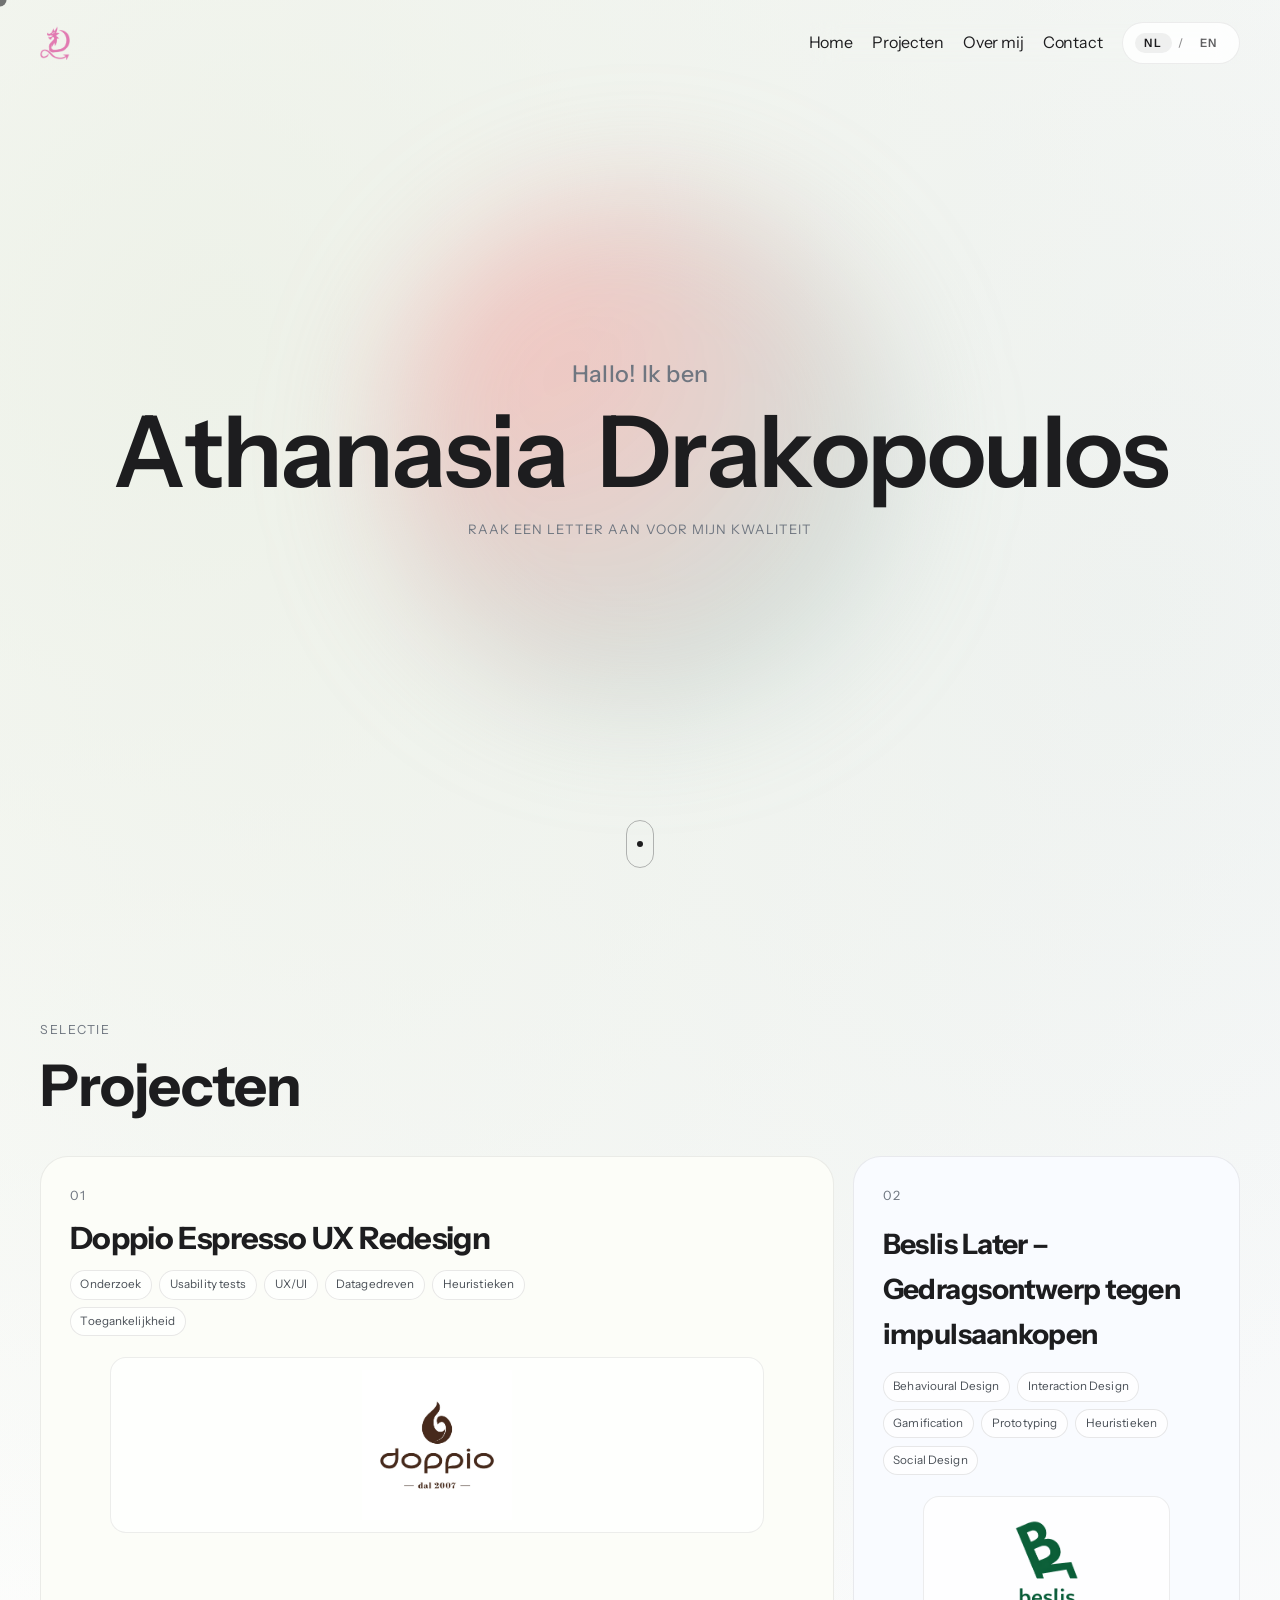
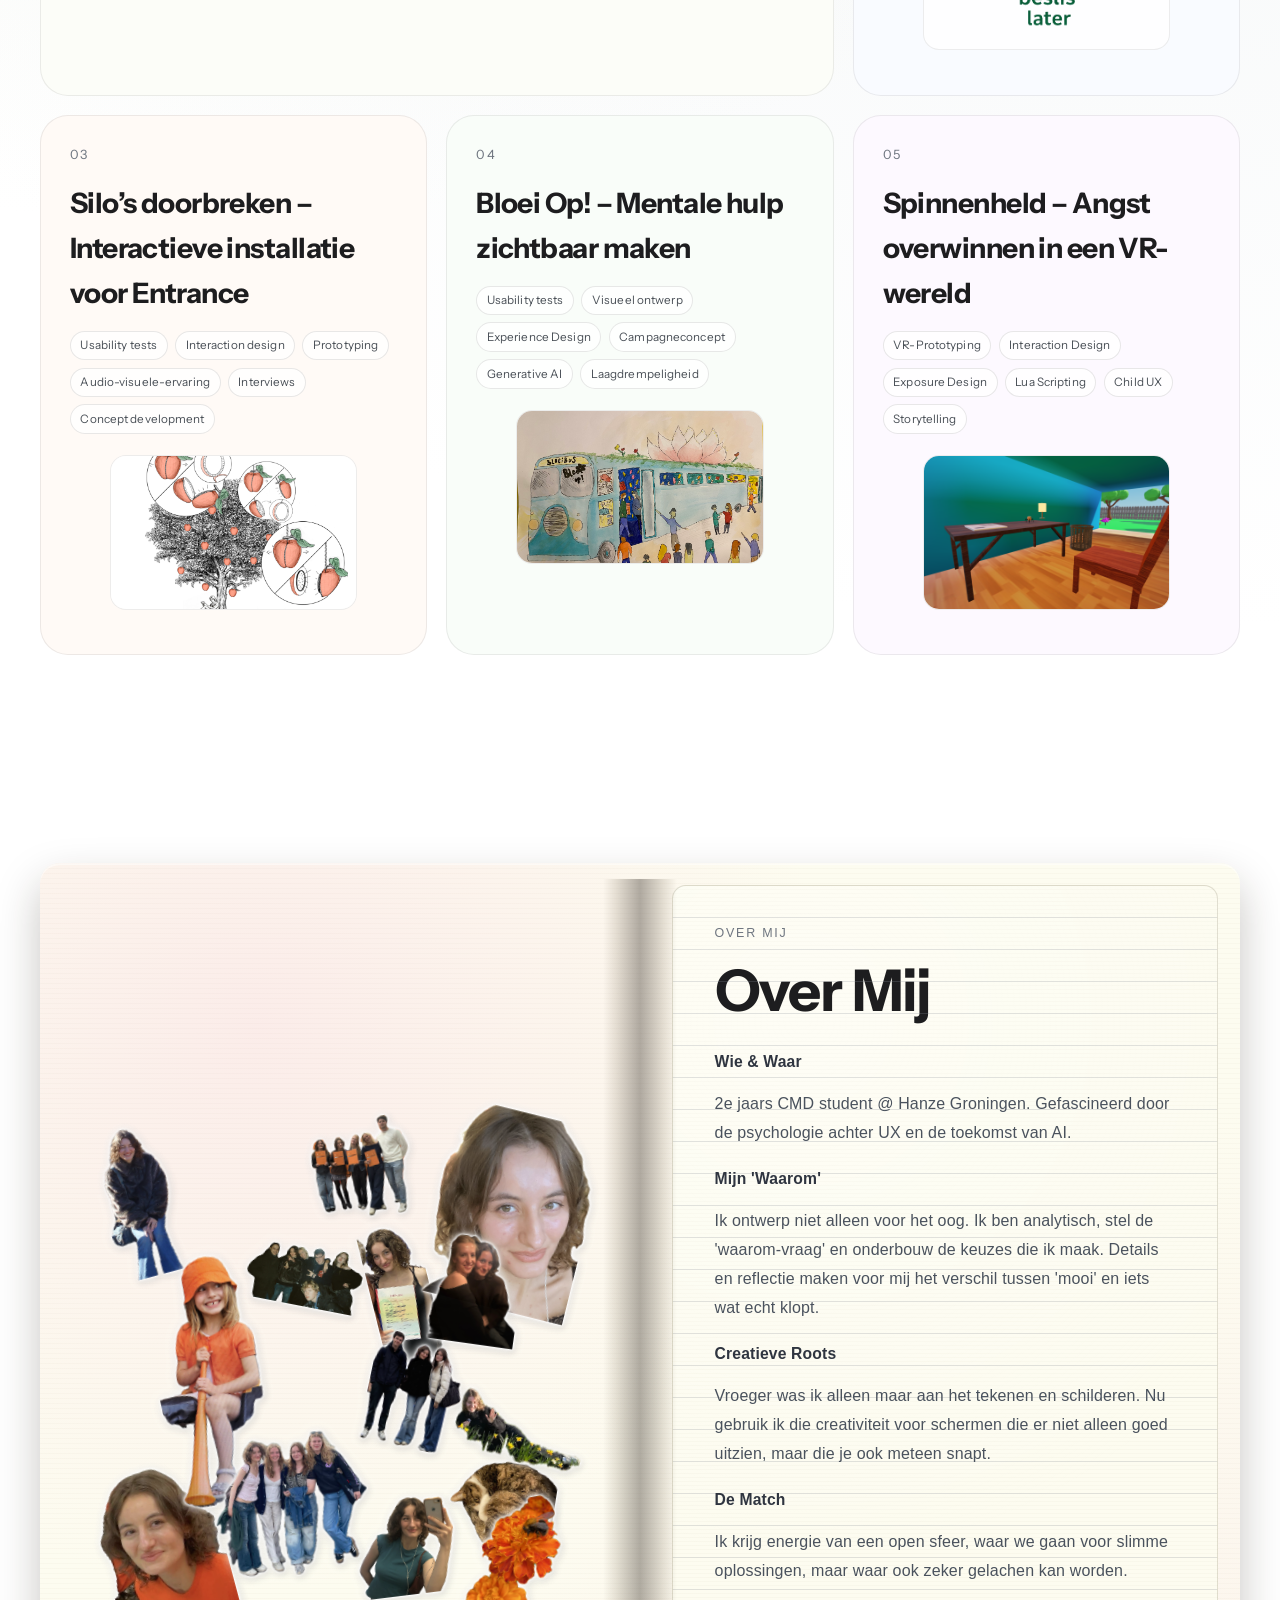
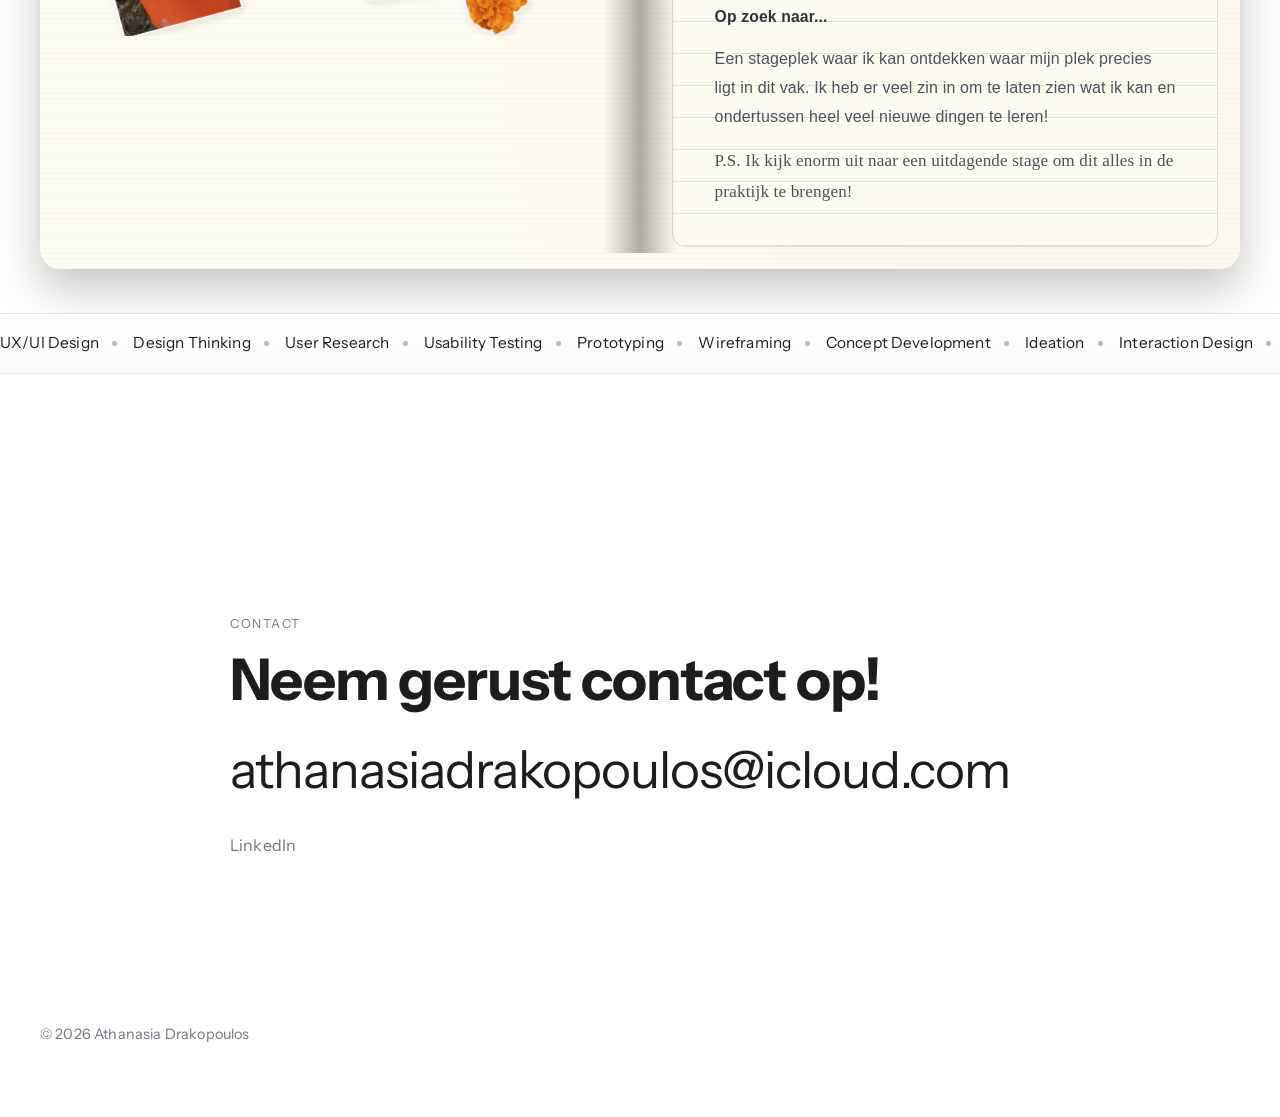
<file: index.html>
<!doctype html>
<html lang="nl">
  <head>
    <meta charset="UTF-8" />
    <meta name="viewport" content="width=device-width, initial-scale=1.0" />
    <meta
      name="description"
      content="Portfolio van Athanasia Drakopoulos - modern, minimalistisch en responsive webdesign."
    />
    <title>Portfolio | Athanasia Drakopoulos</title>
    <link rel="preconnect" href="https://fonts.googleapis.com" />
    <link rel="preconnect" href="https://fonts.gstatic.com" crossorigin />
    <link
      href="https://fonts.googleapis.com/css2?family=Instrument+Sans:wght@400;500;600;700&display=swap"
      rel="stylesheet"
    />
    <link rel="stylesheet" href="css/styles.css" />
  </head>
  <body>
    <div class="cursor-dot" aria-hidden="true"></div>

    <header class="site-header" id="top">
      <div class="container nav-wrap">
        <a class="logo-link fade-in" href="#home" aria-label="Ga naar home">
          <img
            src="logotje1.png"
            alt="Portfolio logo"
            class="logo"
            loading="eager"
          />
        </a>

        <button
          class="menu-toggle"
          type="button"
          aria-expanded="false"
          aria-controls="site-nav"
          aria-label="Open navigatie"
        >
          <span></span>
          <span></span>
          <span></span>
        </button>

        <nav class="site-nav" id="site-nav" aria-label="Hoofdnavigatie">
          <a href="#home">Home</a>
          <a href="#projecten">Projecten</a>
          <a href="#over-mij">Over mij</a>
          <a href="#contact">Contact</a>
        </nav>
      </div>
    </header>

    <main>
      <section class="hero" id="home" aria-labelledby="hero-title">
        <div class="hero-blob" aria-hidden="true"></div>
        <div class="container hero-content">
          <h1
            id="hero-title"
            class="hero-title"
            aria-label="Hallo! Ik ben Athanasia Drakopoulos"
          >
            <span class="hero-greeting">Hallo! Ik ben</span>
            <span
              class="hero-name"
              data-name="Athanasia Drakopoulos"
              aria-label="Athanasia Drakopoulos"
            >
              Athanasia Drakopoulos
            </span>
          </h1>
          <p class="hero-quality" id="hero-quality" aria-live="polite">
            Raak een letter aan voor mijn kwaliteit
          </p>
        </div>
        <a
          class="scroll-indicator"
          href="#projecten"
          aria-label="Scroll naar projecten"
        >
          <span></span>
        </a>
      </section>

      <section
        class="projects section"
        id="projecten"
        aria-labelledby="projects-title"
      >
        <div class="container">
          <p class="eyebrow reveal">Selectie</p>
          <h2 id="projects-title" class="section-title reveal">Projecten</h2>

          <div class="projects-grid">
            <a
              class="project-card project-1 reveal"
              href="project-1.html"
              aria-label="Bekijk project 1 case study"
            >
              <p class="project-index">01</p>
              <h3
                data-nl="Doppio Espresso UX Redesign"
                data-en="Doppio Espresso UX Redesign"
              >
                Doppio Espresso UX Redesign
              </h3>
              <ul class="project-keywords" aria-label="Project kernwoorden">
                <li data-nl="Onderzoek" data-en="Research">Onderzoek</li>
                <li data-nl="Usability tests" data-en="Usability tests">
                  Usability tests
                </li>
                <li data-nl="UX/UI" data-en="UX/UI">UX/UI</li>
                <li data-nl="Datagedreven" data-en="Data-driven">
                  Datagedreven
                </li>
                <li data-nl="Heuristieken" data-en="Heuristics">
                  Heuristieken
                </li>
                <li data-nl="Toegankelijkheid" data-en="Accessibility">
                  Toegankelijkheid
                </li>
              </ul>
              <figure class="project-preview-media" aria-hidden="true">
                <img
                  src="doppio logo.jpg"
                  alt="Doppio logo als projectvisual"
                  loading="lazy"
                />
              </figure>
            </a>

            <a
              class="project-card project-2 reveal"
              href="project-2.html"
              aria-label="Bekijk project 2 case study"
            >
              <p class="project-index">02</p>
              <h3
                data-nl="Beslis Later – Gedragsontwerp tegen impulsaankopen"
                data-en="Decide Later – Behavioral Design to Prevent Impulse Purchases"
              >
                Beslis Later – Gedragsontwerp tegen impulsaankopen
              </h3>
              <ul class="project-keywords" aria-label="Project kernwoorden">
                <li data-nl="Behavioural Design" data-en="Behavioral Design">
                  Behavioural Design
                </li>
                <li data-nl="Interaction Design" data-en="Interaction Design">
                  Interaction Design
                </li>
                <li data-nl="Gamification" data-en="Gamification">
                  Gamification
                </li>
                <li data-nl="Prototyping" data-en="Prototyping">Prototyping</li>
                <li data-nl="Heuristieken" data-en="Heuristics">
                  Heuristieken
                </li>
                <li data-nl="Social Design" data-en="Social Design">
                  Social Design
                </li>
              </ul>
              <figure class="project-preview-media" aria-hidden="true">
                <img
                  src="beslis later logo case.png"
                  alt="Beslis Later logo als projectvisual"
                  loading="lazy"
                />
              </figure>
            </a>

            <a
              class="project-card project-3 reveal"
              href="project-3.html"
              aria-label="Bekijk project 3 case study"
            >
              <p class="project-index">03</p>
              <h3
                data-nl="Silo’s doorbreken – Interactieve installatie voor Entrance"
                data-en="Breaking Down Silos – Interactive Installation for Entrance"
              >
                Silo’s doorbreken – Interactieve installatie voor Entrance
              </h3>
              <ul class="project-keywords" aria-label="Project kernwoorden">
                <li data-nl="Usability tests" data-en="Usability tests">
                  Usability tests
                </li>
                <li data-nl="Interaction design" data-en="Interaction Design">
                  Interaction design
                </li>
                <li data-nl="Prototyping" data-en="Prototyping">Prototyping</li>
                <li
                  data-nl="Audio-visuele-ervaring"
                  data-en="Audiovisual Experience"
                >
                  Audio-visuele-ervaring
                </li>
                <li data-nl="Interviews" data-en="Interviews">Interviews</li>
                <li data-nl="Concept development" data-en="Concept Development">
                  Concept development
                </li>
              </ul>
              <figure class="project-preview-media" aria-hidden="true">
                <img
                  src="appeltje pfi.png"
                  alt="Appeltje PFI als projectvisual"
                  loading="lazy"
                />
              </figure>
            </a>

            <a
              class="project-card project-4 reveal"
              href="project-4.html"
              aria-label="Bekijk project 4 case study"
            >
              <p class="project-index">04</p>
              <h3
                data-nl="Bloei Op! – Mentale hulp zichtbaar maken"
                data-en="Bloei Op! – Making Mental Health Support Visible"
              >
                Bloei Op! – Mentale hulp zichtbaar maken
              </h3>
              <ul class="project-keywords" aria-label="Project kernwoorden">
                <li data-nl="Usability tests" data-en="Usability tests">
                  Usability tests
                </li>
                <li data-nl="Visueel ontwerp" data-en="Visual Design">
                  Visueel ontwerp
                </li>
                <li data-nl="Experience Design" data-en="Experience Design">
                  Experience Design
                </li>
                <li data-nl="Campagneconcept" data-en="Campaign Concept">
                  Campagneconcept
                </li>
                <li data-nl="Generative AI" data-en="Generative AI">
                  Generative AI
                </li>
                <li data-nl="Laagdrempeligheid" data-en="Accessibility">
                  Laagdrempeligheid
                </li>
              </ul>
              <figure class="project-preview-media" aria-hidden="true">
                <img
                  src="tekening buitenkant.png"
                  alt="Tekening buitenkant als projectvisual"
                  loading="lazy"
                />
              </figure>
            </a>

            <a
              class="project-card project-5 reveal"
              href="project-5.html"
              aria-label="Bekijk project 5 case study"
            >
              <p class="project-index">05</p>
              <h3
                data-nl="Spinnenheld – Angst overwinnen in een VR-wereld"
                data-en="Spinnenheld – Overcoming Fear in a VR World"
              >
                Spinnenheld – Angst overwinnen in een VR-wereld
              </h3>
              <ul class="project-keywords" aria-label="Project kernwoorden">
                <li data-nl="VR-Prototyping" data-en="VR Prototyping">
                  VR-Prototyping
                </li>
                <li data-nl="Interaction Design" data-en="Interaction Design">
                  Interaction Design
                </li>
                <li data-nl="Exposure Design" data-en="Exposure Design">
                  Exposure Design
                </li>
                <li data-nl="Lua Scripting" data-en="Lua Scripting">
                  Lua Scripting
                </li>
                <li data-nl="Child UX" data-en="Child UX">Child UX</li>
                <li data-nl="Storytelling" data-en="Storytelling">
                  Storytelling
                </li>
              </ul>
              <figure class="project-preview-media" aria-hidden="true">
                <img
                  src="gerrit kamer.png"
                  alt="Gerrit kamer als projectvisual"
                  loading="lazy"
                />
              </figure>
            </a>
          </div>
        </div>
      </section>

      <section
        class="about section"
        id="over-mij"
        aria-labelledby="about-title"
      >
        <div class="container about-grid">
          <div class="about-page about-page-left reveal" aria-hidden="true">
            <div class="about-stickers">
              <figure class="sticker sticker-a">
                <img src="lachen.png" alt="Stickerfoto lachen" loading="lazy" />
              </figure>
              <figure class="sticker sticker-b">
                <img src="selfie.png" alt="Stickerfoto selfie" loading="lazy" />
              </figure>
              <figure class="sticker sticker-c">
                <img src="little.png" alt="Stickerfoto little" loading="lazy" />
              </figure>
              <figure class="sticker sticker-d">
                <img
                  src="bloemetjes.png"
                  alt="Stickerfoto bloemetjes"
                  loading="lazy"
                />
              </figure>
              <figure class="sticker sticker-e">
                <img
                  src="oranje shirt.png"
                  alt="Stickerfoto oranje shirt"
                  loading="lazy"
                />
              </figure>
              <figure class="sticker sticker-f">
                <img
                  src="vrienden.png"
                  alt="Stickerfoto vrienden"
                  loading="lazy"
                />
              </figure>
              <figure class="sticker sticker-g">
                <img
                  src="vrienden 2.png"
                  alt="Stickerfoto vrienden 2"
                  loading="lazy"
                />
              </figure>
              <figure class="sticker sticker-h">
                <img src="snoes.png" alt="Stickerfoto snoes" loading="lazy" />
              </figure>
              <figure class="sticker sticker-i">
                <img src="p.png" alt="Stickerfoto p" loading="lazy" />
              </figure>
              <figure class="sticker sticker-j">
                <img src="kerst.png" alt="Stickerfoto kerst" loading="lazy" />
              </figure>
              <figure class="sticker sticker-k">
                <img
                  src="diploma.png"
                  alt="Stickerfoto diploma"
                  loading="lazy"
                />
              </figure>
              <figure class="sticker sticker-l">
                <img src="janine.png" alt="Stickerfoto janine" loading="lazy" />
              </figure>
              <figure class="sticker sticker-m">
                <img
                  src="selfie2.png"
                  alt="Stickerfoto selfie 2"
                  loading="lazy"
                />
              </figure>
              <figure class="sticker sticker-n">
                <img
                  src="zonnetje.png"
                  alt="Stickerfoto zonnetje"
                  loading="lazy"
                />
              </figure>
              <figure class="sticker sticker-o">
                <img
                  src="bloembij.png"
                  alt="Stickerfoto bloembij"
                  loading="lazy"
                />
              </figure>
            </div>
          </div>

          <div class="about-page about-page-right about-content reveal">
            <p class="eyebrow">Over mij</p>
            <h2 id="about-title" class="section-title">Over Mij</h2>
            <div class="about-copy">
              <h3>Wie &amp; Waar</h3>
              <p>
                2e jaars CMD student @ Hanze Groningen. Gefascineerd door de
                psychologie achter UX en de toekomst van AI.
              </p>

              <h3>Mijn 'Waarom'</h3>
              <p>
                Ik ontwerp niet alleen voor het oog. Ik ben analytisch, stel de
                'waarom-vraag' en onderbouw de keuzes die ik maak. Details en
                reflectie maken voor mij het verschil tussen 'mooi' en iets wat
                echt klopt.
              </p>

              <h3>Creatieve Roots</h3>
              <p>
                Vroeger was ik alleen maar aan het tekenen en schilderen. Nu
                gebruik ik die creativiteit voor schermen die er niet alleen
                goed uitzien, maar die je ook meteen snapt.
              </p>

              <h3>De Match</h3>
              <p>
                Ik krijg energie van een open sfeer, waar we gaan voor slimme
                oplossingen, maar waar ook zeker gelachen kan worden.
              </p>

              <h3>Op zoek naar...</h3>
              <p>
                Een stageplek waar ik kan ontdekken waar mijn plek precies ligt
                in dit vak. Ik heb er veel zin in om te laten zien wat ik kan en
                ondertussen heel veel nieuwe dingen te leren!
              </p>

              <p class="about-ps">
                P.S. Ik kijk enorm uit naar een uitdagende stage om dit alles in
                de praktijk te brengen!
              </p>
            </div>
          </div>
        </div>

        <div class="skills-track reveal" aria-label="Skills">
          <div class="skills-track-inner">
            <ul class="skills-line" role="list">
              <li>UX/UI Design</li>
              <li>Design Thinking</li>
              <li>User Research</li>
              <li>Usability Testing</li>
              <li>Prototyping</li>
              <li>Wireframing</li>
              <li>Concept Development</li>
              <li>Ideation</li>
              <li>Interaction Design</li>
              <li>Experience Design</li>
              <li>Visual Storytelling</li>
              <li>Problem Solving</li>
              <li>Creative Thinking</li>
              <li>Figma</li>
              <li>Adobe Illustrator</li>
              <li>Miro</li>
              <li>Behavioural Design</li>
            </ul>
            <ul class="skills-line" role="list" aria-hidden="true">
              <li>UX/UI Design</li>
              <li>Design Thinking</li>
              <li>User Research</li>
              <li>Usability Testing</li>
              <li>Prototyping</li>
              <li>Wireframing</li>
              <li>Concept Development</li>
              <li>Ideation</li>
              <li>Interaction Design</li>
              <li>Experience Design</li>
              <li>Visual Storytelling</li>
              <li>Problem Solving</li>
              <li>Creative Thinking</li>
              <li>Figma</li>
              <li>Adobe Illustrator</li>
              <li>Miro</li>
              <li>Behavioural Design</li>
            </ul>
          </div>
        </div>
      </section>

      <section
        class="contact section"
        id="contact"
        aria-labelledby="contact-title"
      >
        <div class="container contact-wrap reveal">
          <p class="eyebrow">Contact</p>
          <h2 id="contact-title" class="section-title">
            Neem gerust contact op!
          </h2>
          <a class="mail-link" href="mailto:athanasiadrakopoulos@icloud.com"
            >athanasiadrakopoulos@icloud.com</a
          >

          <div class="socials" aria-label="Social media links">
            <a
              href="https://linkedin.com/in/athanasiadrakopoulos"
              aria-label="LinkedIn"
              target="_blank"
              rel="noopener noreferrer"
              >LinkedIn</a
            >
          </div>
        </div>
      </section>
    </main>

    <footer class="site-footer">
      <div class="container">
        <p>&copy; <span id="year"></span> Athanasia Drakopoulos</p>
      </div>
    </footer>

    <script src="js/main.js" defer></script>
  </body>
</html>
</file>
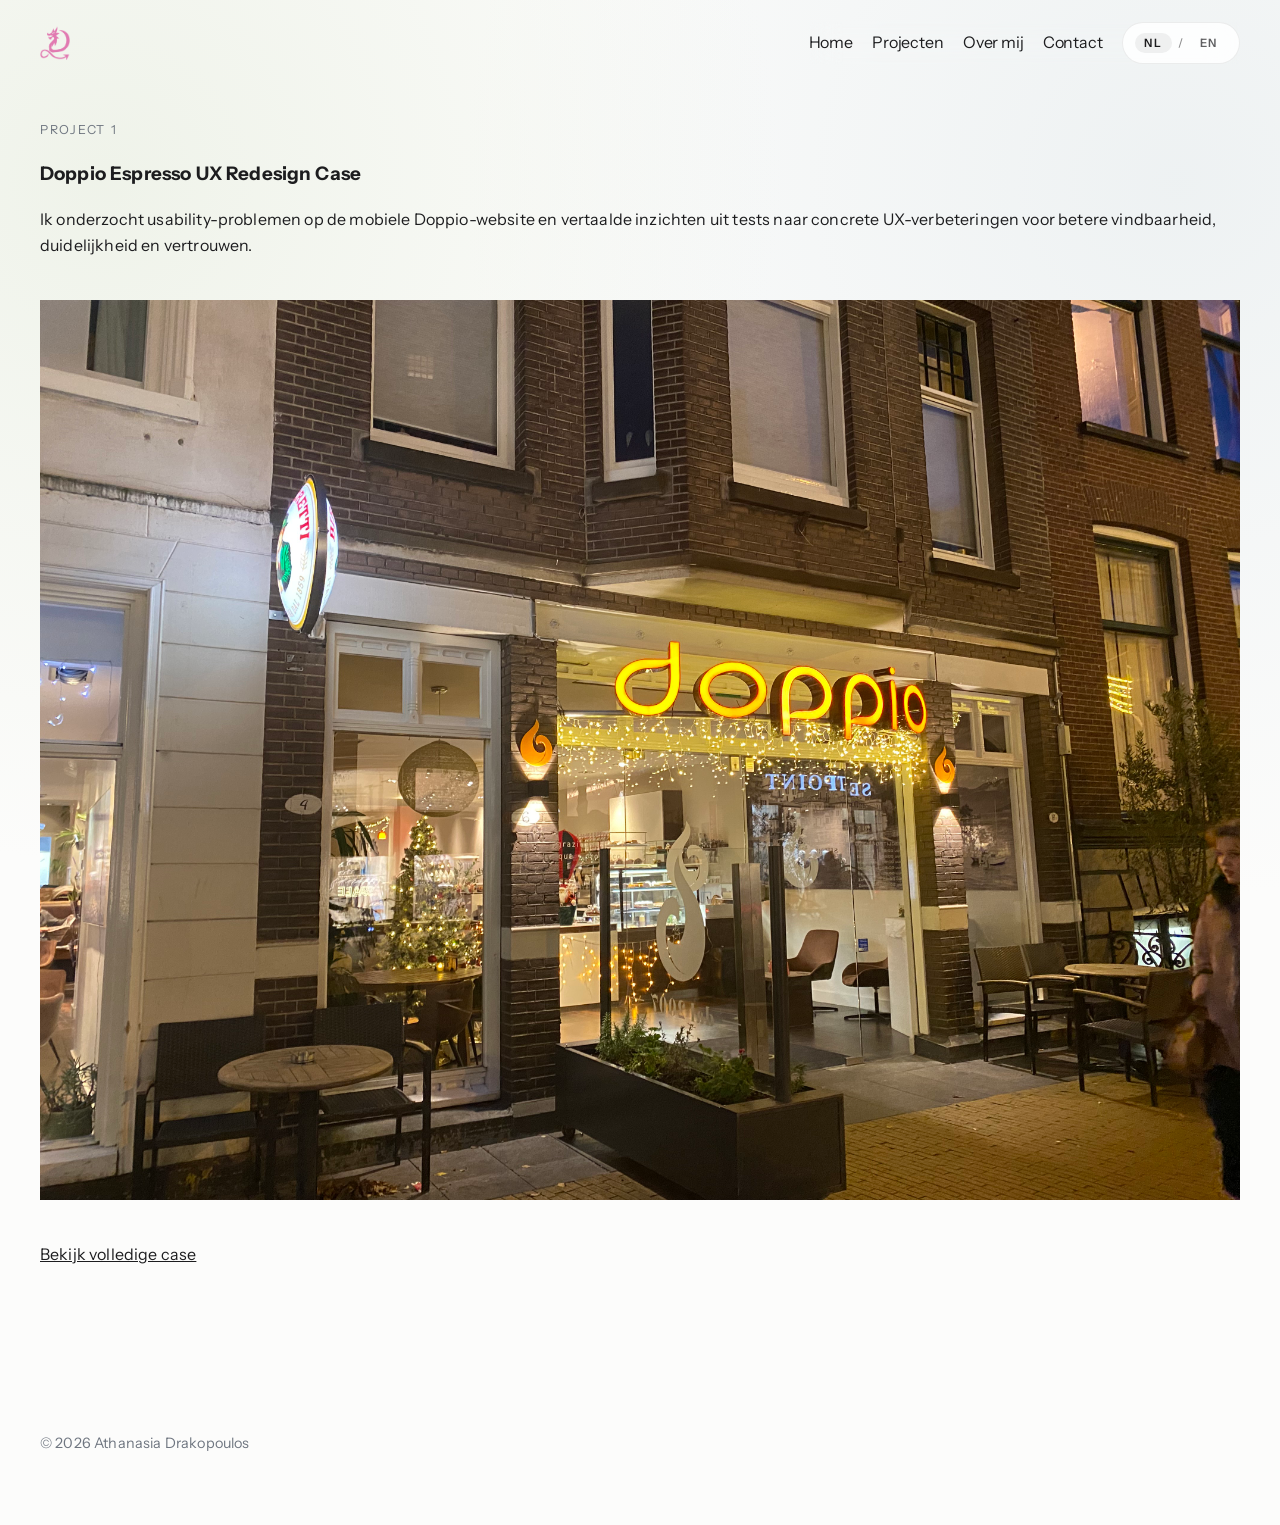
<file: about.html>
<!doctype html>
<html lang="nl">
  <head>
    <meta charset="UTF-8" />
    <meta name="viewport" content="width=device-width, initial-scale=1.0" />
    <meta
      name="description"
      content="Introductiepagina van Project 1 - Doppio Espresso UX Redesign Case."
    />
    <title>Project 1 Intro | Athanasia Drakopoulos</title>
    <link rel="preconnect" href="https://fonts.googleapis.com" />
    <link rel="preconnect" href="https://fonts.gstatic.com" crossorigin />
    <link
      href="https://fonts.googleapis.com/css2?family=Instrument+Sans:wght@400;500;600;700&display=swap"
      rel="stylesheet"
    />
    <link rel="stylesheet" href="css/styles.css" />
  </head>
  <body class="case-page project-about-page">
    <header class="site-header" id="top">
      <div class="container nav-wrap">
        <a
          class="logo-link fade-in"
          href="index.html#home"
          aria-label="Ga naar home"
        >
          <img
            src="logotje1.png"
            alt="Portfolio logo"
            class="logo"
            loading="eager"
          />
        </a>

        <button
          class="menu-toggle"
          type="button"
          aria-expanded="false"
          aria-controls="site-nav"
          aria-label="Open navigatie"
        >
          <span></span>
          <span></span>
          <span></span>
        </button>

        <nav class="site-nav" id="site-nav" aria-label="Hoofdnavigatie">
          <a href="index.html#home">Home</a>
          <a href="index.html#projecten">Projecten</a>
          <a href="index.html#over-mij">Over mij</a>
          <a href="index.html#contact">Contact</a>
        </nav>
      </div>
    </header>

    <main>
      <section
        class="project-about-hero section"
        aria-labelledby="about-project-title"
      >
        <div class="container reveal">
          <article class="project-about-card">
            <p class="eyebrow">Project 1</p>
            <h1 id="about-project-title">Doppio Espresso UX Redesign Case</h1>
            <p class="project-about-subtext">
              Ik onderzocht usability-problemen op de mobiele Doppio-website en
              vertaalde inzichten uit tests naar concrete UX-verbeteringen voor
              betere vindbaarheid, duidelijkheid en vertrouwen.
            </p>

            <figure class="case-image project-about-image">
              <img
                src="doppio foto bewijs uxe.jpg"
                alt="Introbeeld van de Doppio Espresso UX Redesign Case"
                loading="eager"
              />
            </figure>

            <div class="project-about-actions">
              <a
                class="case-enter-link"
                href="project-1.html"
                aria-label="Open volledige case van project 1"
              >
                Bekijk volledige case
              </a>
            </div>
          </article>
        </div>
      </section>
    </main>

    <footer class="site-footer">
      <div class="container">
        <p>&copy; <span id="year"></span> Athanasia Drakopoulos</p>
      </div>
    </footer>

    <script src="js/main.js" defer></script>
  </body>
</html>
</file>
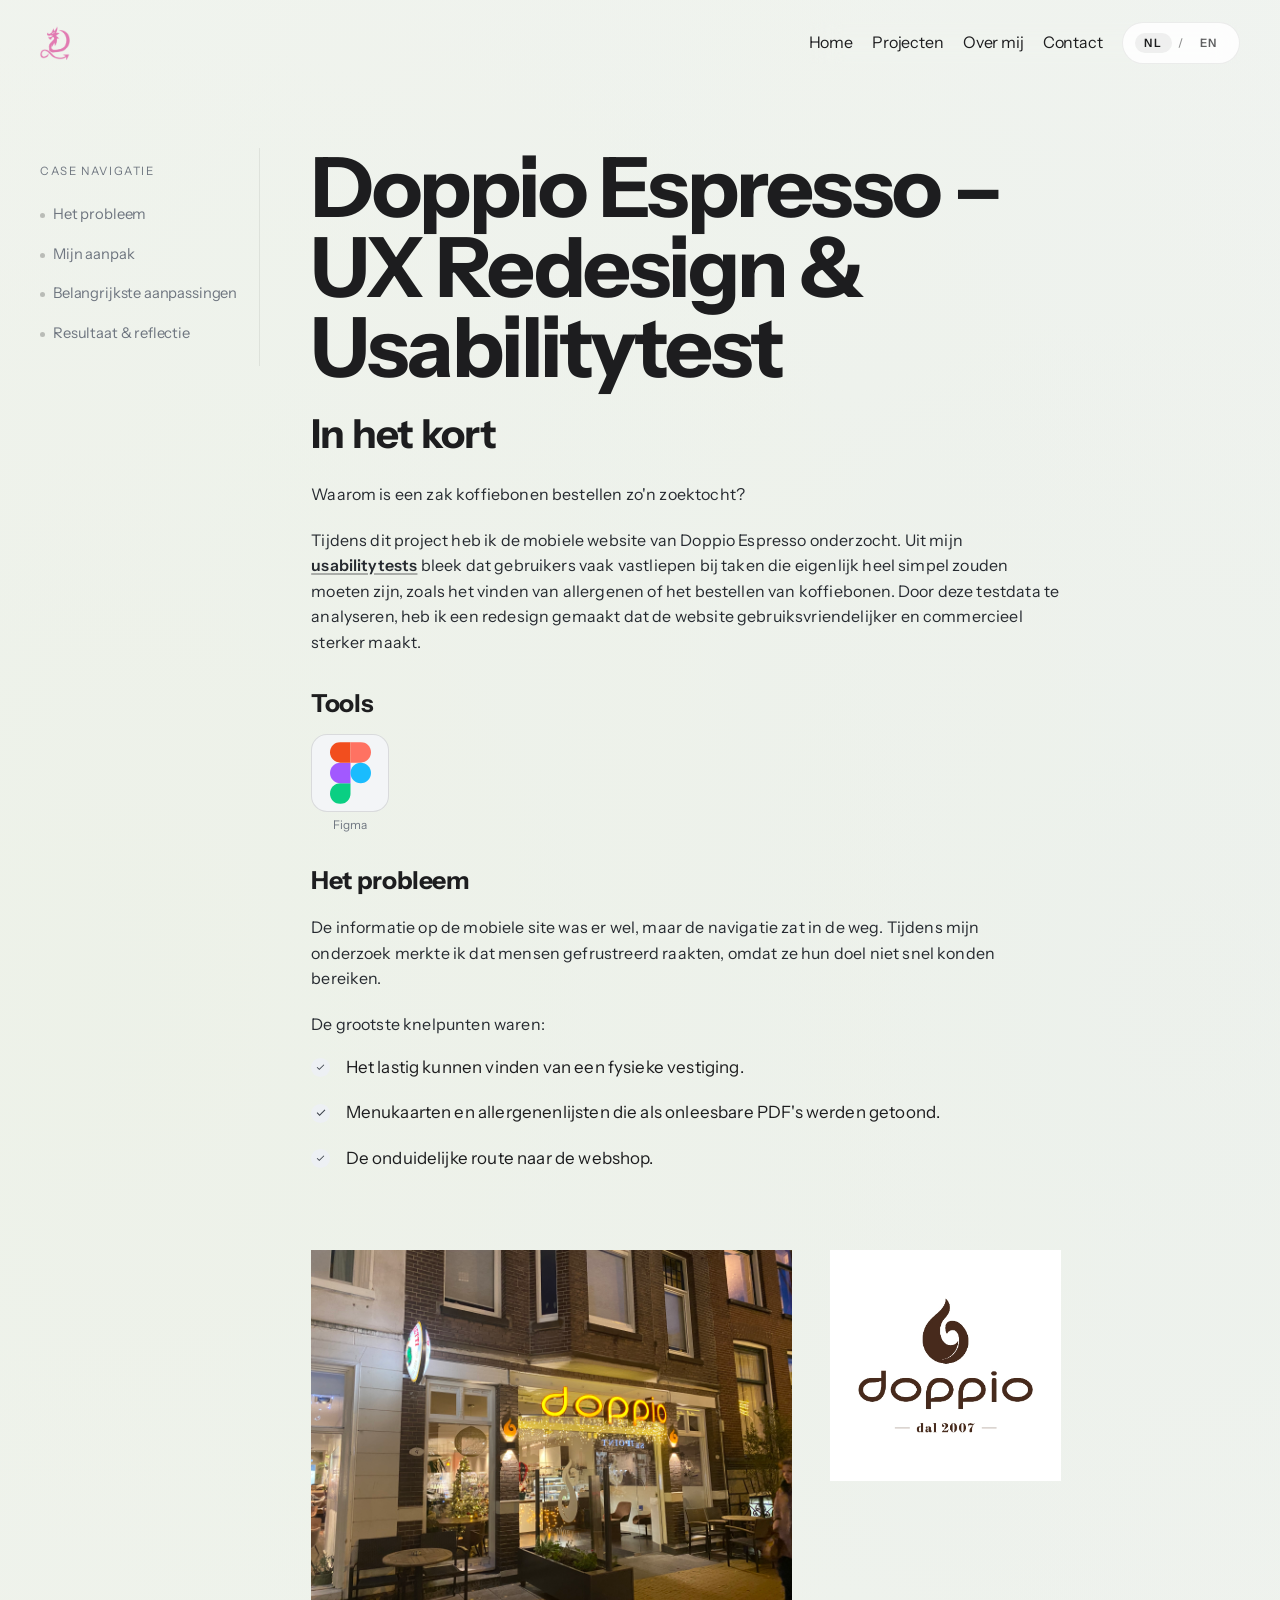
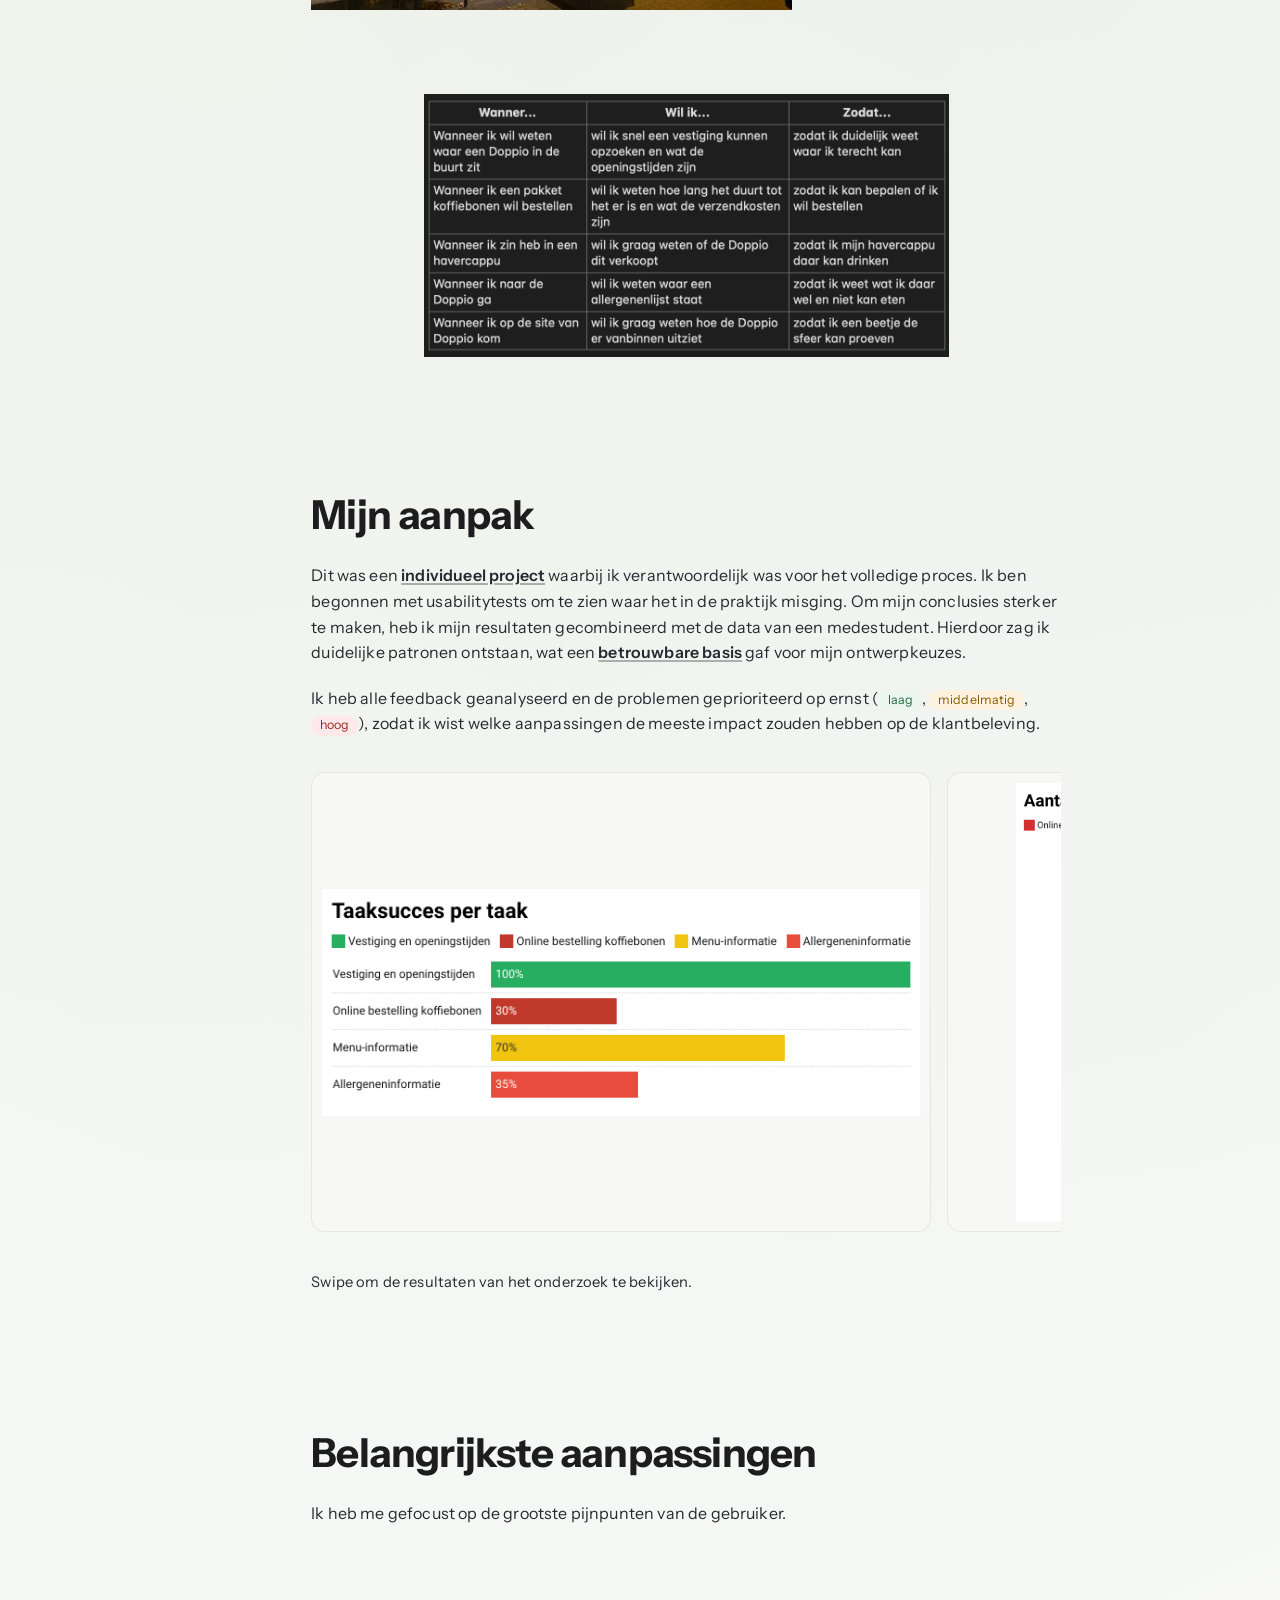
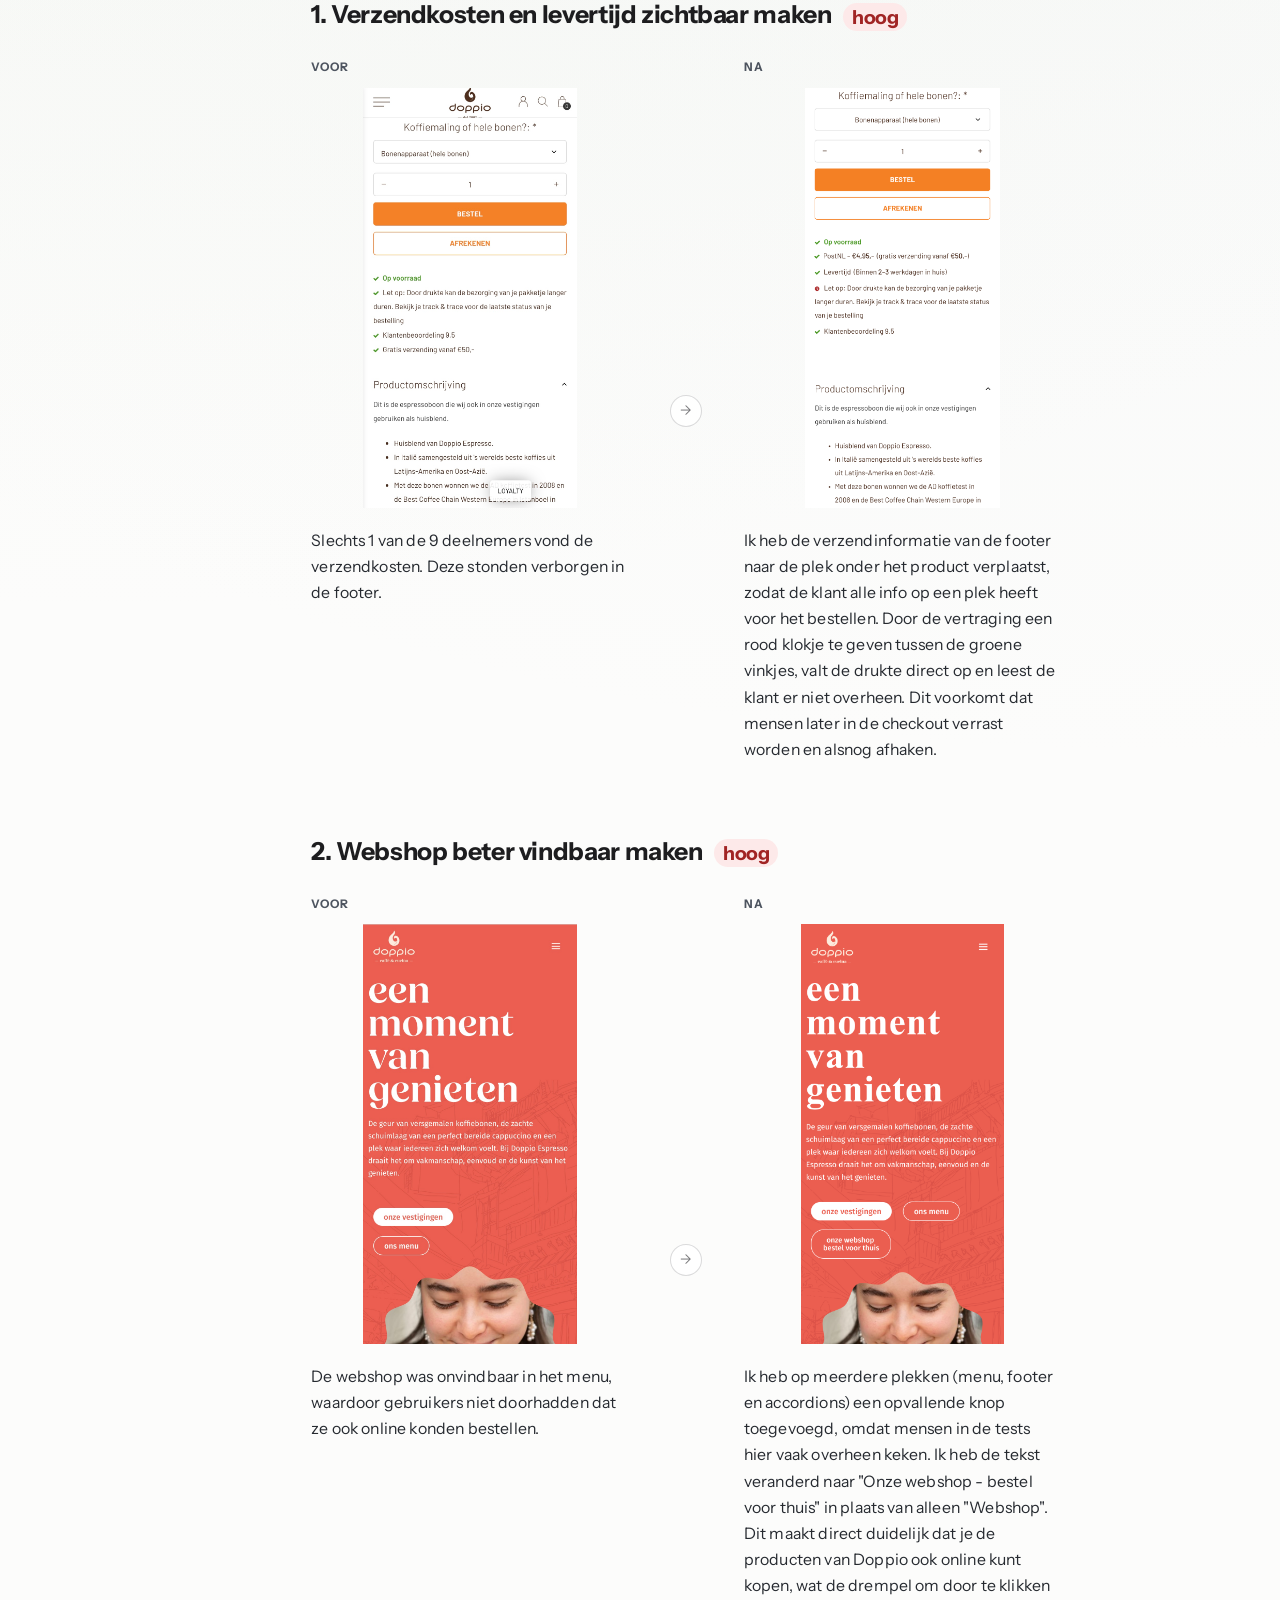
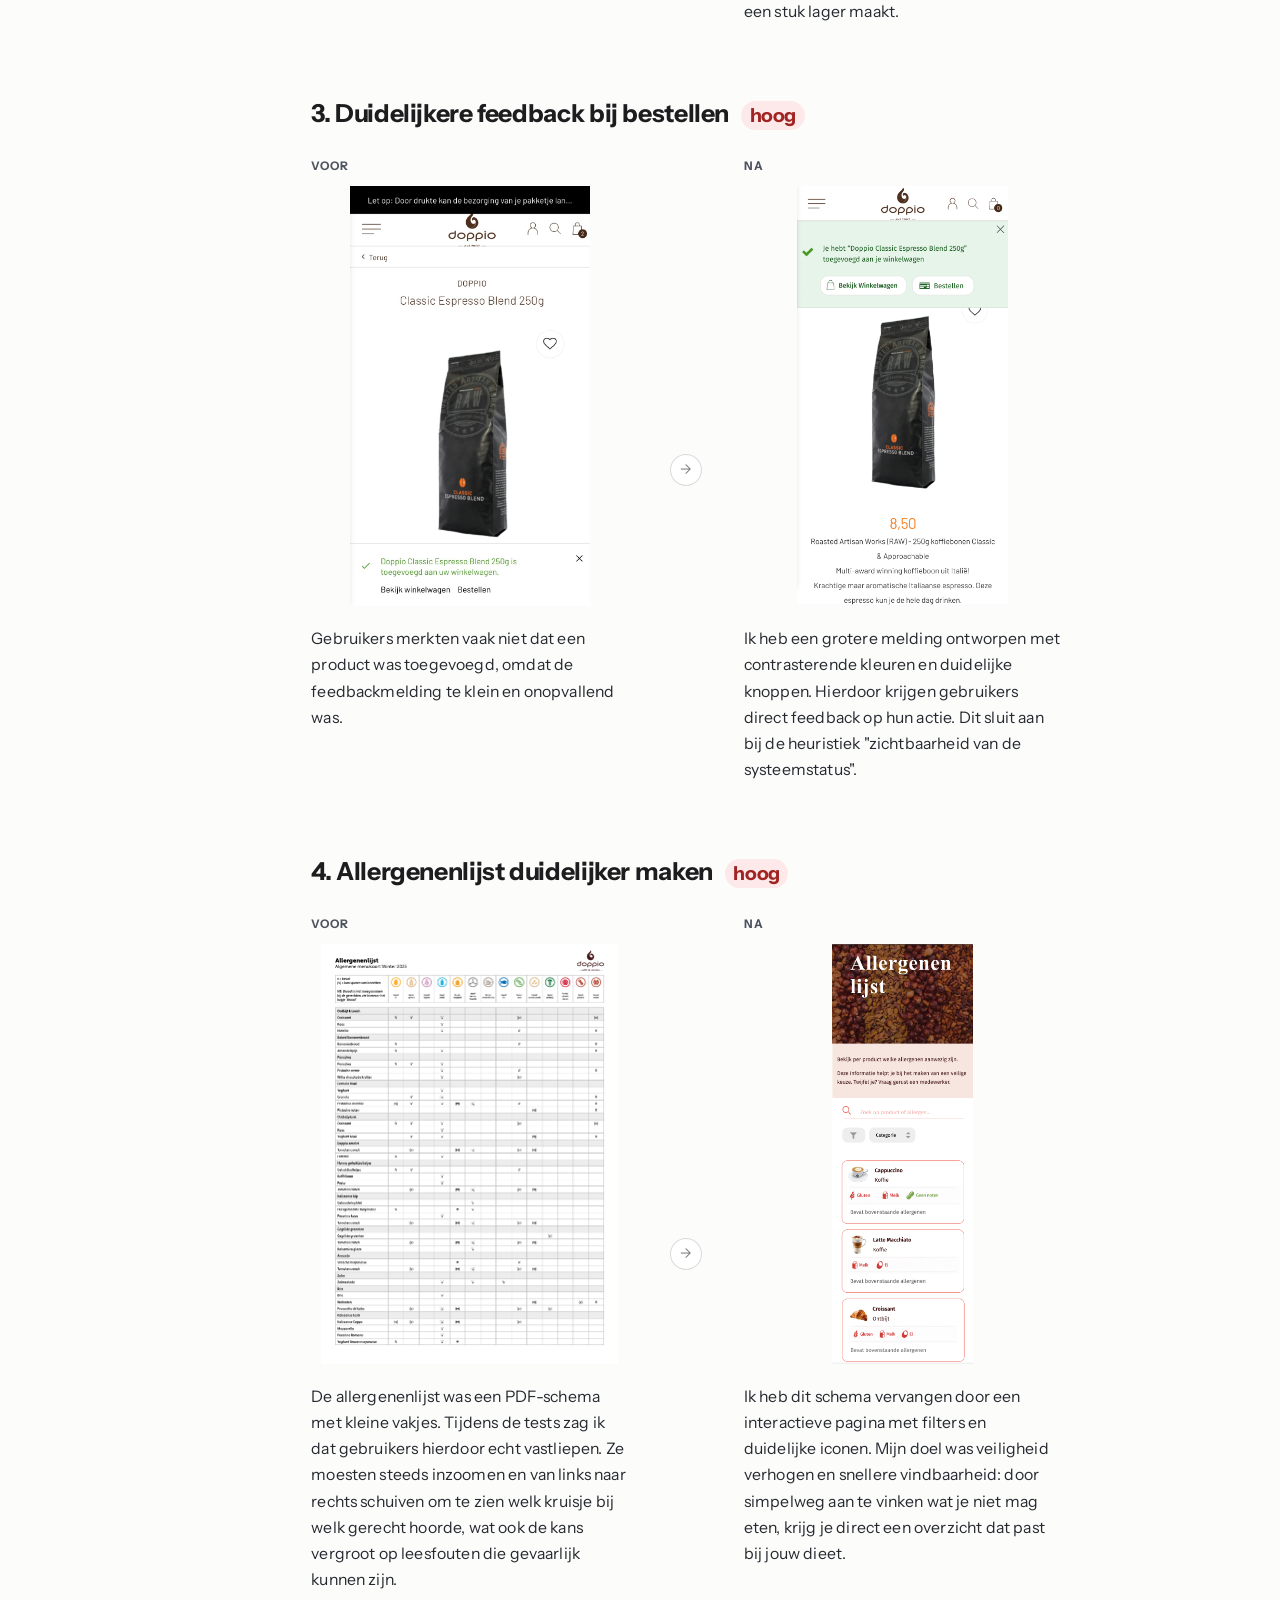
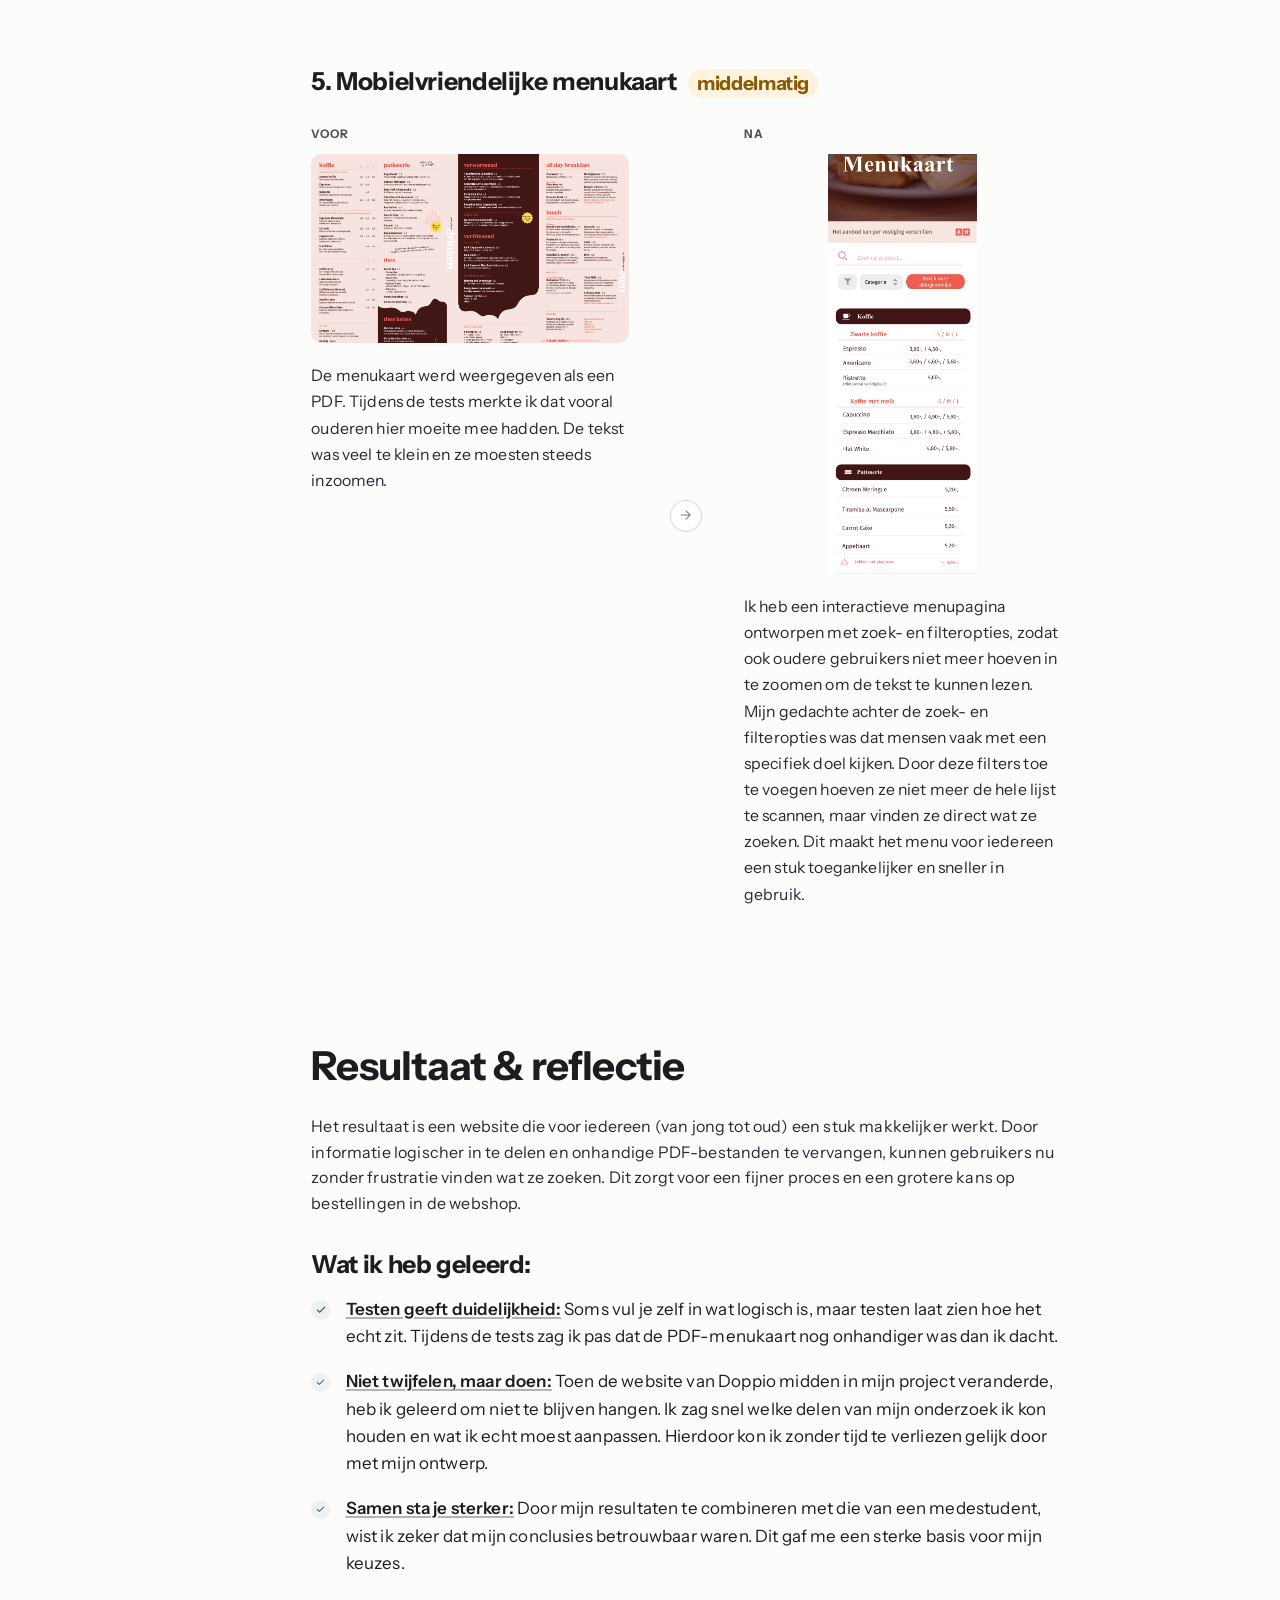
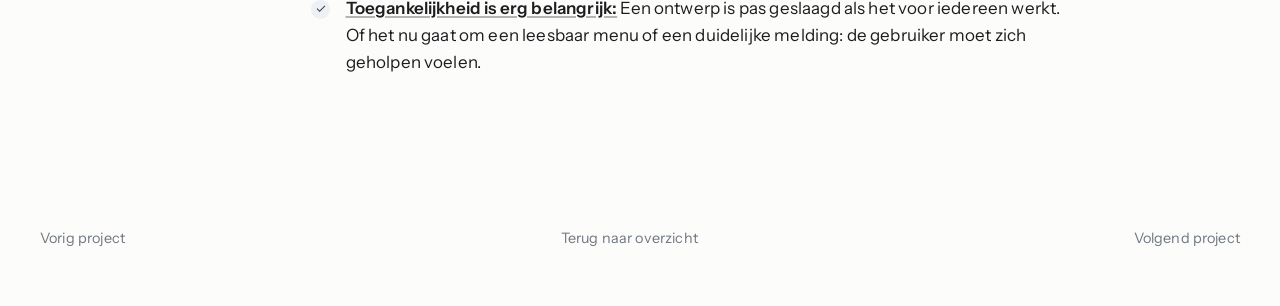
<file: project-1.html>
<!doctype html>
<html lang="nl">
  <head>
    <meta charset="UTF-8" />
    <meta name="viewport" content="width=device-width, initial-scale=1.0" />
    <meta
      name="description"
      content="Case study van Doppio Espresso: UX Redesign en usabilitytest."
    />
    <title>Doppio Espresso – UX Redesign & Usabilitytest</title>
    <link rel="preconnect" href="https://fonts.googleapis.com" />
    <link rel="preconnect" href="https://fonts.gstatic.com" crossorigin />
    <link
      href="https://fonts.googleapis.com/css2?family=Instrument+Sans:wght@400;500;600;700&display=swap"
      rel="stylesheet"
    />
    <link rel="stylesheet" href="css/styles.css?v=20260331a" />
  </head>
  <body class="case-page">
    <header class="site-header" id="top">
      <div class="container nav-wrap">
        <a
          class="logo-link fade-in"
          href="index.html#home"
          aria-label="Ga naar home"
        >
          <img
            src="logotje1.png"
            alt="Portfolio logo"
            class="logo"
            loading="eager"
          />
        </a>

        <button
          class="menu-toggle"
          type="button"
          aria-expanded="false"
          aria-controls="site-nav"
          aria-label="Open navigatie"
        >
          <span></span>
          <span></span>
          <span></span>
        </button>

        <nav class="site-nav" id="site-nav" aria-label="Hoofdnavigatie">
          <a href="index.html#home">Home</a>
          <a href="index.html#projecten">Projecten</a>
          <a href="index.html#over-mij">Over mij</a>
          <a href="index.html#contact">Contact</a>
        </nav>
      </div>
    </header>

    <main>
      <section class="case-hero section" aria-labelledby="case-title">
        <div class="container reveal case-shell">
          <aside class="case-side-nav" aria-label="Case secties">
            <p class="case-side-title">Case navigatie</p>
            <a href="#probleem">Het probleem</a>
            <a href="#aanpak">Mijn aanpak</a>
            <a href="#verbeteringen">Belangrijkste aanpassingen</a>
            <a href="#reflectie">Resultaat &amp; reflectie</a>
          </aside>

          <article class="case-content">
            <h1 id="case-title">
              Doppio Espresso – UX Redesign &amp; Usabilitytest
            </h1>

            <section id="probleem" class="case-block reveal" data-case-section>
              <h2>In het kort</h2>
              <p>Waarom is een zak koffiebonen bestellen zo'n zoektocht?</p>
              <p>
                Tijdens dit project heb ik de mobiele website van Doppio
                Espresso onderzocht. Uit mijn <strong>usabilitytests</strong>
                bleek dat gebruikers vaak vastliepen bij taken die eigenlijk
                heel simpel zouden moeten zijn, zoals het vinden van allergenen
                of het bestellen van koffiebonen. Door deze testdata te
                analyseren, heb ik een redesign gemaakt dat de website
                gebruiksvriendelijker en commercieel sterker maakt.
              </p>

              <h3>Tools</h3>
              <div
                class="case-tools"
                aria-label="Tools gebruikt in dit project"
              >
                <figure class="case-tool-item">
                  <img src="figma.svg" alt="Figma" loading="lazy" />
                  <figcaption>Figma</figcaption>
                </figure>
              </div>

              <h3>Het probleem</h3>
              <p>
                De informatie op de mobiele site was er wel, maar de navigatie
                zat in de weg. Tijdens mijn onderzoek merkte ik dat mensen
                gefrustreerd raakten, omdat ze hun doel niet snel konden
                bereiken.
              </p>

              <p>De grootste knelpunten waren:</p>
              <ul class="case-list">
                <li>Het lastig kunnen vinden van een fysieke vestiging.</li>
                <li>
                  Menukaarten en allergenenlijsten die als onleesbare PDF's
                  werden getoond.
                </li>
                <li>De onduidelijke route naar de webshop.</li>
              </ul>

              <div class="intro-media-pair">
                <figure class="case-image case-image-natural">
                  <picture>
                    <source
                      srcset="doppio foto bewijs uxe.heif"
                      type="image/heif"
                    />
                    <source
                      srcset="doppio foto bewijs uxe.HEIC"
                      type="image/heic"
                    />
                    <img
                      src="doppio foto bewijs uxe.jpg"
                      alt="Bewijsfoto van de mobiele website van Doppio Espresso"
                      loading="lazy"
                    />
                  </picture>
                </figure>
                <figure class="case-image case-image-natural">
                  <img
                    src="doppio logo.jpg"
                    alt="Logo van Doppio Espresso"
                    loading="lazy"
                  />
                </figure>
              </div>

              <figure class="case-image case-image-medium">
                <img
                  src="Jobs to be done uxe.png"
                  alt="Jobs to Be Done overzicht van de Doppio case"
                  loading="lazy"
                />
              </figure>
            </section>

            <section id="aanpak" class="case-block reveal" data-case-section>
              <h2>Mijn aanpak</h2>
              <p>
                Dit was een <strong>individueel project</strong> waarbij ik
                verantwoordelijk was voor het volledige proces. Ik ben begonnen
                met usabilitytests om te zien waar het in de praktijk misging.
                Om mijn conclusies sterker te maken, heb ik mijn resultaten
                gecombineerd met de data van een medestudent. Hierdoor zag ik
                duidelijke patronen ontstaan, wat een
                <strong>betrouwbare basis</strong> gaf voor mijn ontwerpkeuzes.
              </p>
              <p>
                Ik heb alle feedback geanalyseerd en de problemen geprioriteerd
                op ernst (<span class="severity severity-low">laag</span>,
                <span class="severity severity-medium">middelmatig</span>,
                <span class="severity severity-high">hoog</span>), zodat ik wist
                welke aanpassingen de meeste impact zouden hebben op de
                klantbeleving.
              </p>

              <section
                class="metrics-strip reveal"
                aria-label="Horizontaal scrollbare usability grafieken"
              >
                <ul class="metrics-strip__scroller" role="list">
                  <li class="metrics-strip__item">
                    <img
                      src="2Tiv7-taaksucces-per-taak-.png"
                      alt="Grafiek met taaksucces per taak uit de Doppio usabilitytest"
                      loading="lazy"
                    />
                  </li>
                  <li class="metrics-strip__item">
                    <img
                      src="OSny1-aantal-kliks-per-taak-.png"
                      alt="Grafiek met aantal kliks per taak uit de Doppio usabilitytest"
                      loading="lazy"
                    />
                  </li>
                  <li class="metrics-strip__item">
                    <img
                      src="WgeFE-gemiddelde-tijd-per-taak-.png"
                      alt="Grafiek met gemiddelde tijd per taak uit de Doppio usabilitytest"
                      loading="lazy"
                    />
                  </li>
                  <li class="metrics-strip__item">
                    <img
                      src="S7zL3-ernst-van-problemen-.png"
                      alt="Grafiek met de ernst van geconstateerde problemen"
                      loading="lazy"
                    />
                  </li>
                  <li class="metrics-strip__item">
                    <img
                      src="Overzichtstabel usabilitytest.jpg"
                      alt="Overzichtstabel met resultaten van de Doppio usabilitytest"
                      loading="lazy"
                    />
                  </li>
                </ul>
                <p class="metrics-strip__hint">
                  Swipe om de resultaten van het onderzoek te bekijken.
                </p>
              </section>
            </section>

            <section
              id="verbeteringen"
              class="case-block reveal"
              data-case-section
            >
              <h2>Belangrijkste aanpassingen</h2>
              <p>
                Ik heb me gefocust op de grootste pijnpunten van de gebruiker.
              </p>

              <article class="improvement">
                <h3>
                  1. Verzendkosten en levertijd zichtbaar maken
                  <span class="severity severity-high">hoog</span>
                </h3>
                <div class="comparison-grid">
                  <figure class="comparison-card">
                    <figcaption class="comparison-label">
                      <strong>Voor</strong>
                    </figcaption>
                    <img
                      src="verzend en tijd.jpg"
                      alt="Oude situatie waarin verzendkosten en levertijd lastig te vinden zijn"
                      loading="lazy"
                    />
                    <p class="comparison-copy">
                      Slechts 1 van de 9 deelnemers vond de verzendkosten. Deze
                      stonden verborgen in de footer.
                    </p>
                  </figure>
                  <div class="comparison-arrow" aria-hidden="true">
                    <span>→</span>
                  </div>
                  <figure class="comparison-card">
                    <figcaption class="comparison-label">
                      <strong>Na</strong>
                    </figcaption>
                    <img
                      src="her verzend.png"
                      alt="Nieuwe situatie waarin verzendkosten en levertijd direct zichtbaar zijn"
                      loading="lazy"
                    />
                    <p class="comparison-copy">
                      Ik heb de verzendinformatie van de footer naar de plek
                      onder het product verplaatst, zodat de klant alle info op
                      een plek heeft voor het bestellen. Door de vertraging een
                      rood klokje te geven tussen de groene vinkjes, valt de
                      drukte direct op en leest de klant er niet overheen. Dit
                      voorkomt dat mensen later in de checkout verrast worden en
                      alsnog afhaken.
                    </p>
                  </figure>
                </div>
              </article>

              <article class="improvement">
                <h3>
                  2. Webshop beter vindbaar maken
                  <span class="severity severity-high">hoog</span>
                </h3>
                <div class="comparison-grid">
                  <figure class="comparison-card">
                    <figcaption class="comparison-label">
                      <strong>Voor</strong>
                    </figcaption>
                    <img
                      src="webshop knop.jpg"
                      alt="Oude webshop ingang met lage vindbaarheid"
                      loading="lazy"
                    />
                    <p class="comparison-copy">
                      De webshop was onvindbaar in het menu, waardoor gebruikers
                      niet doorhadden dat ze ook online konden bestellen.
                    </p>
                  </figure>
                  <div class="comparison-arrow" aria-hidden="true">
                    <span>→</span>
                  </div>
                  <figure class="comparison-card">
                    <figcaption class="comparison-label">
                      <strong>Na</strong>
                    </figcaption>
                    <img
                      src="her webshop menu knop.png"
                      alt="Nieuwe duidelijke webshopknop in menu"
                      loading="lazy"
                    />
                    <p class="comparison-copy">
                      Ik heb op meerdere plekken (menu, footer en accordions)
                      een opvallende knop toegevoegd, omdat mensen in de tests
                      hier vaak overheen keken. Ik heb de tekst veranderd naar
                      "Onze webshop - bestel voor thuis" in plaats van alleen
                      "Webshop". Dit maakt direct duidelijk dat je de producten
                      van Doppio ook online kunt kopen, wat de drempel om door
                      te klikken een stuk lager maakt.
                    </p>
                  </figure>
                </div>
              </article>

              <article class="improvement">
                <h3>
                  3. Duidelijkere feedback bij bestellen
                  <span class="severity severity-high">hoog</span>
                </h3>
                <div class="comparison-grid">
                  <figure class="comparison-card">
                    <figcaption class="comparison-label">
                      <strong>Voor</strong>
                    </figcaption>
                    <img
                      src="pop up 1.jpg"
                      alt="Oude popup die onduidelijk bevestigt dat een product is toegevoegd"
                      loading="lazy"
                    />
                    <p class="comparison-copy">
                      Gebruikers merkten vaak niet dat een product was
                      toegevoegd, omdat de <strong>feedbackmelding</strong> te
                      klein en onopvallend was.
                    </p>
                  </figure>
                  <div class="comparison-arrow" aria-hidden="true">
                    <span>→</span>
                  </div>
                  <figure class="comparison-card">
                    <figcaption class="comparison-label">
                      <strong>Na</strong>
                    </figcaption>
                    <img
                      src="her pop up.png"
                      alt="Nieuwe duidelijke bestelbevestiging"
                      loading="lazy"
                    />
                    <p class="comparison-copy">
                      Ik heb een grotere melding ontworpen met contrasterende
                      kleuren en duidelijke knoppen. Hierdoor krijgen gebruikers
                      direct feedback op hun actie. Dit sluit aan bij de
                      heuristiek "zichtbaarheid van de systeemstatus".
                    </p>
                  </figure>
                </div>
              </article>

              <article class="improvement">
                <h3>
                  4. Allergenenlijst duidelijker maken
                  <span class="severity severity-high">hoog</span>
                </h3>
                <div class="comparison-grid">
                  <figure class="comparison-card">
                    <figcaption class="comparison-label">
                      <strong>Voor</strong>
                    </figcaption>
                    <img
                      src="allergenen doppio lijst in png.png"
                      alt="Oude allergenenlijst met lage overzichtelijkheid"
                      loading="lazy"
                    />
                    <p class="comparison-copy">
                      De allergenenlijst was een PDF-schema met kleine vakjes.
                      Tijdens de tests zag ik dat gebruikers hierdoor echt
                      vastliepen. Ze moesten steeds inzoomen en van links naar
                      rechts schuiven om te zien welk kruisje bij welk gerecht
                      hoorde, wat ook de kans vergroot op leesfouten die
                      gevaarlijk kunnen zijn.
                    </p>
                  </figure>
                  <div class="comparison-arrow" aria-hidden="true">
                    <span>→</span>
                  </div>
                  <figure class="comparison-card">
                    <figcaption class="comparison-label">
                      <strong>Na</strong>
                    </figcaption>
                    <img
                      src="her allergenen.png"
                      alt="Nieuwe allergenenpagina met filters en visuele ondersteuning"
                      loading="lazy"
                    />
                    <p class="comparison-copy">
                      Ik heb dit schema vervangen door een interactieve pagina
                      met filters en duidelijke iconen. Mijn doel was veiligheid
                      verhogen en snellere vindbaarheid: door simpelweg aan te
                      vinken wat je niet mag eten, krijg je direct een overzicht
                      dat past bij jouw dieet.
                    </p>
                  </figure>
                </div>
              </article>

              <article class="improvement">
                <h3>
                  5. Mobielvriendelijke menukaart
                  <span class="severity severity-medium">middelmatig</span>
                </h3>
                <div class="comparison-grid">
                  <figure class="comparison-card">
                    <figcaption class="comparison-label">
                      <strong>Voor</strong>
                    </figcaption>
                    <img
                      src="figma menukaart pdf kopie.png"
                      alt="Oude menukaart die lastig leesbaar is op mobiel"
                      loading="lazy"
                    />
                    <p class="comparison-copy">
                      De menukaart werd weergegeven als een PDF. Tijdens de
                      tests merkte ik dat vooral <strong>ouderen</strong> hier
                      moeite mee hadden. De tekst was veel te klein en ze
                      moesten steeds inzoomen.
                    </p>
                  </figure>
                  <div class="comparison-arrow" aria-hidden="true">
                    <span>→</span>
                  </div>
                  <figure class="comparison-card">
                    <figcaption class="comparison-label">
                      <strong>Na</strong>
                    </figcaption>
                    <img
                      src="her menukaart pagina.png"
                      alt="Nieuwe interactieve menupagina voor mobiel"
                      loading="lazy"
                    />
                    <p class="comparison-copy">
                      Ik heb een interactieve menupagina ontworpen met zoek- en
                      filteropties, zodat ook oudere gebruikers niet meer hoeven
                      in te zoomen om de tekst te kunnen lezen. Mijn gedachte
                      achter de zoek- en filteropties was dat mensen vaak met
                      een specifiek doel kijken. Door deze filters toe te voegen
                      hoeven ze niet meer de hele lijst te scannen, maar vinden
                      ze direct wat ze zoeken. Dit maakt het menu voor iedereen
                      een stuk toegankelijker en sneller in gebruik.
                    </p>
                  </figure>
                </div>
              </article>
            </section>

            <section id="reflectie" class="case-block reveal" data-case-section>
              <h2>Resultaat & reflectie</h2>
              <p>
                Het resultaat is een website die voor iedereen (van jong tot
                oud) een stuk makkelijker werkt. Door informatie logischer in te
                delen en onhandige PDF-bestanden te vervangen, kunnen gebruikers
                nu zonder frustratie vinden wat ze zoeken. Dit zorgt voor een
                fijner proces en een grotere kans op bestellingen in de webshop.
              </p>

              <h3>Wat ik heb geleerd:</h3>
              <ul class="case-list">
                <li>
                  <strong>Testen geeft duidelijkheid:</strong> Soms vul je zelf
                  in wat logisch is, maar testen laat zien hoe het echt zit.
                  Tijdens de tests zag ik pas dat de PDF-menukaart nog
                  onhandiger was dan ik dacht.
                </li>
                <li>
                  <strong>Niet twijfelen, maar doen:</strong> Toen de website
                  van Doppio midden in mijn project veranderde, heb ik geleerd
                  om niet te blijven hangen. Ik zag snel welke delen van mijn
                  onderzoek ik kon houden en wat ik echt moest aanpassen.
                  Hierdoor kon ik zonder tijd te verliezen gelijk door met mijn
                  ontwerp.
                </li>
                <li>
                  <strong>Samen sta je sterker:</strong> Door mijn resultaten te
                  combineren met die van een medestudent, wist ik zeker dat mijn
                  conclusies <strong>betrouwbaar</strong> waren. Dit gaf me een
                  sterke basis voor mijn keuzes.
                </li>
                <li>
                  <strong>Toegankelijkheid is erg belangrijk:</strong> Een
                  ontwerp is pas geslaagd als het voor iedereen werkt. Of het nu
                  gaat om een leesbaar menu of een duidelijke melding: de
                  gebruiker moet zich geholpen voelen.
                </li>
              </ul>
            </section>
          </article>
        </div>
      </section>
    </main>

    <footer class="site-footer case-footer">
      <div
        class="container case-nav-bottom"
        aria-label="Project navigatie onderaan"
      >
        <a href="#" aria-label="Ga naar vorig project">Vorig project</a>
        <a
          href="index.html#projecten"
          aria-label="Terug naar projecten overzicht"
          >Terug naar overzicht</a
        >
        <a href="project-2.html" aria-label="Ga naar volgend project"
          >Volgend project</a
        >
      </div>
    </footer>

    <script src="js/main.js?v=20260914a" defer></script>
    <script src="js/project.js?v=20260914a" defer></script>
  </body>
</html>
</file>
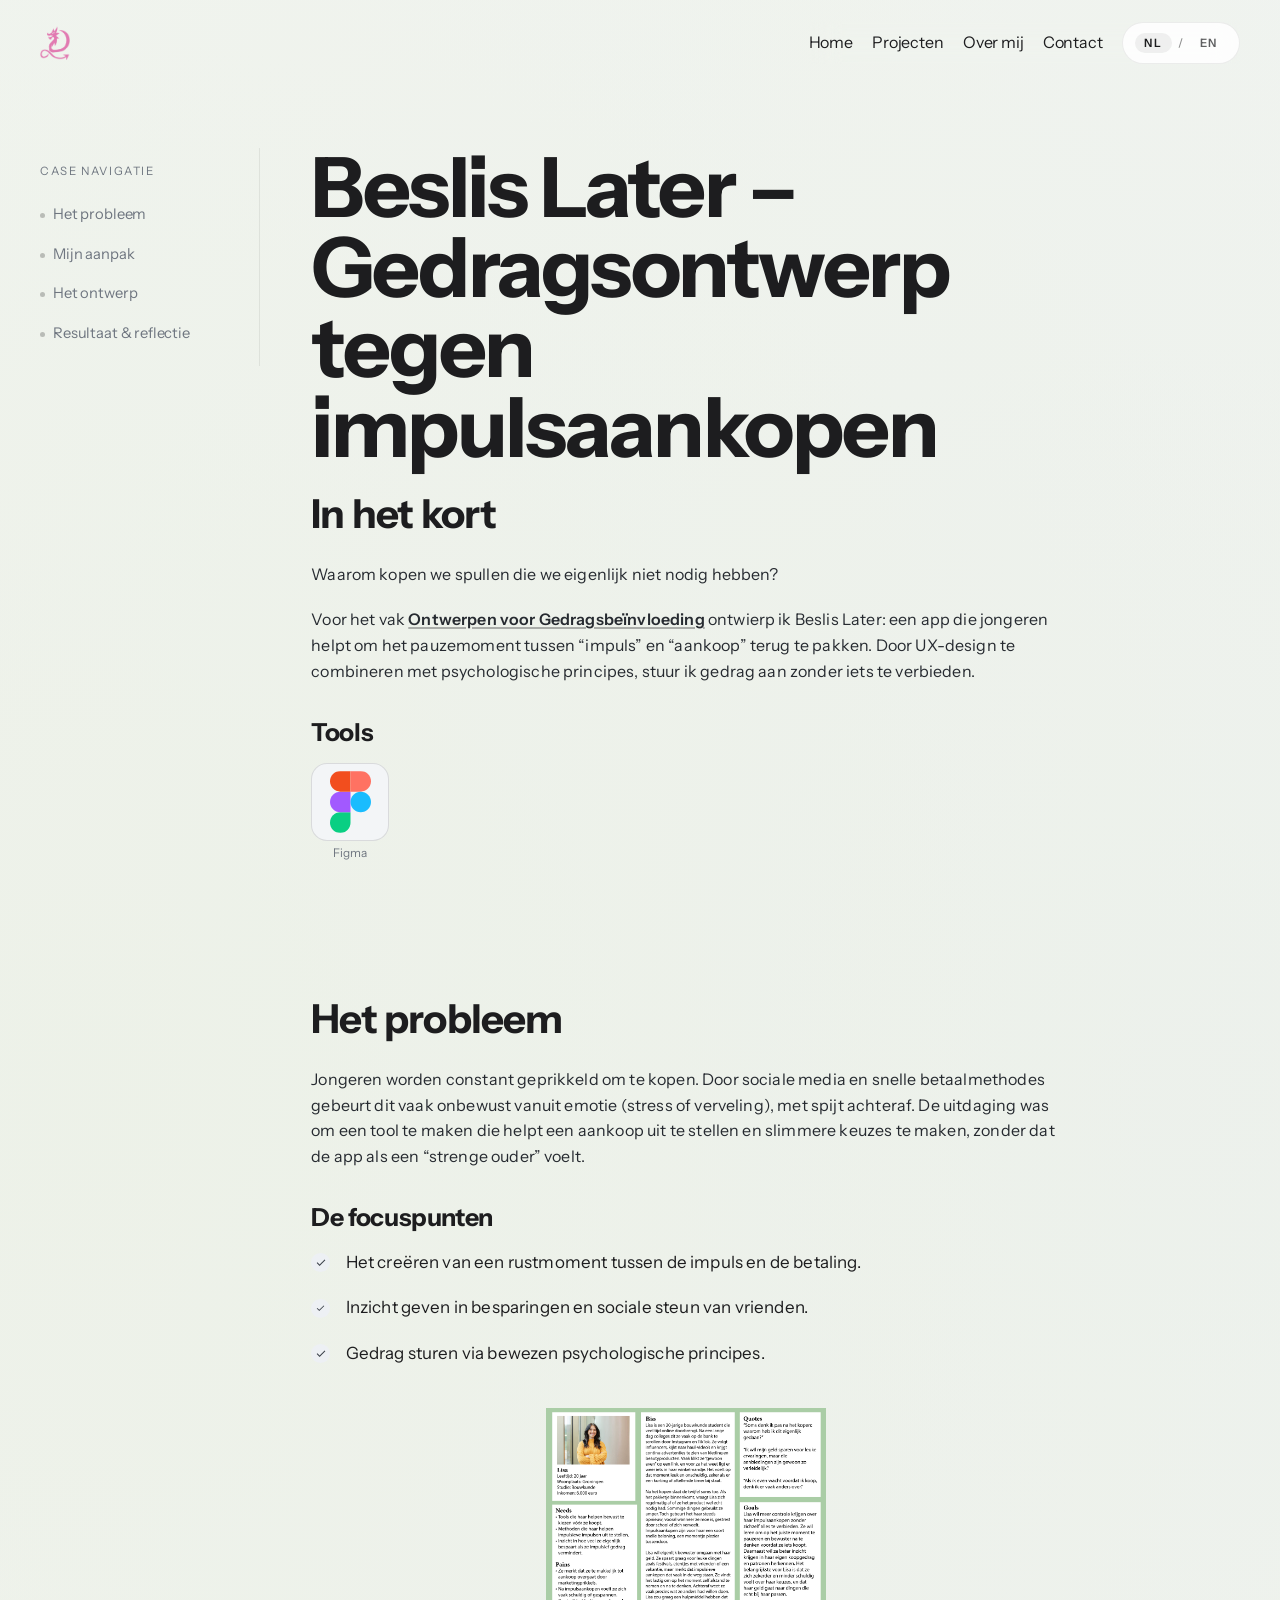
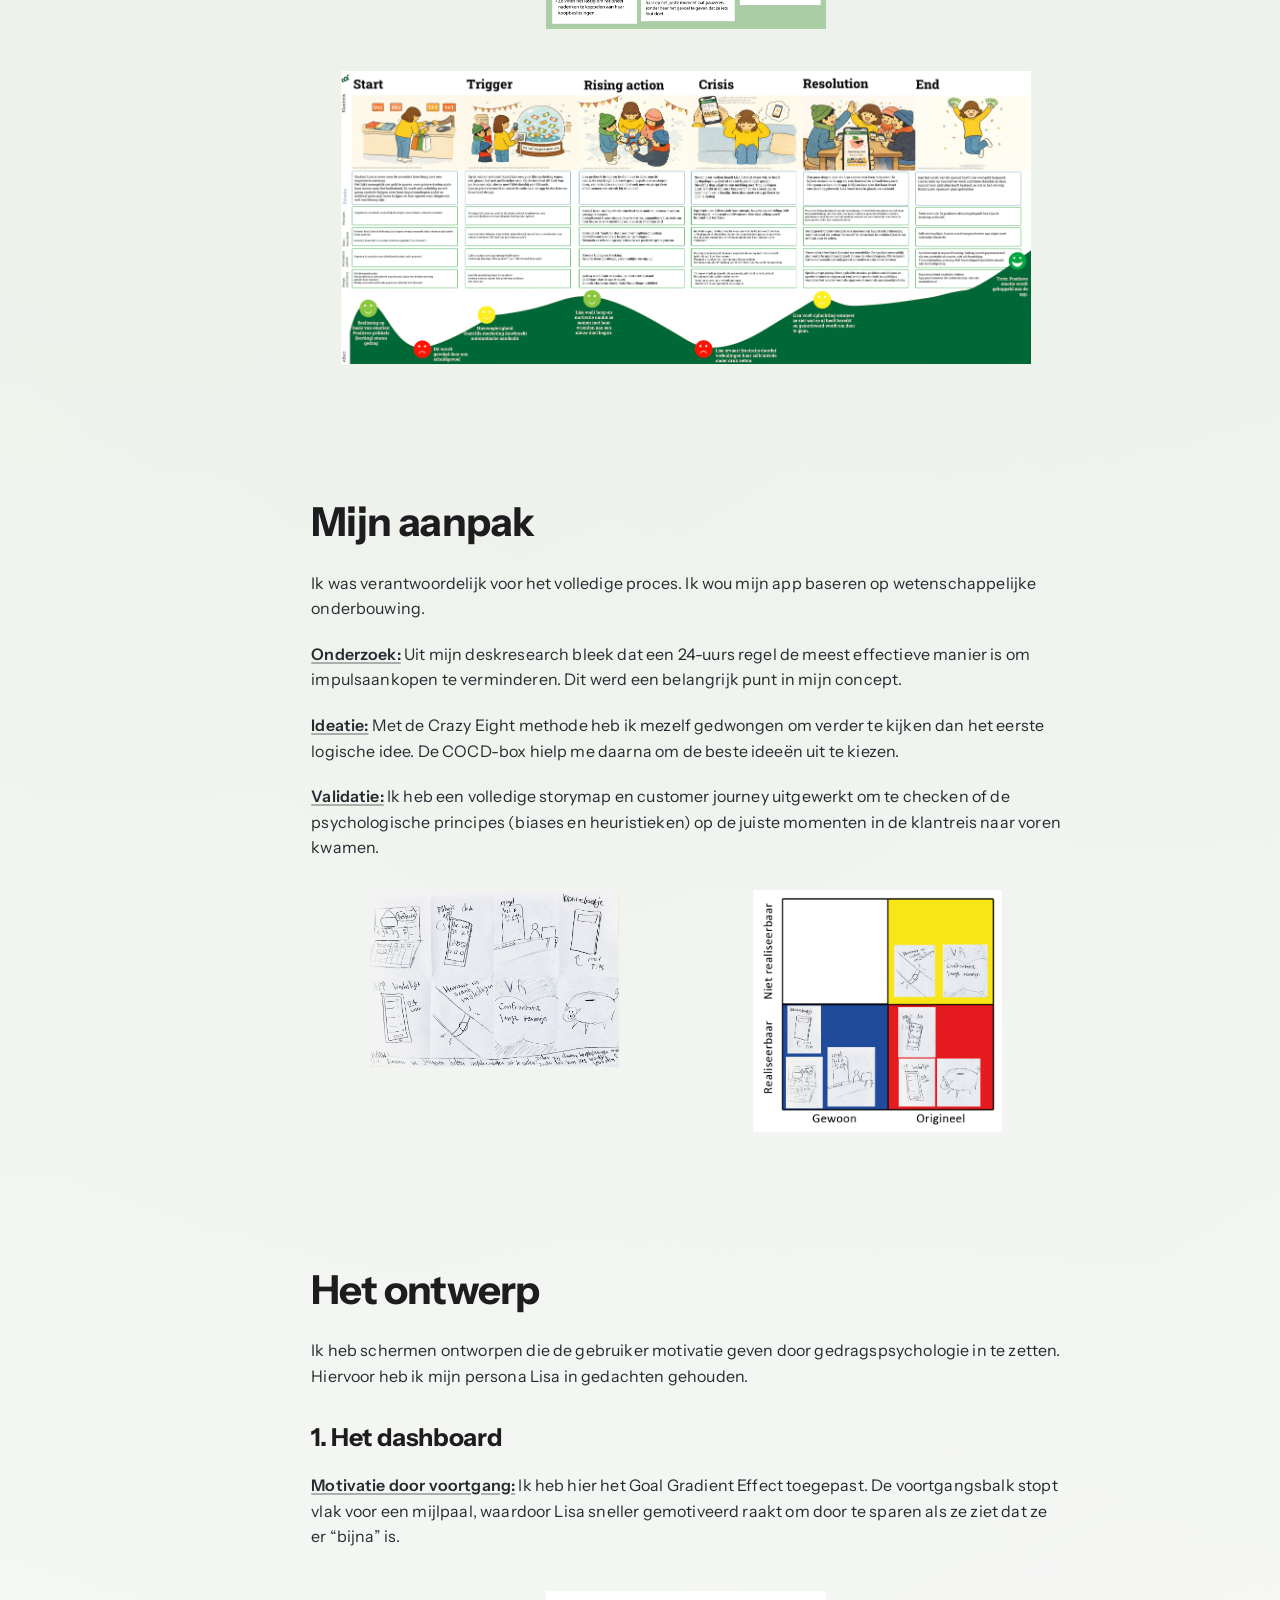
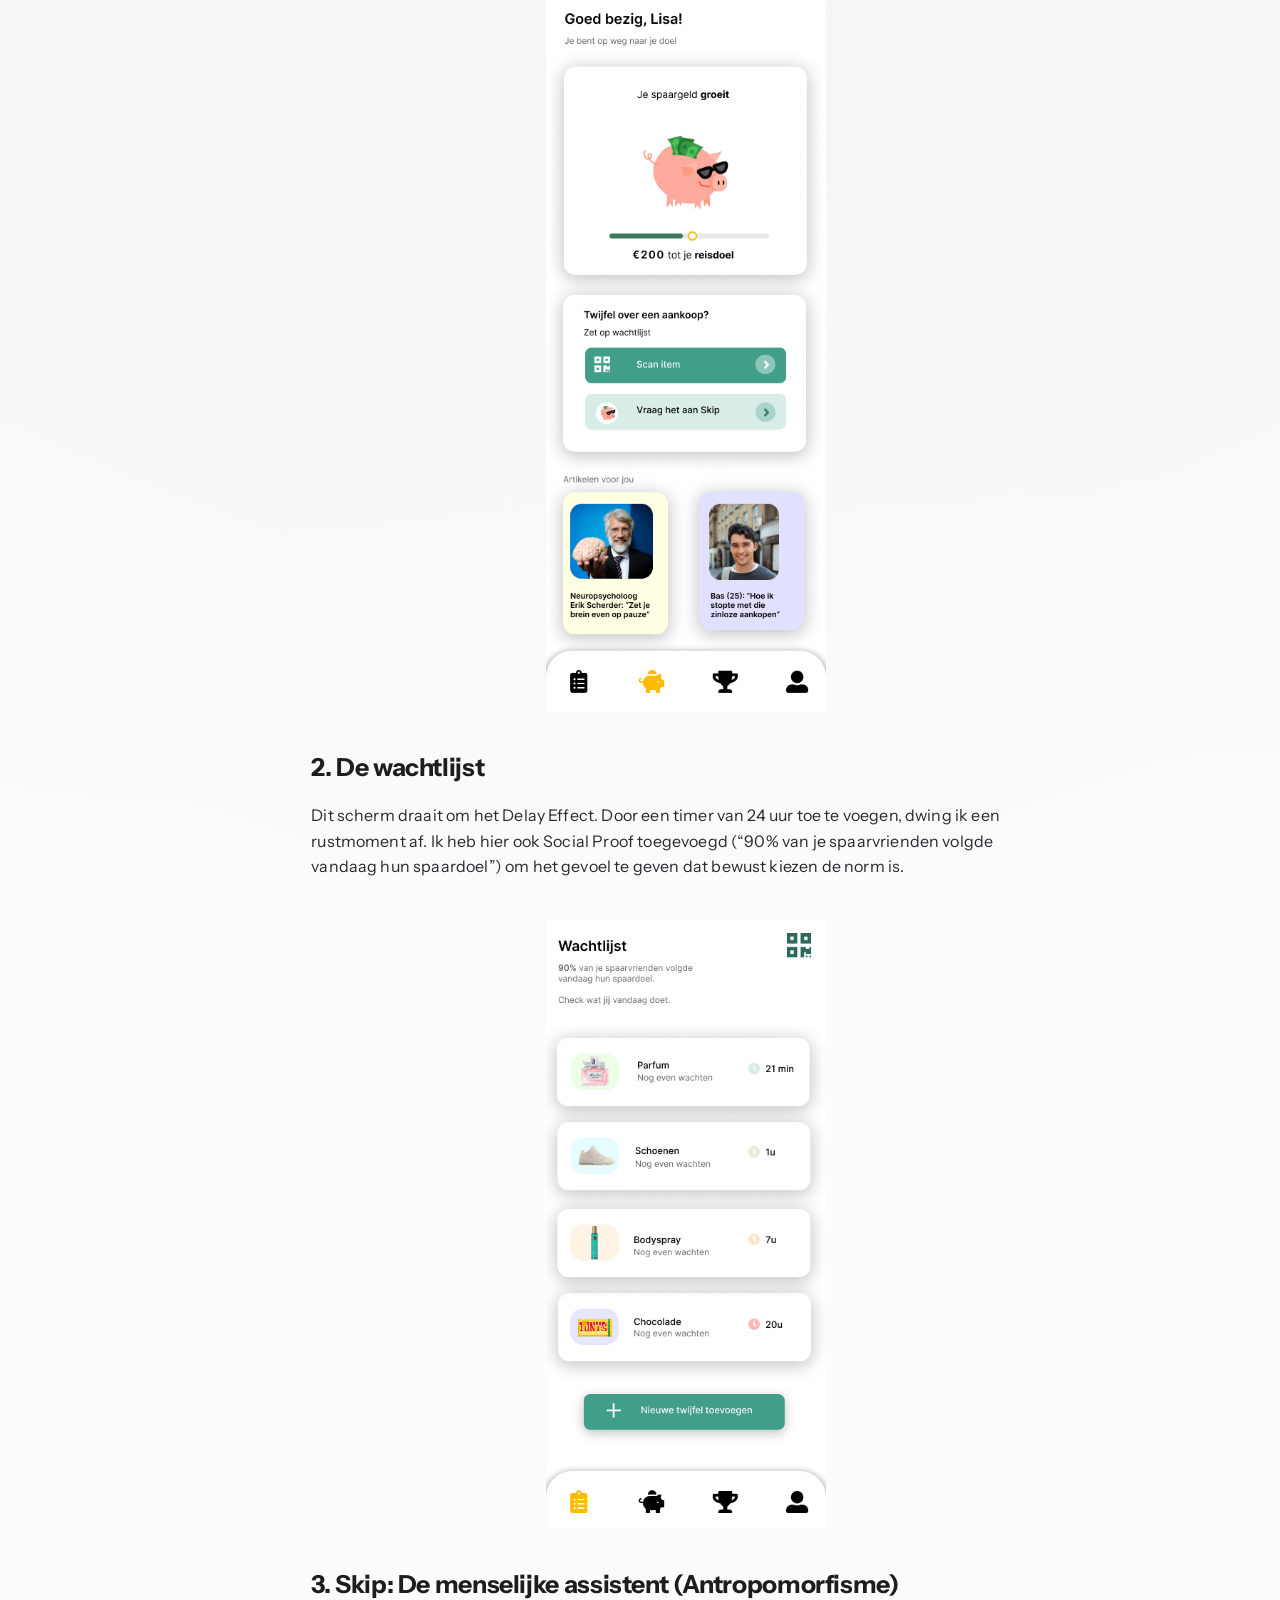
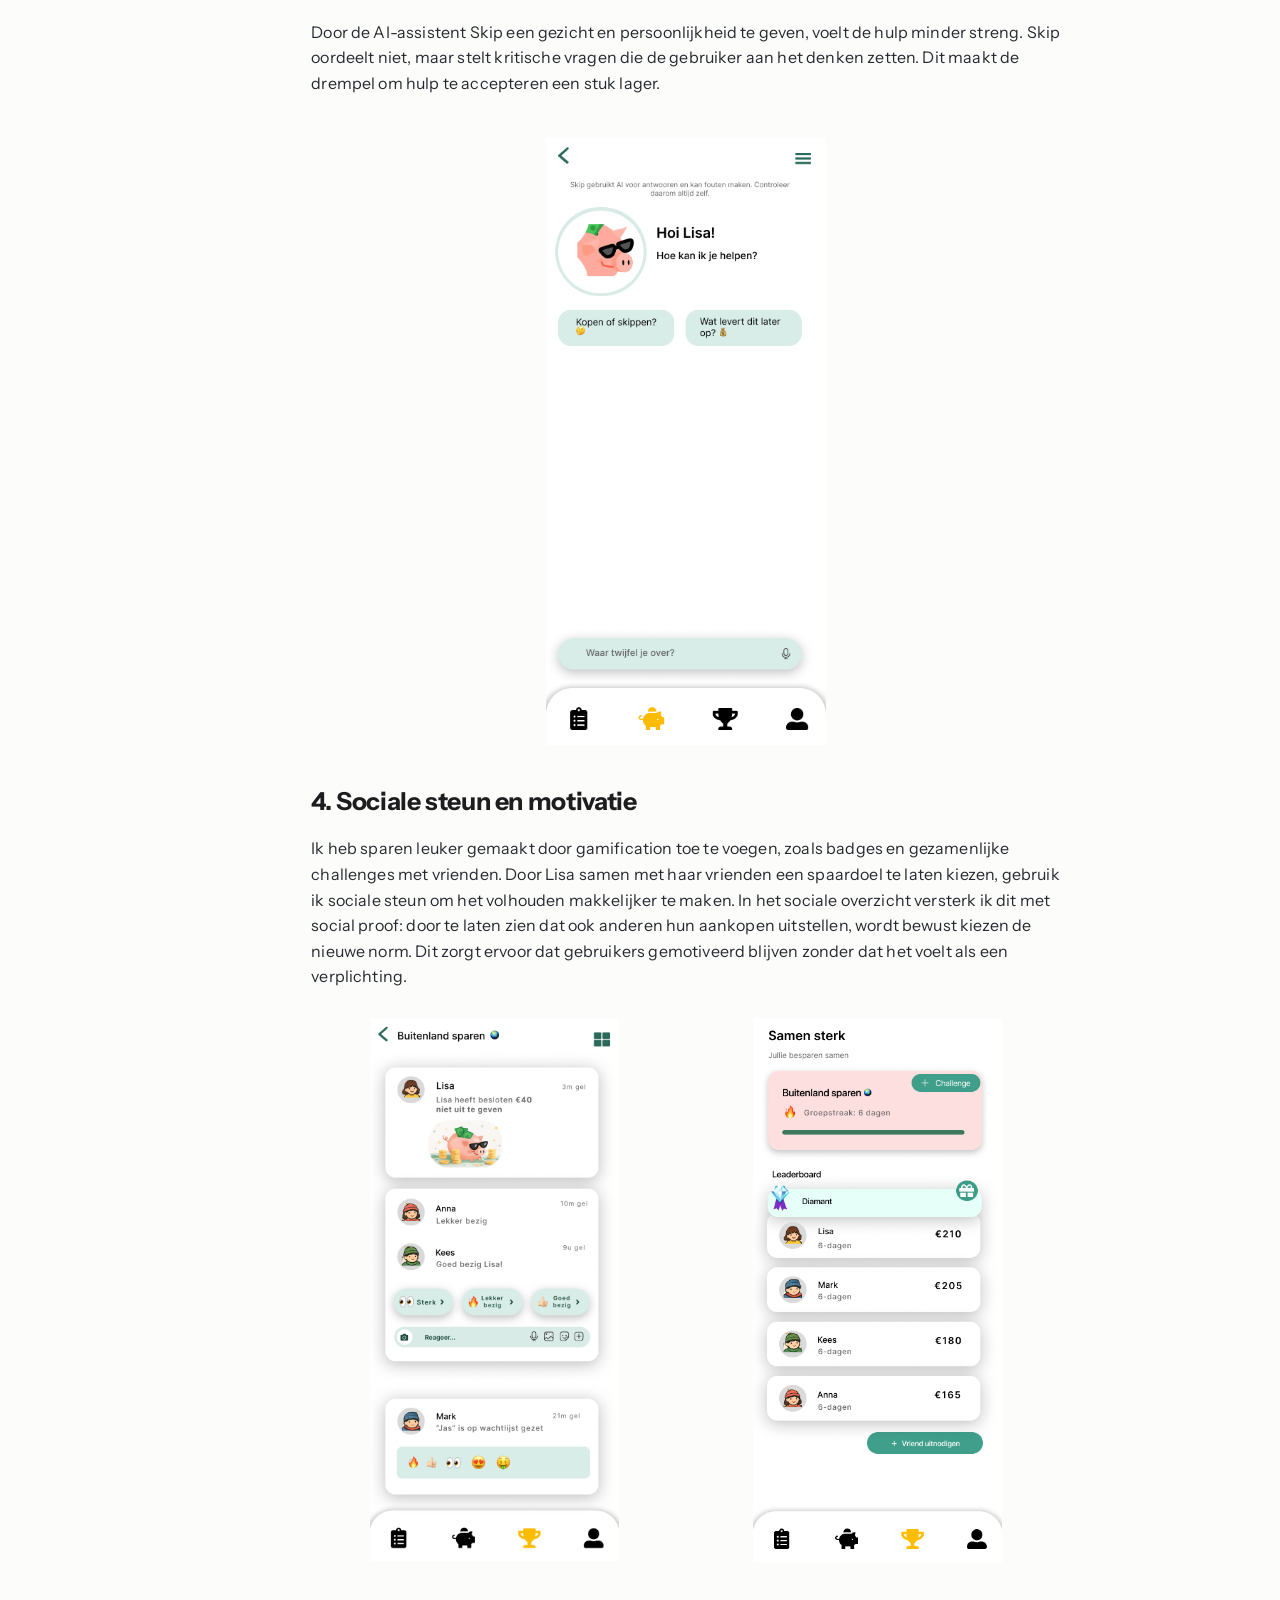
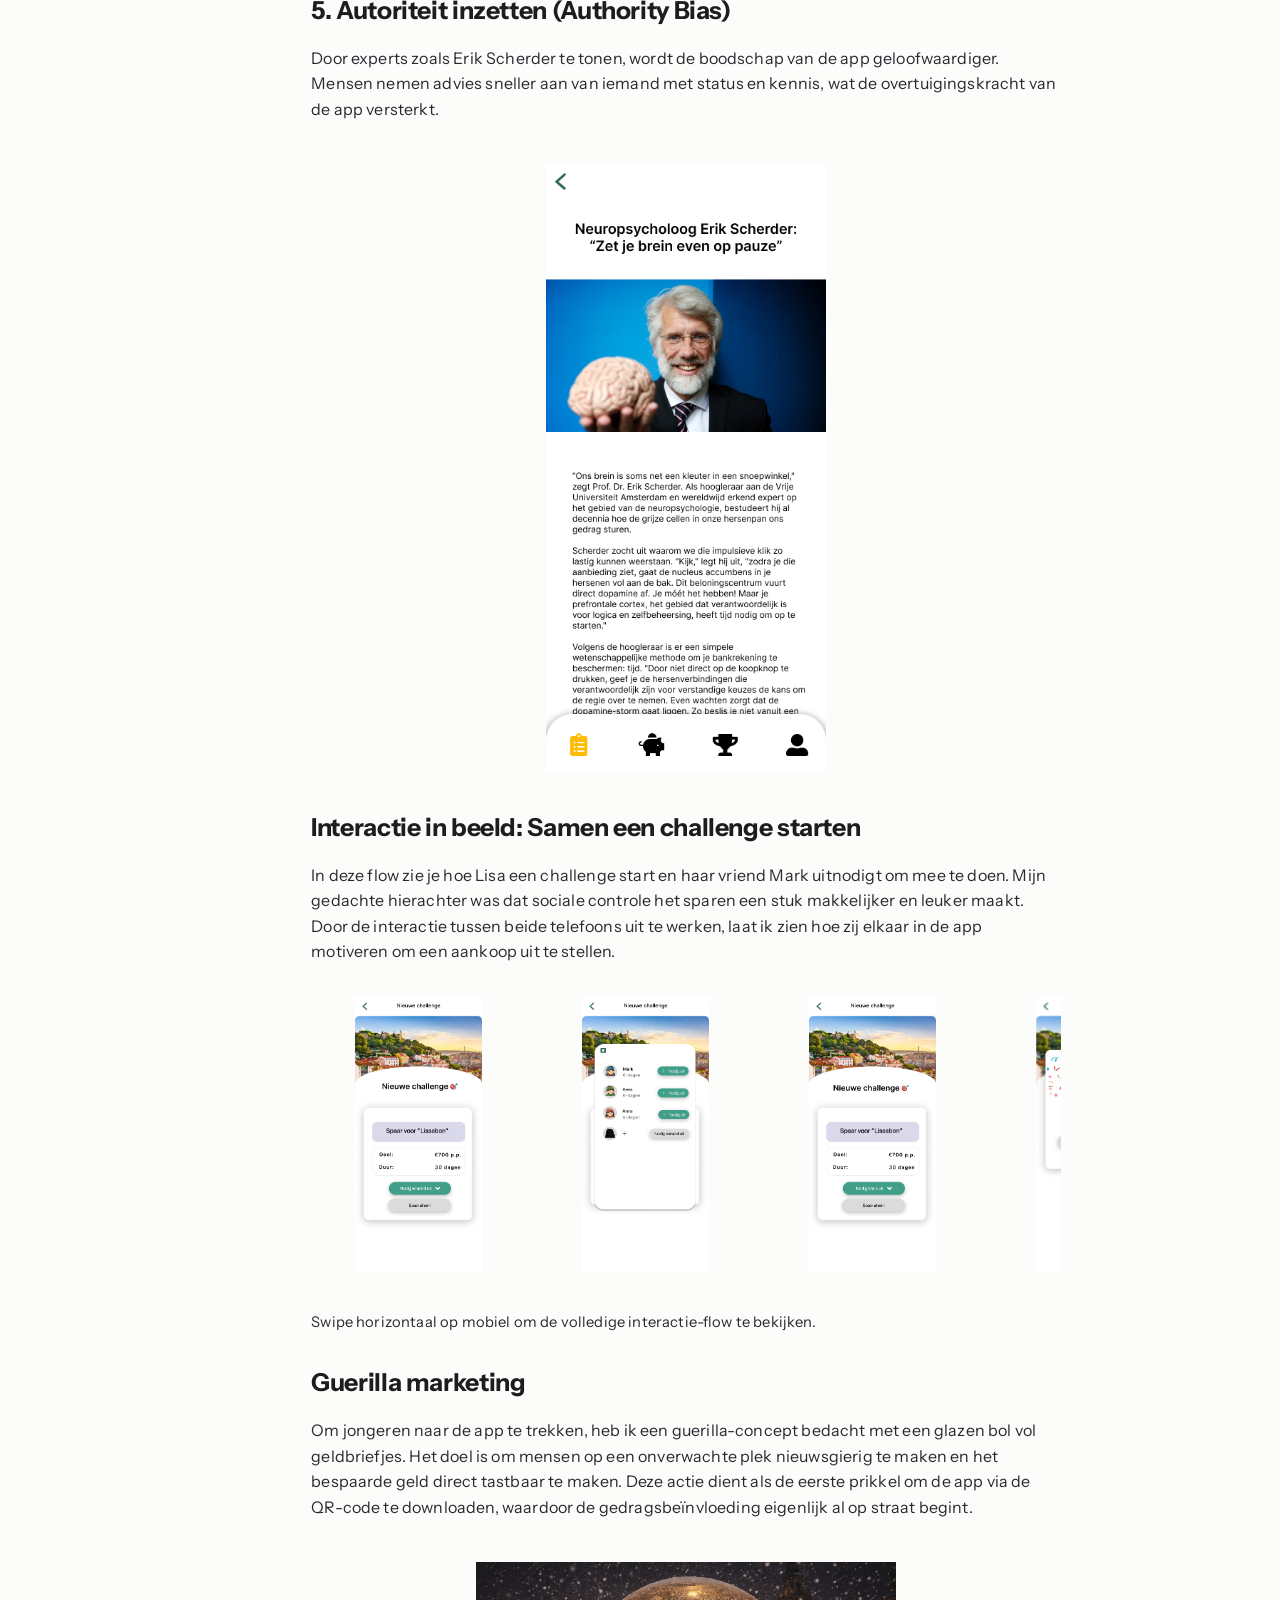
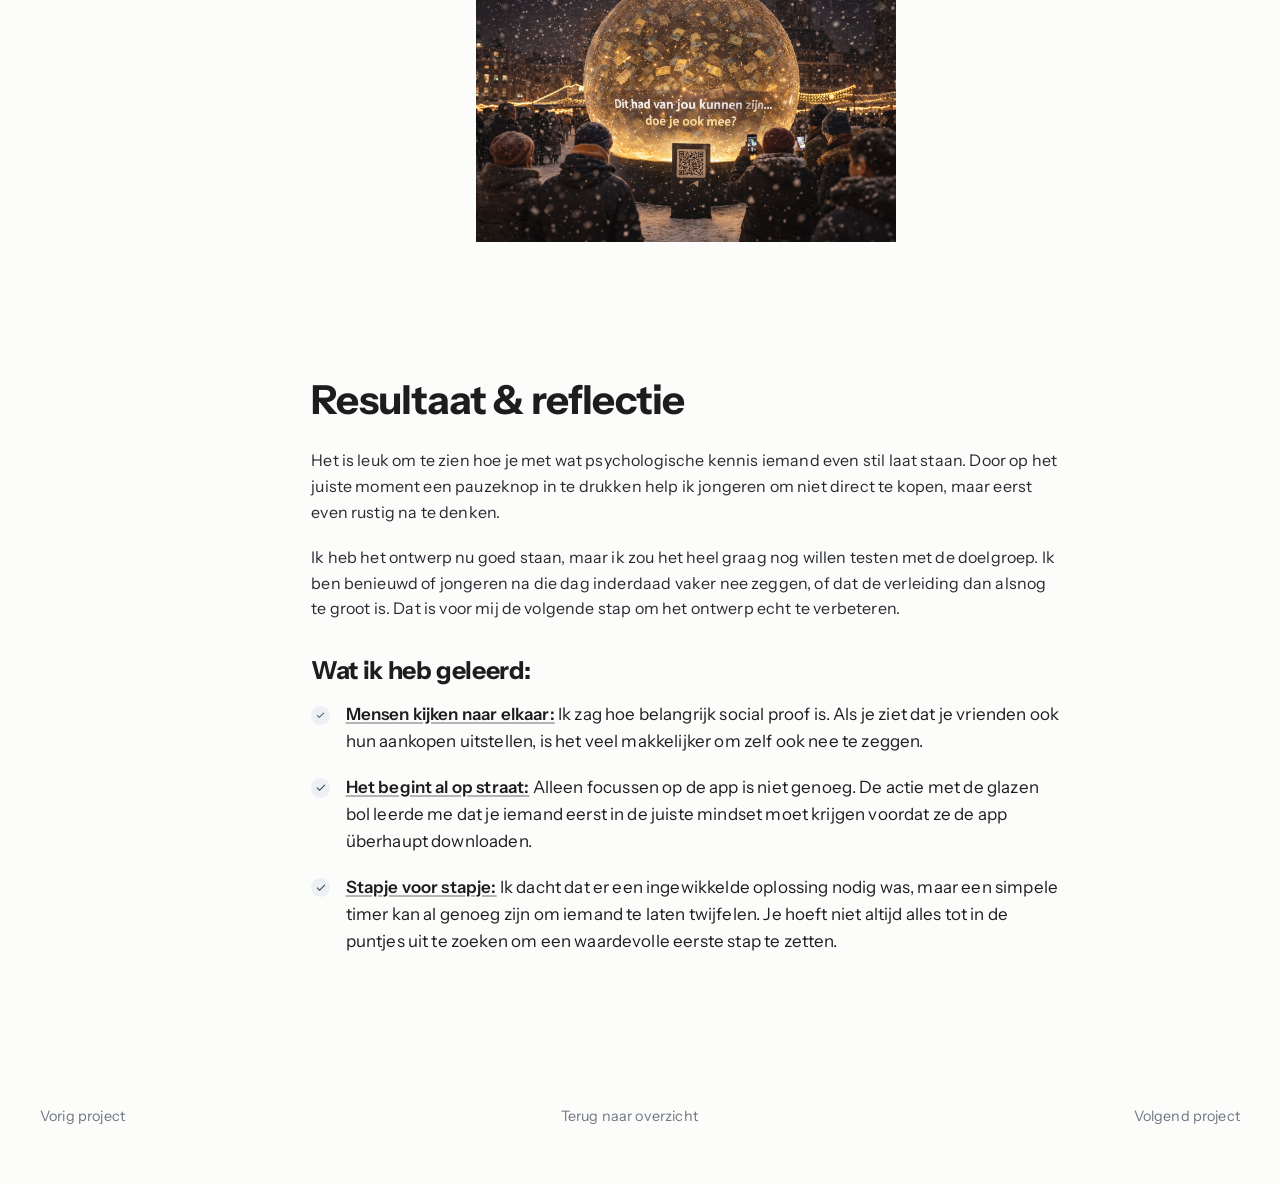
<file: project-2.html>
<!doctype html>
<html lang="nl">
  <head>
    <meta charset="UTF-8" />
    <meta name="viewport" content="width=device-width, initial-scale=1.0" />
    <meta
      name="description"
      content="Case study van Beslis Later: gedragsontwerp tegen impulsaankopen."
    />
    <title>Beslis Later – Gedragsontwerp tegen impulsaankopen</title>
    <link rel="preconnect" href="https://fonts.googleapis.com" />
    <link rel="preconnect" href="https://fonts.gstatic.com" crossorigin />
    <link
      href="https://fonts.googleapis.com/css2?family=Instrument+Sans:wght@400;500;600;700&display=swap"
      rel="stylesheet"
    />
    <link rel="stylesheet" href="css/styles.css?v=20260331a" />
  </head>
  <body class="case-page case-page--project-2">
    <header class="site-header" id="top">
      <div class="container nav-wrap">
        <a
          class="logo-link fade-in"
          href="index.html#home"
          aria-label="Ga naar home"
        >
          <img
            src="logotje1.png"
            alt="Portfolio logo"
            class="logo"
            loading="eager"
          />
        </a>

        <button
          class="menu-toggle"
          type="button"
          aria-expanded="false"
          aria-controls="site-nav"
          aria-label="Open navigatie"
        >
          <span></span>
          <span></span>
          <span></span>
        </button>

        <nav class="site-nav" id="site-nav" aria-label="Hoofdnavigatie">
          <a href="index.html#home">Home</a>
          <a href="index.html#projecten">Projecten</a>
          <a href="index.html#over-mij">Over mij</a>
          <a href="index.html#contact">Contact</a>
        </nav>
      </div>
    </header>

    <main>
      <section class="case-hero section" aria-labelledby="case-title">
        <div class="container reveal case-shell">
          <aside class="case-side-nav" aria-label="Case secties">
            <p class="case-side-title">Case navigatie</p>
            <a href="#probleem">Het probleem</a>
            <a href="#aanpak">Mijn aanpak</a>
            <a href="#oplossing">Het ontwerp</a>
            <a href="#reflectie">Resultaat &amp; reflectie</a>
          </aside>

          <article class="case-content">
            <h1 id="case-title">
              Beslis Later – Gedragsontwerp tegen impulsaankopen
            </h1>

            <section class="case-block reveal" data-case-section>
              <h2>In het kort</h2>
              <p>Waarom kopen we spullen die we eigenlijk niet nodig hebben?</p>
              <p>
                Voor het vak Ontwerpen voor Gedragsbeïnvloeding ontwierp ik
                Beslis Later: een app die jongeren helpt om het pauzemoment
                tussen 'impuls' en 'aankoop' terug te pakken. Door UX-design te
                combineren met psychologische principes, stuur ik gedrag aan
                zonder iets te verbieden.
              </p>

              <h3>Tools</h3>
              <div
                class="case-tools"
                aria-label="Tools gebruikt in dit project"
              >
                <figure class="case-tool-item">
                  <img src="figma.svg" alt="Figma" loading="lazy" />
                  <figcaption>Figma</figcaption>
                </figure>
              </div>
            </section>

            <section id="probleem" class="case-block reveal" data-case-section>
              <h2>Het probleem</h2>
              <p>
                Jongeren worden constant geprikkeld om te kopen. Door sociale
                media en snelle betaalmethodes gebeurt dit vaak onbewust vanuit
                emotie (stress of verveling), met spijt achteraf. De uitdaging
                was om een tool te maken die helpt een aankoop uit te stellen en
                slimmere keuzes te maken, zonder dat de app als een 'strenge
                ouder' voelt.
              </p>

              <h3>De focuspunten</h3>
              <ul class="case-list">
                <li>
                  Het creëren van een rustmoment tussen de impuls en de
                  betaling.
                </li>
                <li>
                  Inzicht geven in besparingen en sociale steun van vrienden.
                </li>
                <li>Gedrag sturen via bewezen psychologische principes.</li>
              </ul>

              <figure class="case-image case-image-prototype-small">
                <img
                  src="Lisa persona ogb.png"
                  alt="Persona van Lisa"
                  loading="lazy"
                />
              </figure>

              <figure class="case-image case-image-wide">
                <img
                  src="2-Beslis-later-Customer-journey-OGB-1 kopie.png"
                  alt="Customer journey van Beslis Later"
                  loading="lazy"
                />
              </figure>
            </section>

            <section id="aanpak" class="case-block reveal" data-case-section>
              <h2>Mijn aanpak</h2>
              <p>
                Ik was verantwoordelijk voor het volledige proces. Ik wou mijn
                app baseren op wetenschappelijke onderbouwing.
              </p>

              <p>
                <strong>Onderzoek:</strong> Uit mijn deskresearch bleek dat een
                24-uurs regel de meest effectieve manier is om impulsaankopen te
                verminderen. Dit werd een belangrijk punt in mijn concept.
              </p>
              <p>
                <strong>Ideatie:</strong> Met de Crazy Eight methode heb ik
                mezelf gedwongen om verder te kijken dan het eerste logische
                idee. De COCD-box hielp me daarna om de beste ideeën uit te
                kiezen.
              </p>
              <p>
                <strong>Validatie:</strong> Ik heb een volledige storymap en
                customer journey uitgewerkt om te checken of de psychologische
                principes (biases en heuristieken) op de juiste momenten in de
                klantreis naar voren kwamen.
              </p>

              <div class="case-grid-2x2 case-image-pair-small">
                <figure class="case-image">
                  <img
                    src="crazy eight 1 ogb.png"
                    alt="Crazy Eight"
                    loading="lazy"
                  />
                </figure>
                <figure class="case-image">
                  <img src="COCD box ogb.png" alt="COCD box" loading="lazy" />
                </figure>
              </div>
            </section>

            <section id="oplossing" class="case-block reveal" data-case-section>
              <h2>Het ontwerp</h2>
              <p>
                Ik heb schermen ontworpen die de gebruiker motivatie geven door
                gedragspsychologie in te zetten. Hiervoor heb ik mijn persona
                Lisa in gedachten gehouden.
              </p>

              <h3>1. Het dashboard</h3>
              <p>
                <strong>Motivatie door voortgang:</strong> Ik heb hier het Goal
                Gradient Effect toegepast. De voortgangsbalk stopt vlak voor een
                mijlpaal, waardoor Lisa sneller gemotiveerd raakt om door te
                sparen als ze ziet dat ze er 'bijna' is.
              </p>

              <figure class="case-image case-image-prototype-small">
                <img
                  src="Menuscherm ogb.png"
                  alt="Dashboard scherm"
                  loading="lazy"
                />
              </figure>

              <h3>2. De wachtlijst</h3>
              <p>
                Dit scherm draait om het Delay Effect. Door een timer van 24 uur
                toe te voegen, dwing ik een rustmoment af. Ik heb hier ook
                Social Proof toegevoegd ("90% van je spaarvrienden volgde
                vandaag hun spaardoel ") om het gevoel te geven dat bewust
                kiezen de norm is.
              </p>

              <figure class="case-image case-image-prototype-small">
                <img
                  src="Wachtlijst ogb.png"
                  alt="Wachtlijst scherm"
                  loading="lazy"
                />
              </figure>

              <h3>3. Skip: De menselijke assistent (Antropomorfisme)</h3>
              <p>
                Door de AI-assistent Skip een gezicht en persoonlijkheid te
                geven, voelt de hulp minder streng. Skip oordeelt niet, maar
                stelt kritische vragen die de gebruiker aan het denken zetten.
                Dit maakt de drempel om hulp te accepteren een stuk lager.
              </p>

              <figure class="case-image case-image-prototype-small">
                <img src="scherm skip.png" alt="Skip scherm" loading="lazy" />
              </figure>

              <h3>4. Sociale steun en motivatie</h3>
              <p>
                Ik heb sparen leuker gemaakt door gamification toe te voegen,
                zoals badges en gezamenlijke challenges met vrienden. Door Lisa
                samen met haar vrienden een spaardoel te laten kiezen, gebruik
                ik sociale steun om het volhouden makkelijker te maken. In het
                sociale overzicht versterk ik dit met social proof: door te
                laten zien dat ook anderen hun aankopen uitstellen, wordt bewust
                kiezen de nieuwe norm. Dit zorgt ervoor dat gebruikers
                gemotiveerd blijven zonder dat het voelt als een verplichting.
              </p>

              <div class="case-grid-2x2 case-image-pair-small">
                <figure class="case-image">
                  <img
                    src="Sociale gedeelte.png"
                    alt="Sociaal overzicht"
                    loading="lazy"
                  />
                </figure>
                <figure class="case-image">
                  <img
                    src="challenges ogb.png"
                    alt="Challenges scherm"
                    loading="lazy"
                  />
                </figure>
              </div>

              <h3>5. Autoriteit inzetten (Authority Bias)</h3>
              <p>
                Door experts zoals Erik Scherder te tonen, wordt de boodschap
                van de app geloofwaardiger. Mensen nemen advies sneller aan van
                iemand met status en kennis, wat de overtuigingskracht van de
                app versterkt.
              </p>

              <figure class="case-image case-image-prototype-small">
                <img
                  src="scherm Erik.png"
                  alt="Authority bias scherm"
                  loading="lazy"
                />
              </figure>

              <h3>Interactie in beeld: Samen een challenge starten</h3>
              <p>
                In deze flow zie je hoe Lisa een challenge start en haar vriend
                Mark uitnodigt om mee te doen. Mijn gedachte hierachter was dat
                sociale controle het sparen een stuk makkelijker en leuker
                maakt. Door de interactie tussen beide telefoons uit te werken,
                laat ik zien hoe zij elkaar in de app motiveren om een aankoop
                uit te stellen.
              </p>

              <section
                class="metrics-strip metrics-strip--project-2 reveal"
                aria-label="Horizontaal scrollbare interactieflow"
              >
                <ul class="metrics-strip__scroller" role="list">
                  <li class="metrics-strip__item">
                    <img
                      src="lisa 1.png"
                      alt="Lisa flow stap 1"
                      loading="lazy"
                    />
                  </li>
                  <li class="metrics-strip__item">
                    <img
                      src="lisa 2.png"
                      alt="Lisa flow stap 2"
                      loading="lazy"
                    />
                  </li>
                  <li class="metrics-strip__item">
                    <img
                      src="Lisa 3.png"
                      alt="Lisa flow stap 3"
                      loading="lazy"
                    />
                  </li>
                  <li class="metrics-strip__item">
                    <img
                      src="Lisa 4.png"
                      alt="Lisa flow stap 4"
                      loading="lazy"
                    />
                  </li>
                  <li class="metrics-strip__item">
                    <img
                      src="mark 5.png"
                      alt="Mark flow stap 5"
                      loading="lazy"
                    />
                  </li>
                  <li class="metrics-strip__item">
                    <img
                      src="Mark 6.png"
                      alt="Mark flow stap 6"
                      loading="lazy"
                    />
                  </li>
                  <li class="metrics-strip__item">
                    <img
                      src="Mark 8.png"
                      alt="Mark flow stap 8"
                      loading="lazy"
                    />
                  </li>
                  <li class="metrics-strip__item">
                    <img
                      src="Lisa 9.png"
                      alt="Lisa flow stap 9"
                      loading="lazy"
                    />
                  </li>
                  <li class="metrics-strip__item">
                    <img
                      src="10 Lisa.png"
                      alt="Lisa flow stap 10"
                      loading="lazy"
                    />
                  </li>
                  <li class="metrics-strip__item">
                    <img
                      src="11 Lisa.png"
                      alt="Lisa flow stap 11"
                      loading="lazy"
                    />
                  </li>
                  <li class="metrics-strip__item">
                    <img
                      src="12 mark.png"
                      alt="Mark flow stap 12"
                      loading="lazy"
                    />
                  </li>
                  <li class="metrics-strip__item">
                    <img
                      src="13 Mark.png"
                      alt="Mark flow stap 13"
                      loading="lazy"
                    />
                  </li>
                  <li class="metrics-strip__item">
                    <img
                      src="14 Mark.png"
                      alt="Mark flow stap 14"
                      loading="lazy"
                    />
                  </li>
                  <li class="metrics-strip__item">
                    <img
                      src="15 Lisa.png"
                      alt="Lisa flow stap 15"
                      loading="lazy"
                    />
                  </li>
                  <li class="metrics-strip__item">
                    <img
                      src="16 mark.png"
                      alt="Mark flow stap 16"
                      loading="lazy"
                    />
                  </li>
                  <li class="metrics-strip__item">
                    <img
                      src="17 Mark.png"
                      alt="Mark flow stap 17"
                      loading="lazy"
                    />
                  </li>
                </ul>
                <p class="metrics-strip__hint">
                  Swipe horizontaal op mobiel om de volledige interactie-flow te
                  bekijken.
                </p>
              </section>

              <h3>Guerilla marketing</h3>
              <p>
                Om jongeren naar de app te trekken, heb ik een guerilla-concept
                bedacht met een glazen bol vol geldbriefjes. Het doel is om
                mensen op een onverwachte plek nieuwsgierig te maken en het
                bespaarde geld direct tastbaar te maken. Deze actie dient als de
                eerste prikkel om de app via de QR-code te downloaden, waardoor
                de gedragsbeïnvloeding eigenlijk al op straat begint.
              </p>

              <figure class="case-image case-image-medium">
                <img
                  src="guerrilla marketing ogb.png"
                  alt="Guerrilla marketing concept"
                  loading="lazy"
                />
              </figure>
            </section>

            <section id="reflectie" class="case-block reveal" data-case-section>
              <h2>Resultaat &amp; reflectie</h2>
              <p>
                Het is leuk om te zien hoe je met wat psychologische kennis
                iemand even stil laat staan. Door op het juiste moment een
                pauzeknop in te drukken help ik jongeren om niet direct te
                kopen, maar eerst even rustig na te denken.
              </p>
              <p>
                Ik heb het ontwerp nu goed staan, maar ik zou het heel graag nog
                willen testen met de doelgroep. Ik ben benieuwd of jongeren na
                die dag inderdaad vaker nee zeggen, of dat de verleiding dan
                alsnog te groot is. Dat is voor mij de volgende stap om het
                ontwerp echt te verbeteren.
              </p>

              <h3>Wat ik heb geleerd:</h3>
              <ul class="case-list">
                <li>
                  <strong>Mensen kijken naar elkaar:</strong> Ik zag hoe
                  belangrijk social proof is. Als je ziet dat je vrienden ook
                  hun aankopen uitstellen, is het veel makkelijker om zelf ook
                  nee te zeggen.
                </li>
                <li>
                  <strong>Het begint al op straat:</strong> Alleen focussen op
                  de app is niet genoeg. De actie met de glazen bol leerde me
                  dat je iemand eerst in de juiste mindset moet krijgen voordat
                  ze de app überhaupt downloaden.
                </li>
                <li>
                  <strong>Stapje voor stapje:</strong> Ik dacht dat er een
                  ingewikkelde oplossing nodig was, maar een simpele timer kan
                  al genoeg zijn om iemand te laten twijfelen. Je hoeft niet
                  altijd alles tot in de puntjes uit te zoeken om een
                  waardevolle eerste stap te zetten.
                </li>
              </ul>
            </section>
          </article>
        </div>
      </section>
    </main>

    <footer class="site-footer case-footer">
      <div
        class="container case-nav-bottom"
        aria-label="Project navigatie onderaan"
      >
        <a href="project-1.html" aria-label="Ga naar vorig project"
          >Vorig project</a
        >
        <a
          href="index.html#projecten"
          aria-label="Terug naar projecten overzicht"
          >Terug naar overzicht</a
        >
        <a href="project-3.html" aria-label="Ga naar volgend project"
          >Volgend project</a
        >
      </div>
    </footer>

    <script src="js/main.js?v=20260914b" defer></script>
    <script src="js/project.js?v=20260914b" defer></script>
  </body>
</html>
</file>
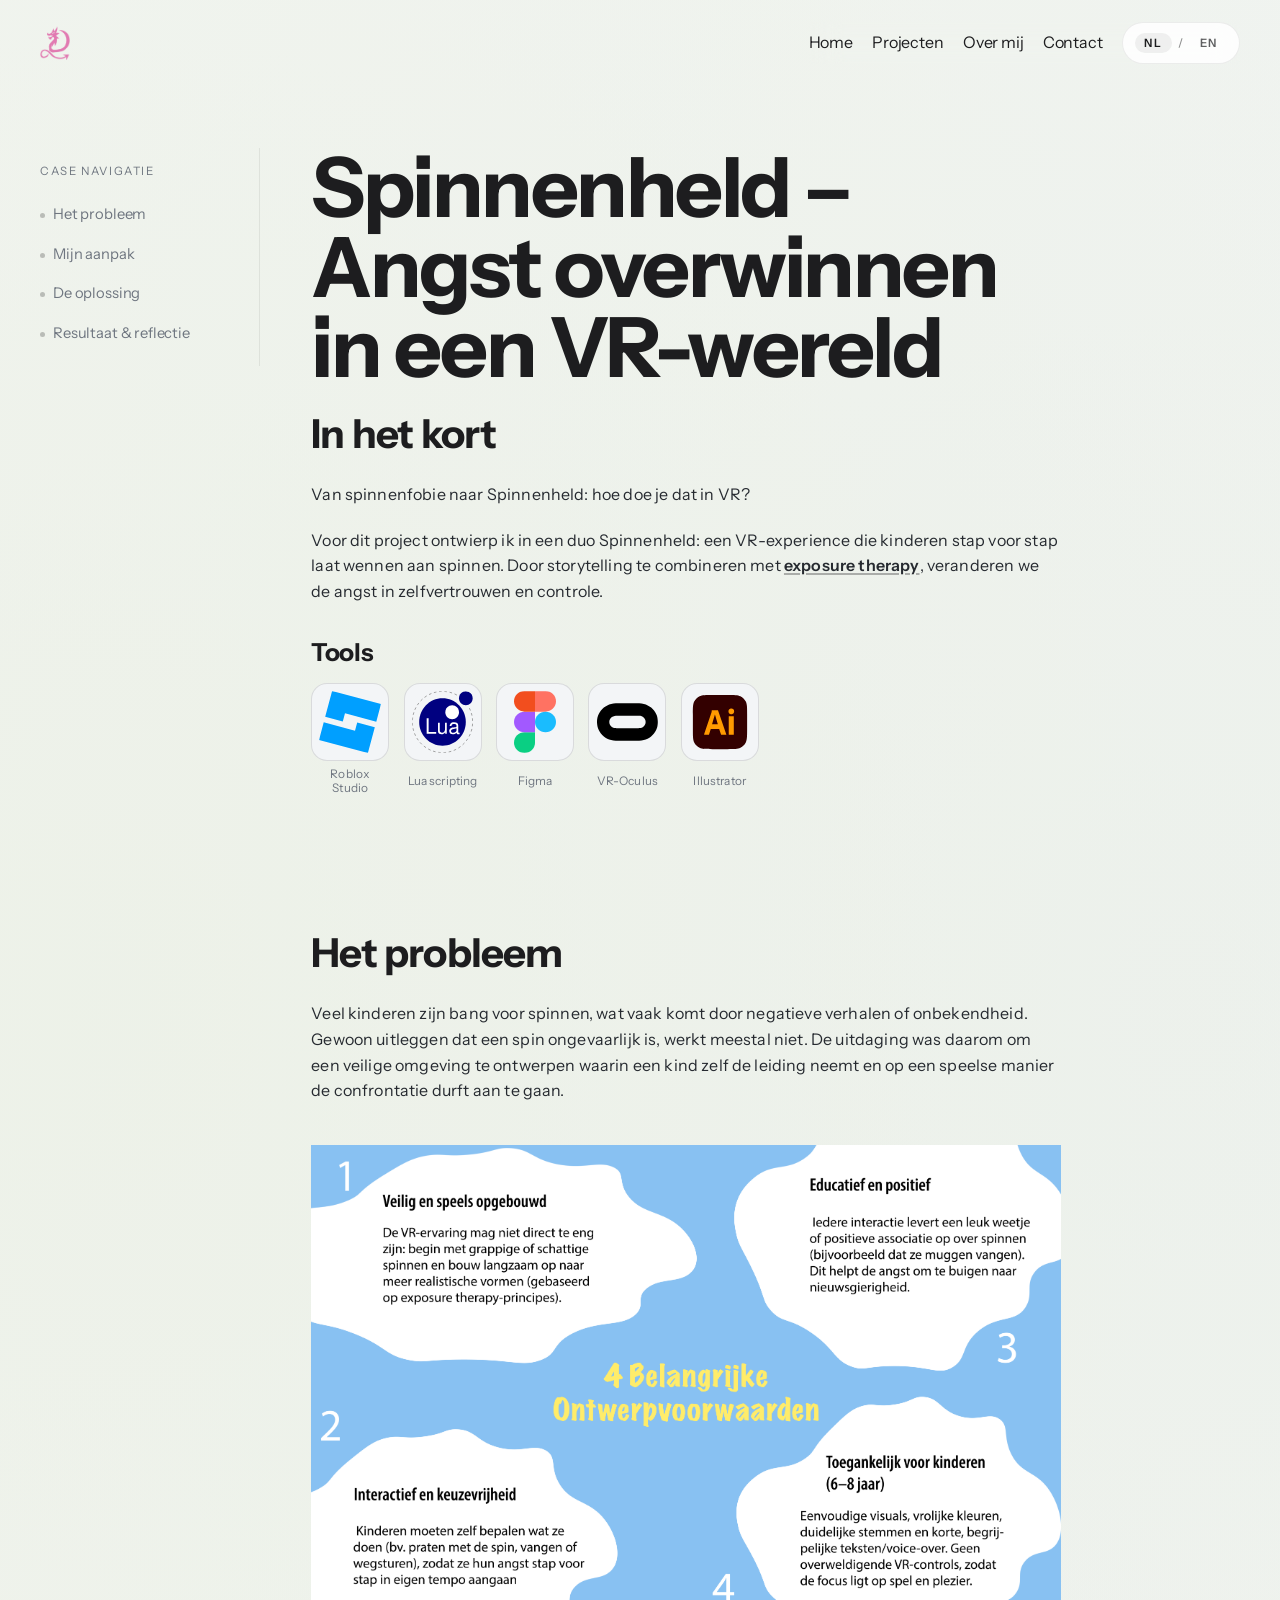
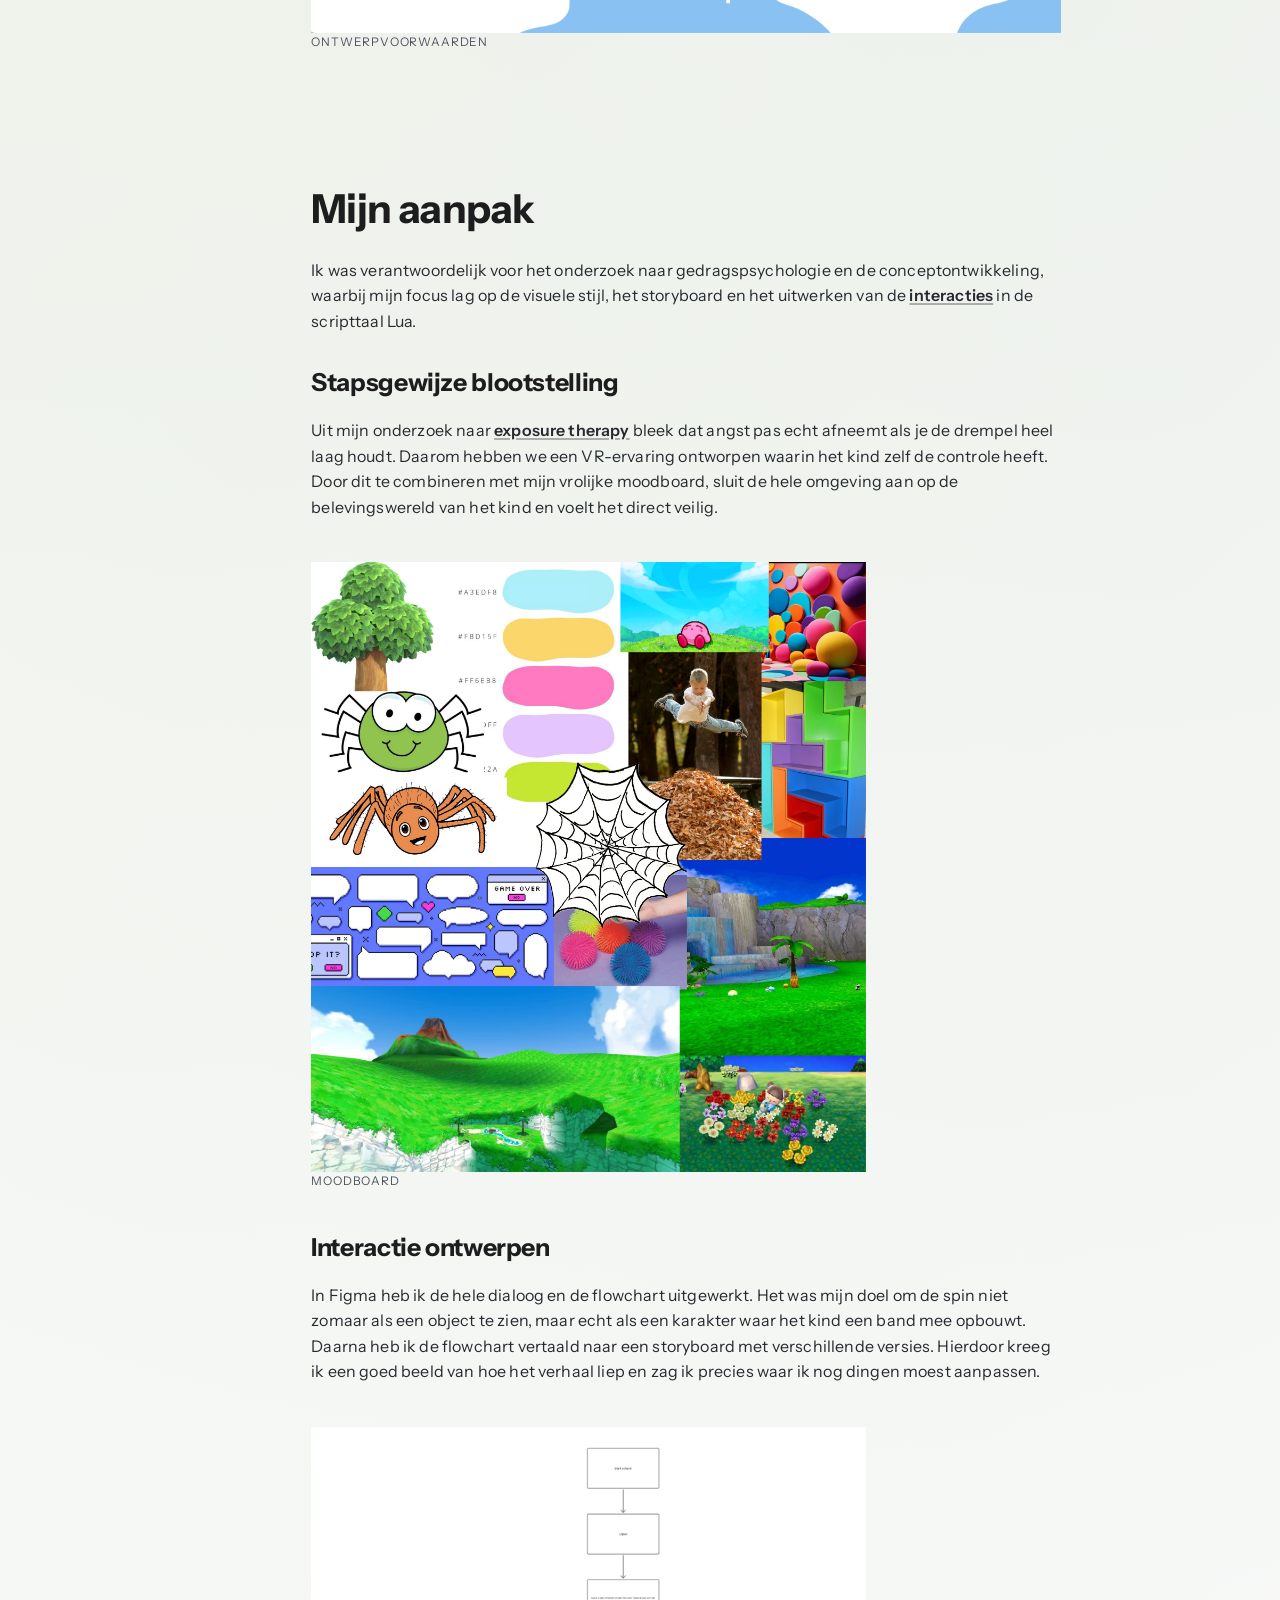
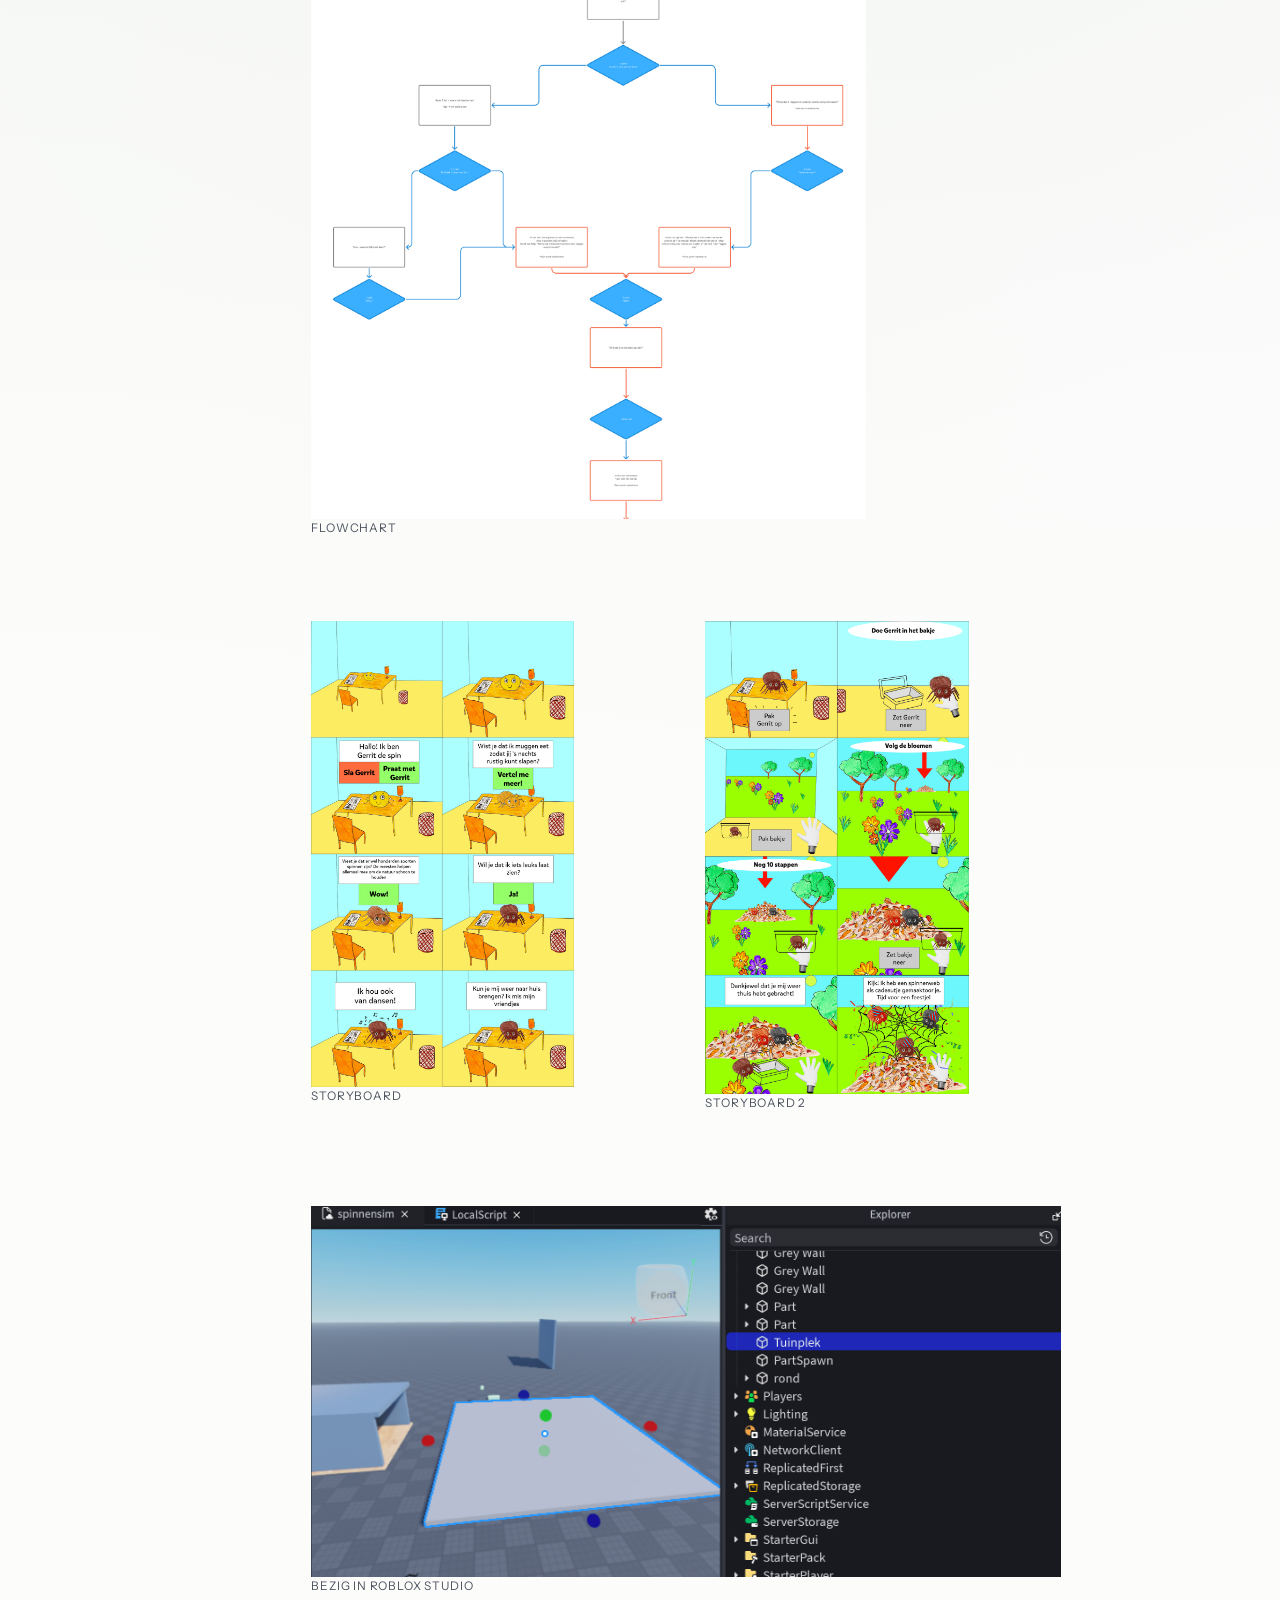
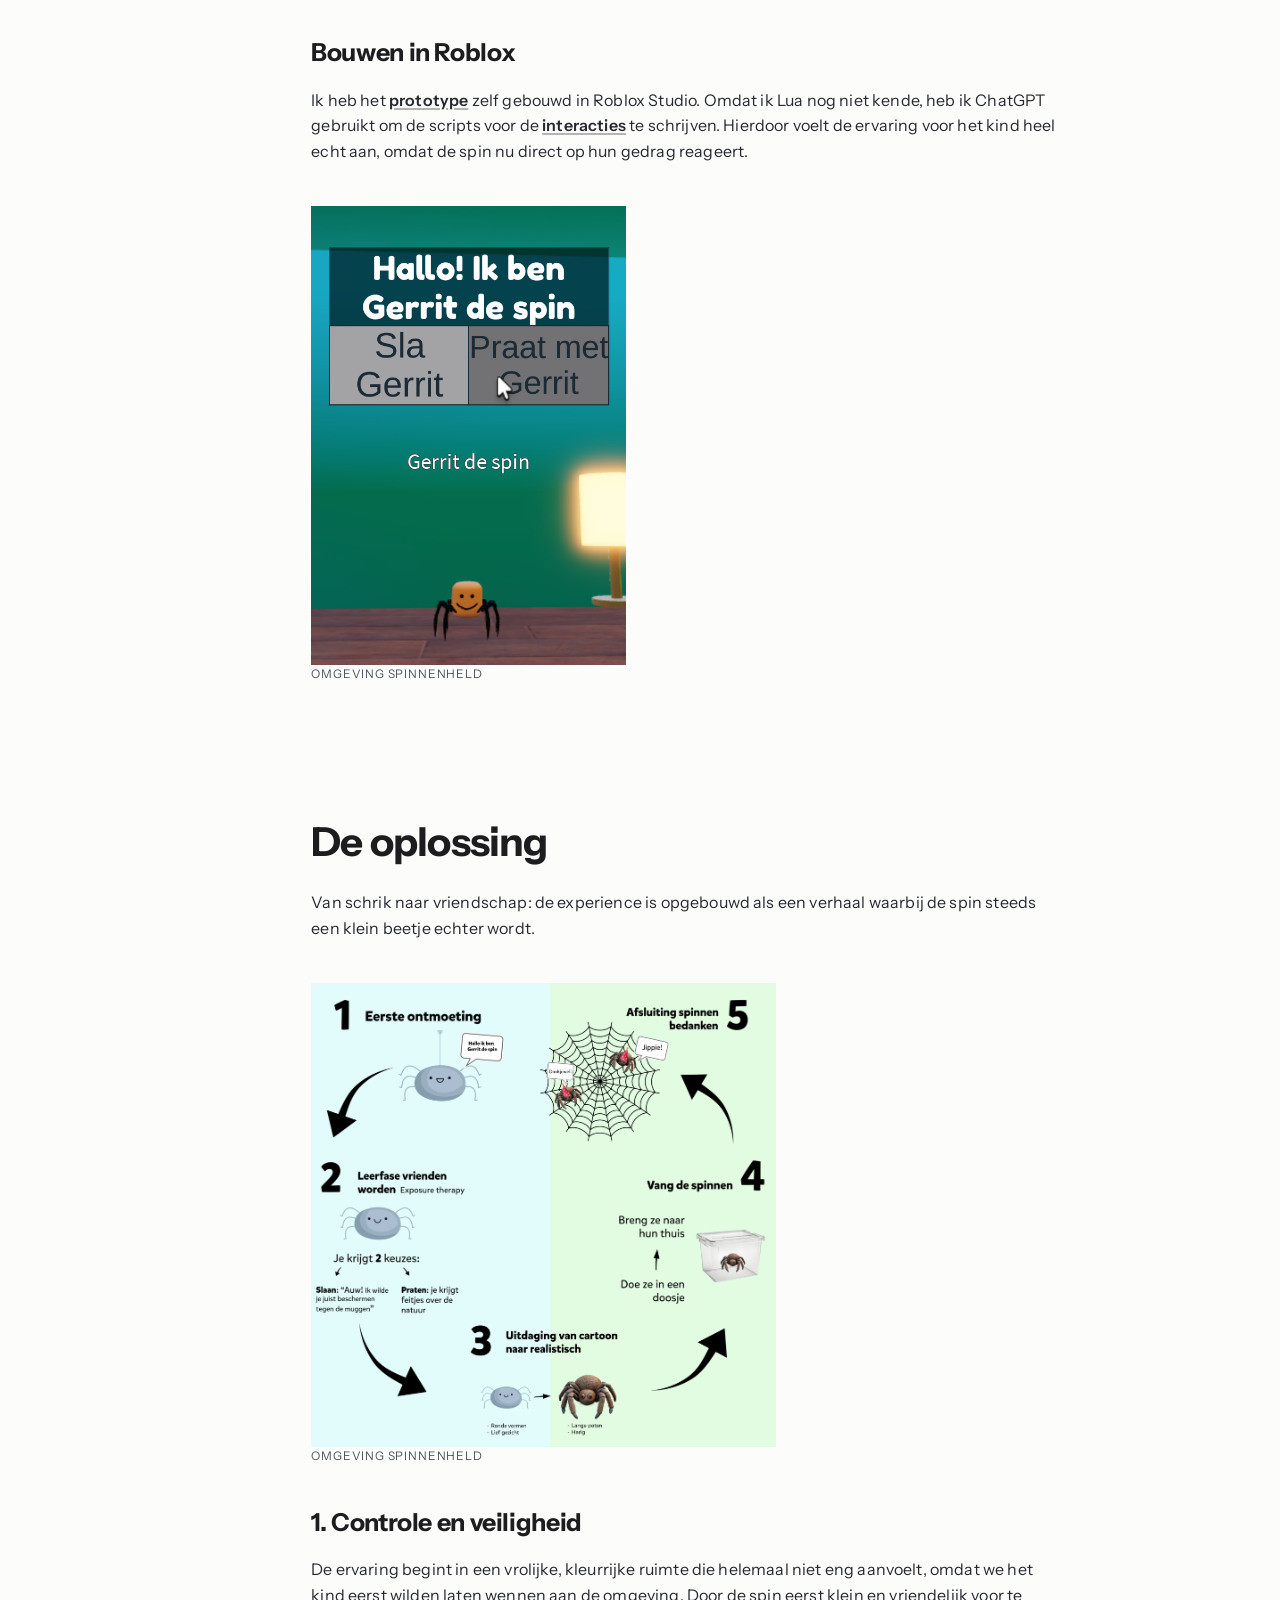
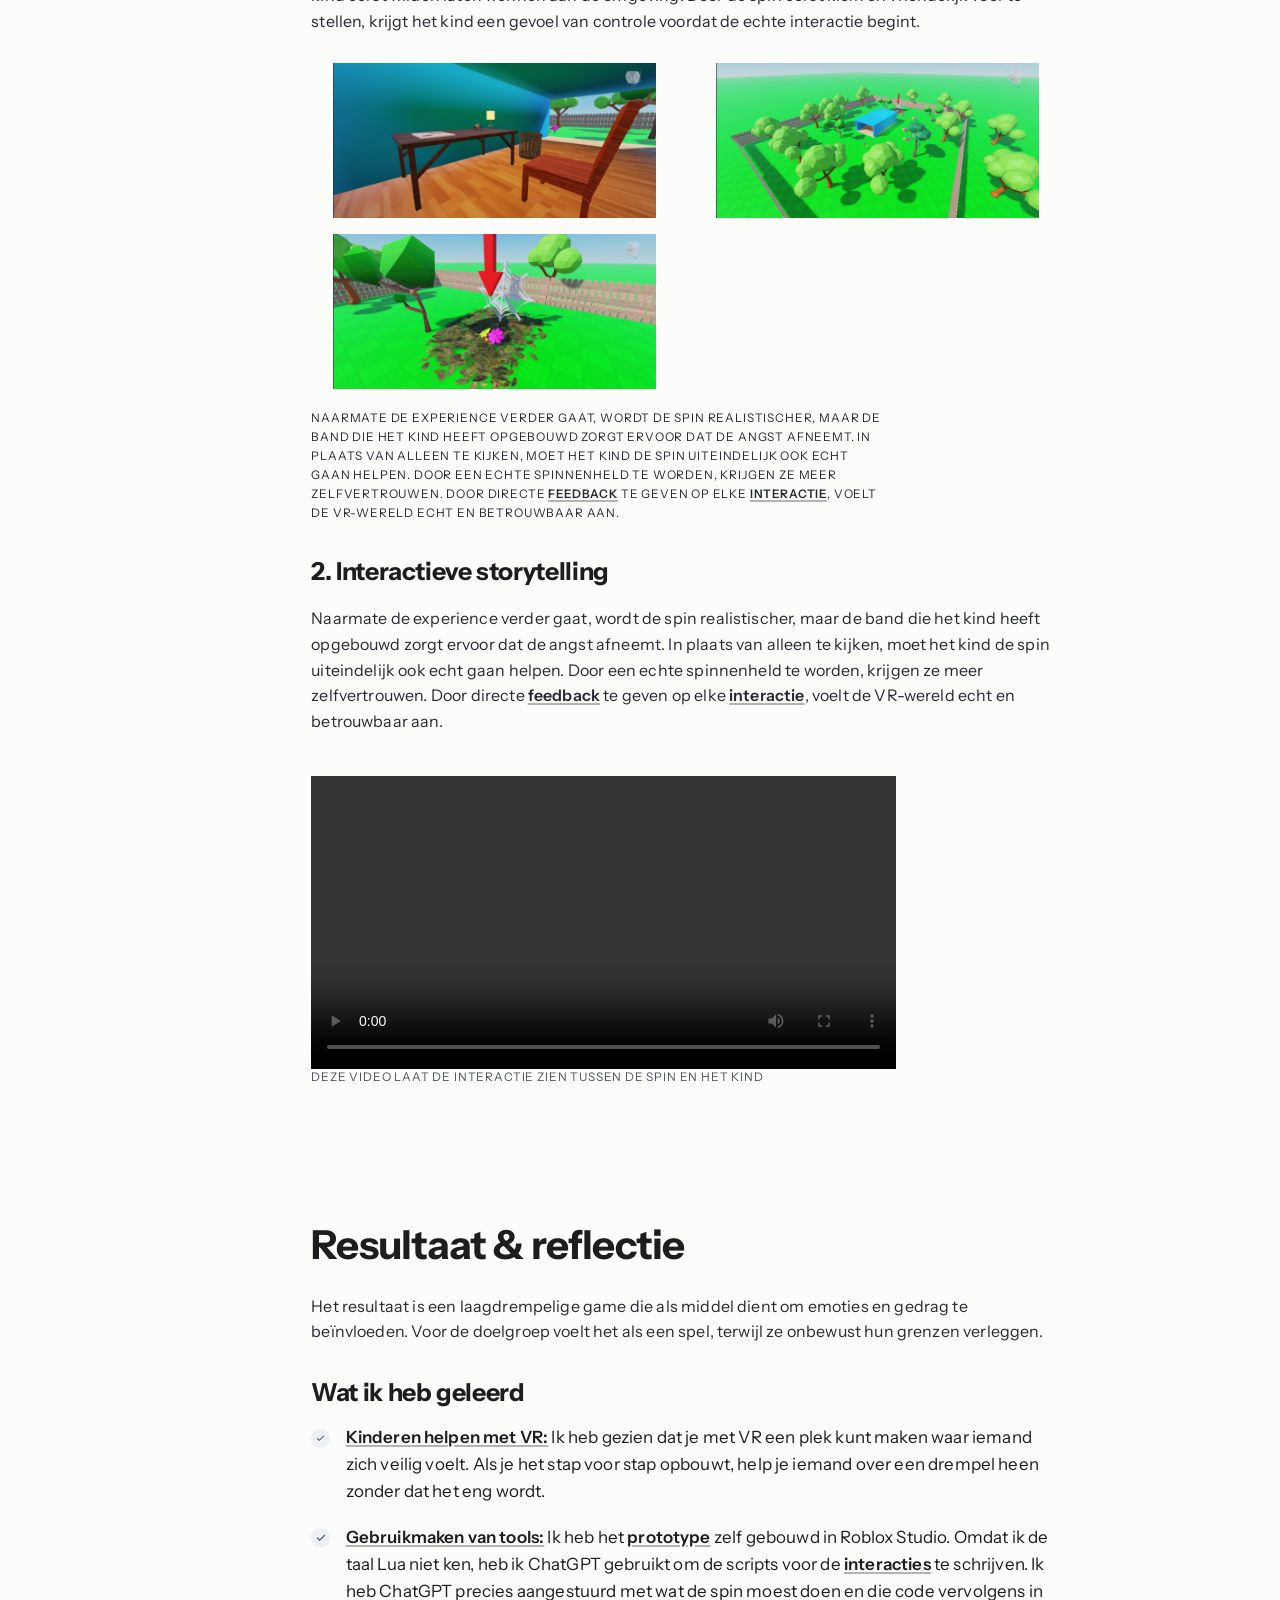
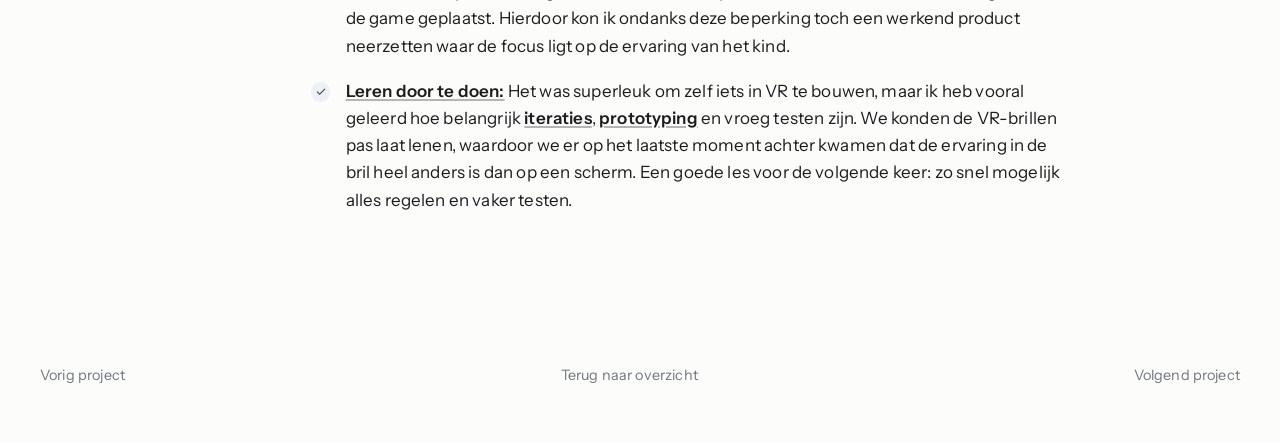
<file: project-5.html>
<!doctype html>
<html lang="nl">
  <head>
    <meta charset="UTF-8" />
    <meta name="viewport" content="width=device-width, initial-scale=1.0" />
    <meta
      name="description"
      content="Case study van Spinnenheld: angst overwinnen in een VR-wereld."
    />
    <title>Spinnenheld – Angst overwinnen in een VR-wereld</title>
    <link rel="preconnect" href="https://fonts.googleapis.com" />
    <link rel="preconnect" href="https://fonts.gstatic.com" crossorigin />
    <link
      href="https://fonts.googleapis.com/css2?family=Instrument+Sans:wght@400;500;600;700&display=swap"
      rel="stylesheet"
    />
    <link rel="stylesheet" href="css/styles.css?v=20260331a" />
  </head>
  <body class="case-page case-page--project-5">
    <header class="site-header" id="top">
      <div class="container nav-wrap">
        <a
          class="logo-link fade-in"
          href="index.html#home"
          aria-label="Ga naar home"
        >
          <img
            src="logotje1.png"
            alt="Portfolio logo"
            class="logo"
            loading="eager"
          />
        </a>

        <button
          class="menu-toggle"
          type="button"
          aria-expanded="false"
          aria-controls="site-nav"
          aria-label="Open navigatie"
        >
          <span></span>
          <span></span>
          <span></span>
        </button>

        <nav class="site-nav" id="site-nav" aria-label="Hoofdnavigatie">
          <a href="index.html#home">Home</a>
          <a href="index.html#projecten">Projecten</a>
          <a href="index.html#over-mij">Over mij</a>
          <a href="index.html#contact">Contact</a>
        </nav>
      </div>
    </header>

    <main>
      <section class="case-hero section" aria-labelledby="case-title">
        <div class="container reveal case-shell">
          <aside class="case-side-nav" aria-label="Case secties">
            <p class="case-side-title">Case navigatie</p>
            <a href="#probleem">Het probleem</a>
            <a href="#aanpak">Mijn aanpak</a>
            <a href="#oplossing">De oplossing</a>
            <a href="#reflectie">Resultaat &amp; reflectie</a>
          </aside>

          <article class="case-content">
            <h1 id="case-title">
              Spinnenheld – Angst overwinnen in een VR-wereld
            </h1>

            <section class="case-block reveal" data-case-section>
              <h2>In het kort</h2>

              <p>Van spinnenfobie naar Spinnenheld: hoe doe je dat in VR?</p>

              <p>
                Voor dit project ontwierp ik in een duo Spinnenheld: een
                VR-experience die kinderen stap voor stap laat wennen aan
                spinnen. Door storytelling te combineren met
                <strong>exposure therapy</strong>, veranderen we de angst in
                zelfvertrouwen en controle.
              </p>

              <h3>Tools</h3>
              <div
                class="case-tools"
                aria-label="Tools gebruikt in dit project"
              >
                <figure class="case-tool-item">
                  <img
                    src="roblox studio.svg"
                    alt="Roblox Studio"
                    loading="lazy"
                  />
                  <figcaption>Roblox Studio</figcaption>
                </figure>
                <figure class="case-tool-item">
                  <img src="lua.svg" alt="Lua scripting" loading="lazy" />
                  <figcaption>Lua scripting</figcaption>
                </figure>
                <figure class="case-tool-item">
                  <img src="figma.svg" alt="Figma" loading="lazy" />
                  <figcaption>Figma</figcaption>
                </figure>
                <figure class="case-tool-item">
                  <img src="oculus.svg" alt="VR-Oculus" loading="lazy" />
                  <figcaption>VR-Oculus</figcaption>
                </figure>
                <figure class="case-tool-item">
                  <img src="illustrator.svg" alt="Illustrator" loading="lazy" />
                  <figcaption>Illustrator</figcaption>
                </figure>
              </div>
            </section>

            <section id="probleem" class="case-block reveal" data-case-section>
              <h2>Het probleem</h2>
              <p>
                Veel kinderen zijn bang voor spinnen, wat vaak komt door
                negatieve verhalen of onbekendheid. Gewoon uitleggen dat een
                spin ongevaarlijk is, werkt meestal niet. De uitdaging was
                daarom om een veilige omgeving te ontwerpen waarin een kind zelf
                de leiding neemt en op een speelse manier de confrontatie durft
                aan te gaan.
              </p>

              <figure class="case-image">
                <img
                  src="Ontwerpvoorwaarden.png"
                  alt="Ontwerpvoorwaarden"
                  loading="lazy"
                />
                <figcaption class="comparison-label">
                  Ontwerpvoorwaarden
                </figcaption>
              </figure>
            </section>

            <section id="aanpak" class="case-block reveal" data-case-section>
              <h2>Mijn aanpak</h2>
              <p>
                Ik was verantwoordelijk voor het onderzoek naar
                gedragspsychologie en de conceptontwikkeling, waarbij mijn focus
                lag op de visuele stijl, het storyboard en het uitwerken van de
                <strong>interacties</strong> in de scripttaal Lua.
              </p>

              <h3>Stapsgewijze blootstelling</h3>
              <p>
                Uit mijn onderzoek naar <strong>exposure therapy</strong> bleek
                dat angst pas echt afneemt als je de drempel heel laag houdt.
                Daarom hebben we een VR-ervaring ontworpen waarin het kind zelf
                de controle heeft. Door dit te combineren met mijn vrolijke
                moodboard, sluit de hele omgeving aan op de belevingswereld van
                het kind en voelt het direct veilig.
              </p>

              <figure class="case-image case-image-small">
                <img src="OXR Moodboard.png" alt="Moodboard" loading="lazy" />
                <figcaption class="comparison-label">Moodboard</figcaption>
              </figure>

              <h3>Interactie ontwerpen</h3>
              <p>
                In Figma heb ik de hele dialoog en de flowchart uitgewerkt. Het
                was mijn doel om de spin niet zomaar als een object te zien,
                maar echt als een karakter waar het kind een band mee opbouwt.
                Daarna heb ik de flowchart vertaald naar een storyboard met
                verschillende versies. Hierdoor kreeg ik een goed beeld van hoe
                het verhaal liep en zag ik precies waar ik nog dingen moest
                aanpassen.
              </p>

              <figure class="case-image case-image-small">
                <img
                  src="Gerrit oxr flowchart fig.png"
                  alt="Flowchart"
                  loading="lazy"
                />
                <figcaption class="comparison-label">Flowchart</figcaption>
              </figure>

              <div class="image-pair image-pair--tight">
                <figure class="case-image case-image-small">
                  <img src="Schermen oxr.png" alt="Storyboard" loading="lazy" />
                  <figcaption class="comparison-label">Storyboard</figcaption>
                </figure>

                <figure class="case-image case-image-small">
                  <img
                    src="Schermen oxr deel 2.png"
                    alt="Storyboard 2"
                    loading="lazy"
                  />
                  <figcaption class="comparison-label">Storyboard 2</figcaption>
                </figure>
              </div>

              <figure class="case-image">
                <img
                  src="tuinplek.png"
                  alt="Bezig in Roblox Studio"
                  loading="lazy"
                />
                <figcaption class="comparison-label">
                  Bezig in Roblox studio
                </figcaption>
              </figure>

              <h3>Bouwen in Roblox</h3>
              <p>
                Ik heb het <strong>prototype</strong> zelf gebouwd in Roblox
                Studio. Omdat ik Lua nog niet kende, heb ik ChatGPT gebruikt om
                de scripts voor de <strong>interacties</strong> te schrijven.
                Hierdoor voelt de ervaring voor het kind heel echt aan, omdat de
                spin nu direct op hun gedrag reageert.
              </p>

              <figure class="case-image" style="width: 42%; margin-left: 0">
                <img
                  src="hallo gerrit.png"
                  alt="Omgeving Spinnenheld"
                  loading="lazy"
                />
                <figcaption class="comparison-label">
                  Omgeving Spinnenheld
                </figcaption>
              </figure>
            </section>

            <section id="oplossing" class="case-block reveal" data-case-section>
              <h2>De oplossing</h2>
              <p>
                Van schrik naar vriendschap: de experience is opgebouwd als een
                verhaal waarbij de spin steeds een klein beetje echter wordt.
              </p>

              <figure class="case-image case-image-concept-small">
                <img
                  src="vr spinnenheld concept 1 tot 5.png"
                  alt="Conceptvisualisatie Spinnenheld"
                  loading="lazy"
                />
                <figcaption class="comparison-label">
                  Conceptvisualisatie Spinnenheld
                </figcaption>
              </figure>

              <h3>1. Controle en veiligheid</h3>

              <p>
                De ervaring begint in een vrolijke, kleurrijke ruimte die
                helemaal niet eng aanvoelt, omdat we het kind eerst wouden laten
                wennen aan de omgeving. Door de spin eerst klein en vriendelijk
                voor te stellen, krijgt het kind een gevoel van controle voordat
                de echte interactie begint.
              </p>

              <div class="case-grid-2x2">
                <figure class="case-image">
                  <img
                    src="gerrit kamer.png"
                    alt="Omgeving Spinnenheld 1"
                    loading="lazy"
                  />
                </figure>
                <figure class="case-image">
                  <img
                    src="gerrit tuin.png"
                    alt="Omgeving Spinnenheld 2"
                    loading="lazy"
                  />
                </figure>
                <figure class="case-image">
                  <img
                    src="gerrit thuis.png"
                    alt="Omgeving Spinnenheld 3"
                    loading="lazy"
                  />
                </figure>
              </div>
              <p class="comparison-label">Omgeving Spinnenheld</p>

              <h3>2. Interactieve storytelling</h3>

              <p>
                Naarmate de experience verder gaat, wordt de spin realistischer,
                maar de band die het kind heeft opgebouwd zorgt ervoor dat de
                angst afneemt. In plaats van alleen te kijken, moet het kind de
                spin uiteindelijk ook echt gaan helpen. Door een echte
                spinnenheld te worden, krijgen ze meer zelfvertrouwen. Door
                directe <strong>feedback</strong> te geven op elke
                <strong>interactie</strong>, voelt de VR-wereld echt en
                betrouwbaar aan.
              </p>

              <figure class="case-image case-video">
                <video controls preload="metadata" class="case-video-player">
                  <source src="video OXR.mp4" type="video/mp4" />
                  Je browser ondersteunt deze video niet.
                </video>
                <figcaption class="comparison-label">
                  Deze video laat de interactie zien tussen de spin en het kind
                </figcaption>
              </figure>
            </section>

            <section id="reflectie" class="case-block reveal" data-case-section>
              <h2>Resultaat &amp; reflectie</h2>
              <p>
                Het resultaat is een laagdrempelige game die als middel dient om
                emoties en gedrag te beïnvloeden. Voor de doelgroep voelt het
                als een spel, terwijl ze onbewust hun grenzen verleggen.
              </p>

              <h3>Wat ik heb geleerd</h3>

              <ul class="case-list">
                <li>
                  <strong>Kinderen helpen met VR:</strong> Ik heb gezien dat je
                  met VR een plek kunt maken waar iemand zich veilig voelt. Als
                  je het stap voor stap opbouwt, help je iemand over een drempel
                  heen zonder dat het eng wordt.
                </li>
                <li>
                  <strong>Gebruikmaken van tools:</strong> Ik heb het
                  <strong>prototype</strong> zelf gebouwd in Roblox Studio.
                  Omdat ik de taal Lua niet ken, heb ik ChatGPT gebruikt om de
                  scripts voor de <strong>interacties</strong> te schrijven. Ik
                  heb ChatGPT precies aangestuurd met wat de spin moest doen en
                  die code vervolgens in de game geplaatst. Hierdoor kon ik
                  ondanks deze beperking toch een werkend product neerzetten
                  waar de focus ligt op de ervaring van het kind.
                </li>
                <li>
                  <strong>Leren door te doen:</strong> Het was superleuk om zelf
                  iets in VR te bouwen, maar ik heb vooral geleerd hoe
                  belangrijk <strong>iteraties</strong>,
                  <strong>prototyping</strong> en vroeg testen zijn. We konden
                  de VR-brillen pas laat lenen, waardoor we er op het laatste
                  moment achter kwamen dat de ervaring in de bril heel anders is
                  dan op een scherm. Een goede les voor de volgende keer: zo
                  snel mogelijk alles regelen en vaker testen.
                </li>
              </ul>
            </section>
          </article>
        </div>
      </section>
    </main>

    <footer class="site-footer case-footer">
      <div
        class="container case-nav-bottom"
        aria-label="Project navigatie onderaan"
      >
        <a href="project-4.html" aria-label="Ga naar vorig project"
          >Vorig project</a
        >
        <a
          href="index.html#projecten"
          aria-label="Terug naar projecten overzicht"
          >Terug naar overzicht</a
        >
        <a href="project-1.html" aria-label="Ga naar volgend project"
          >Volgend project</a
        >
      </div>
    </footer>

    <script src="js/main.js?v=20260914e" defer></script>
    <script src="js/project.js?v=20260914e" defer></script>
  </body>
</html>
</file>
<file: css/styles.css>
:root {
  --bg: #ffffff;
  --text: #1d1d1f;
  --text-muted: #6f7680;
  --coral: #42474f;
  --mint: #7f9d95;
  --lavender: #dce3dc;
  --peach: #eef1e6;
  --card-bg: #f7f7f6;
  --border: rgba(29, 29, 31, 0.08);
  --shadow-soft: 0 24px 56px rgba(29, 29, 31, 0.08);
  --shadow-strong: 0 30px 90px rgba(29, 29, 31, 0.2);
  --ease-out: cubic-bezier(0.19, 1, 0.22, 1);
  --radius-lg: 28px;
  --radius-md: 18px;
}

* {
  box-sizing: border-box;
}

html {
  scroll-behavior: smooth;
}

body {
  margin: 0;
  min-height: 100%;
  background:
    radial-gradient(
      circle at 16% 8%,
      rgba(233, 238, 225, 0.72),
      transparent 36%
    ),
    radial-gradient(
      circle at 88% 14%,
      rgba(231, 236, 238, 0.62),
      transparent 42%
    ),
    var(--bg);
  color: var(--text);
  font-family:
    "SF Pro Text",
    "Instrument Sans",
    -apple-system,
    BlinkMacSystemFont,
    "Segoe UI",
    Roboto,
    sans-serif;
  letter-spacing: 0.01em;
  line-height: 1.6;
  -webkit-font-smoothing: antialiased;
  text-rendering: optimizeLegibility;
}

img {
  display: block;
  max-width: 100%;
}

a {
  color: inherit;
}

.container {
  width: min(100% - 2.5rem, 1200px);
  margin-inline: auto;
}

.section {
  padding-block: 120px;
}

.eyebrow {
  margin: 0 0 0.9rem;
  color: var(--text-muted);
  font-size: 0.78rem;
  letter-spacing: 0.14em;
  text-transform: uppercase;
}

.section-title {
  margin: 0;
  font-family:
    "SF Pro Display",
    "Instrument Sans",
    -apple-system,
    BlinkMacSystemFont,
    "Segoe UI",
    Roboto,
    sans-serif;
  letter-spacing: -0.02em;
  font-size: clamp(1.9rem, 4.7vw, 3.6rem);
  line-height: 1.1;
}

.fade-in {
  opacity: 0;
  animation: intro-fade 900ms var(--ease-out) forwards;
}

.site-header {
  position: fixed;
  inset: 0 0 auto;
  z-index: 100;
  transition:
    background-color 0.35s ease,
    border-color 0.35s ease,
    box-shadow 0.35s ease;
}

.site-header.scrolled {
  border-bottom: 1px solid rgba(29, 29, 31, 0.08);
  background-color: rgba(255, 255, 255, 0.72);
  backdrop-filter: blur(18px);
  -webkit-backdrop-filter: blur(18px);
  box-shadow: 0 10px 35px rgba(29, 29, 31, 0.06);
}

.nav-wrap {
  display: flex;
  align-items: center;
  justify-content: space-between;
  gap: 1rem;
  min-height: 78px;
}

.logo-link {
  display: inline-flex;
  align-items: center;
}

.logo {
  width: auto;
  height: 34px;
}

.menu-toggle {
  position: relative;
  display: inline-grid;
  place-items: center;
  gap: 0.26rem;
  width: 46px;
  height: 46px;
  border: 1px solid var(--border);
  border-radius: 12px;
  background: rgba(255, 255, 255, 0.96);
}

.menu-toggle span {
  width: 18px;
  height: 2px;
  border-radius: 99px;
  background: var(--text);
  transition:
    transform 0.28s ease,
    opacity 0.28s ease;
}

.menu-toggle[aria-expanded="true"] span:nth-child(1) {
  transform: translateY(6px) rotate(45deg);
}

.menu-toggle[aria-expanded="true"] span:nth-child(2) {
  opacity: 0;
}

.menu-toggle[aria-expanded="true"] span:nth-child(3) {
  transform: translateY(-6px) rotate(-45deg);
}

.site-nav {
  position: absolute;
  top: calc(100% + 0.8rem);
  right: 1.25rem;
  display: grid;
  gap: 0.6rem;
  padding: 1rem;
  min-width: 220px;
  border: 1px solid var(--border);
  border-radius: 16px;
  background: rgba(255, 255, 255, 0.92);
  backdrop-filter: blur(14px);
  box-shadow: var(--shadow-soft);
  opacity: 0;
  visibility: hidden;
  transform: translateY(-7px);
  transition:
    opacity 0.2s ease,
    transform 0.2s ease,
    visibility 0.2s ease;
}

.site-nav.is-open {
  opacity: 1;
  visibility: visible;
  transform: translateY(0);
}

.site-nav a {
  text-decoration: none;
  color: var(--text);
  font-size: 1rem;
  letter-spacing: -0.01em;
  transition: color 0.22s ease;
}

.lang-switcher {
  display: inline-flex;
  align-items: center;
  justify-content: center;
  gap: 0.38rem;
  min-width: 94px;
  min-height: 42px;
  padding: 0.5rem 0.75rem;
  border: 1px solid var(--border);
  border-radius: 999px;
  background: rgba(255, 255, 255, 0.84);
  color: var(--text);
  font-family:
    "SF Pro Display",
    "Instrument Sans",
    -apple-system,
    BlinkMacSystemFont,
    "Segoe UI",
    sans-serif;
  font-size: 0.72rem;
  font-weight: 600;
  letter-spacing: 0.12em;
  text-transform: uppercase;
  cursor: pointer;
  transition:
    transform 0.22s ease,
    border-color 0.22s ease,
    box-shadow 0.22s ease,
    background-color 0.22s ease;
}

.lang-switcher:hover,
.lang-switcher:focus-visible {
  transform: translateY(-1px);
  border-color: rgba(29, 29, 31, 0.18);
  box-shadow: 0 12px 24px rgba(29, 29, 31, 0.08);
}

.lang-option {
  display: inline-flex;
  align-items: center;
  justify-content: center;
  min-width: 2.3rem;
  padding: 0.2rem 0.28rem;
  border-radius: 999px;
  color: rgba(29, 29, 31, 0.7);
  transition:
    color 0.2s ease,
    background-color 0.2s ease;
}

.lang-option.is-active {
  background: rgba(29, 29, 31, 0.06);
  color: var(--text);
}

.lang-divider {
  color: rgba(29, 29, 31, 0.5);
  font-weight: 500;
}

.site-nav a:hover,
.site-nav a:focus-visible {
  color: var(--coral);
}

.hero {
  position: relative;
  min-height: 100vh;
  display: grid;
  place-items: center;
  overflow: clip;
}

.hero-content {
  display: grid;
  place-items: center;
  gap: 1.1rem;
  text-align: center;
  z-index: 3;
}

.hero-title {
  margin: 0;
  display: grid;
  gap: 0.6rem;
  justify-items: center;
}

.hero-greeting {
  font-family:
    "SF Pro Display",
    "Instrument Sans",
    -apple-system,
    BlinkMacSystemFont,
    "Segoe UI",
    Roboto,
    sans-serif;
  font-size: clamp(1.05rem, 2vw, 1.45rem);
  font-weight: 500;
  color: var(--text-muted);
  letter-spacing: 0.01em;
}

.hero-name {
  margin: 0;
  display: inline-flex;
  flex-wrap: wrap;
  justify-content: center;
  gap: 0.01em;
  font-family:
    "SF Pro Display",
    "Instrument Sans",
    -apple-system,
    BlinkMacSystemFont,
    "Segoe UI",
    Roboto,
    sans-serif;
  font-size: clamp(2.3rem, 8vw, 5.8rem);
  font-weight: 600;
  line-height: 1;
  letter-spacing: -0.035em;
  color: var(--text);
}

.hero-name .name-letter {
  position: relative;
  display: inline-block;
  border: 0;
  padding: 0;
  background: transparent;
  font: inherit;
  color: inherit;
  line-height: inherit;
  letter-spacing: inherit;
  cursor: pointer;
  transition:
    transform 240ms ease,
    color 240ms ease,
    text-shadow 280ms ease;
}

.hero-name .name-letter.space {
  width: 0.3em;
  pointer-events: none;
}

.hero-name .name-letter::after {
  content: attr(data-quality);
  position: absolute;
  left: 50%;
  bottom: calc(100% + 0.55rem);
  transform: translate(-50%, 6px);
  padding: 0.3rem 0.58rem;
  border-radius: 999px;
  border: 1px solid rgba(29, 29, 31, 0.13);
  background: rgba(255, 255, 255, 0.95);
  color: var(--text-muted);
  font-size: 0.64rem;
  letter-spacing: 0.08em;
  text-transform: uppercase;
  white-space: nowrap;
  opacity: 0;
  pointer-events: none;
  transition:
    opacity 200ms ease,
    transform 200ms ease;
  box-shadow: 0 12px 30px rgba(29, 29, 31, 0.08);
}

.hero-name .name-letter:hover,
.hero-name .name-letter:focus-visible,
.hero-name .name-letter.is-active {
  transform: translateY(-2px) scale(1.02);
  color: #000;
  text-shadow: 0 8px 18px rgba(29, 29, 31, 0.14);
}

.hero-name .name-letter:hover::after,
.hero-name .name-letter:focus-visible::after,
.hero-name .name-letter.is-active::after {
  opacity: 1;
  transform: translate(-50%, 0);
}

.hero-quality {
  margin: 0;
  min-height: 1.6rem;
  font-size: 0.82rem;
  letter-spacing: 0.08em;
  text-transform: uppercase;
  color: var(--text-muted);
}

.hero-blob {
  position: absolute;
  left: 50%;
  top: 50%;
  width: min(42vw, 520px);
  aspect-ratio: 1;
  border-radius: 50%;
  background: radial-gradient(
    circle at 30% 30%,
    rgba(255, 107, 107, 0.34),
    rgba(78, 205, 196, 0.24)
  );
  filter: blur(60px);
  transform: translate(-50%, -50%);
  z-index: 1;
  pointer-events: none;
}

.scroll-indicator {
  position: absolute;
  left: 50%;
  bottom: 2rem;
  width: 28px;
  height: 48px;
  border: 1px solid rgba(29, 29, 31, 0.3);
  border-radius: 99px;
  transform: translateX(-50%);
  display: grid;
  place-items: center;
  z-index: 3;
}

.scroll-indicator span {
  width: 6px;
  height: 6px;
  border-radius: 50%;
  background: var(--text);
  animation: scroll-dot 1.8s ease-in-out infinite;
}

.projects-grid {
  margin-top: 2.4rem;
  display: grid;
  gap: 1rem;
}

.project-card {
  position: relative;
  min-height: 210px;
  padding: 1.4rem;
  border-radius: var(--radius-lg);
  border: 1px solid var(--border);
  background: var(--card-bg);
  text-decoration: none;
  overflow: hidden;
  isolation: isolate;
  transition:
    transform 0.4s var(--ease-out),
    box-shadow 0.4s var(--ease-out),
    background-image 0.4s var(--ease-out),
    background-color 0.4s var(--ease-out);
}

.project-card::before {
  content: "";
  position: absolute;
  inset: 0;
  background: linear-gradient(
    135deg,
    rgba(255, 255, 255, 0.88),
    rgba(255, 230, 109, 0.16)
  );
  opacity: 0;
  transition: opacity 0.35s ease;
}

.project-card > * {
  position: relative;
  z-index: 1;
}

.project-card h3 {
  margin: 0;
  font-size: clamp(1.3rem, 2.2vw, 2rem);
  letter-spacing: -0.02em;
}

.project-index {
  margin: 0 0 1rem;
  color: var(--text-muted);
  font-size: 0.8rem;
  letter-spacing: 0.12em;
}

.project-desc {
  margin: 0.8rem 0 0;
  max-width: 38ch;
  color: var(--text-muted);
}

.project-cta {
  margin-top: 1.1rem;
  display: inline-flex;
  align-items: center;
  gap: 0.5rem;
  font-weight: 600;
  opacity: 0;
  transform: translateY(10px);
  transition:
    opacity 0.28s ease,
    transform 0.28s ease;
}

.project-cta::after {
  content: "->";
}

.project-card:hover,
.project-card:focus-visible,
.project-card.is-tapped {
  transform: scale(1.03) translateY(-10px);
  box-shadow: var(--shadow-strong);
}

.project-card:hover::before,
.project-card:focus-visible::before,
.project-card.is-tapped::before {
  opacity: 1;
}

.project-1:hover .project-cta,
.project-1:focus-visible .project-cta,
.project-1.is-tapped .project-cta {
  opacity: 1;
  transform: translateY(0);
}

.project-1 {
  min-height: clamp(360px, 50vw, 520px);
  border: 1px solid rgba(29, 29, 31, 0.08);
  background: #fcfdf8;
  color: var(--text);
}

.project-preview-media {
  position: relative;
  margin-top: 1.3rem;
  border-radius: 16px;
  overflow: hidden;
  border: 1px solid rgba(29, 29, 31, 0.08);
  background: rgba(255, 255, 255, 0.72);
  min-height: clamp(120px, 16vw, 180px);
  display: grid;
  place-items: center;
  padding: 0.9rem;
}

.project-preview-media picture,
.project-preview-media img {
  width: auto;
  height: auto;
}

.project-preview-media img {
  display: block;
  max-width: 100%;
  max-height: clamp(72px, 10vw, 130px);
  object-fit: contain;
  transition:
    transform 320ms var(--ease-out),
    opacity 240ms ease;
}

.project-1 .project-preview-media,
.project-2 .project-preview-media {
  min-height: 0;
  padding: 0.75rem;
}

.project-3 .project-preview-media,
.project-4 .project-preview-media,
.project-5 .project-preview-media {
  min-height: 0;
  aspect-ratio: 16 / 10;
  display: block;
  padding: 0;
  position: relative;
}

.project-1 .project-preview-media img {
  max-height: clamp(90px, 12vw, 150px);
}

.project-3 .project-preview-media picture,
.project-3 .project-preview-media img,
.project-4 .project-preview-media picture,
.project-4 .project-preview-media img,
.project-5 .project-preview-media picture,
.project-5 .project-preview-media img {
  width: 100%;
  height: 100%;
}

.project-3 .project-preview-media img,
.project-4 .project-preview-media img,
.project-5 .project-preview-media img {
  position: absolute;
  inset: 0;
  max-width: none;
  max-height: none;
  object-fit: cover;
  object-position: center;
}

.project-preview-overlay {
  position: static;
  inset: auto;
  z-index: 2;
  display: block;
  align-content: normal;
  gap: 0;
  padding: 0;
}

.project-1 .project-index {
  position: static;
  top: auto;
  left: auto;
  z-index: 1;
  color: var(--text-muted);
}

.project-1 h3 {
  margin: 0;
  max-width: 24ch;
  font-size: clamp(1.45rem, 2.4vw, 2.1rem);
  line-height: 1.08;
  letter-spacing: -0.02em;
  color: var(--text);
}

.project-keywords {
  margin: 0.9rem 0 0;
  padding: 0;
  list-style: none;
  display: flex;
  flex-wrap: wrap;
  gap: 0.45rem;
  max-width: 48ch;
}

.project-keywords li {
  display: inline-flex;
  align-items: center;
  padding: 0.28rem 0.6rem;
  border-radius: 999px;
  border: 1px solid rgba(29, 29, 31, 0.1);
  background: rgba(255, 255, 255, 0.75);
  color: #4a5057;
  font-size: 0.73rem;
  letter-spacing: 0.01em;
}

.project-1:hover .project-preview-media img,
.project-1:focus-visible .project-preview-media img,
.project-1.is-tapped .project-preview-media img {
  transform: scale(1.03);
  opacity: 0.95;
}

.project-2 {
  background: #f9fbff;
}

.project-3 {
  background: #fffaf6;
}

.project-4 {
  background: #f9fdf9;
}

.project-5 {
  background: #fdf9ff;
}

.about-grid {
  display: grid;
  grid-template-columns: 1fr;
  gap: 0;
  position: relative;
  padding: 1.25rem;
  margin-top: -1.4rem;
  margin-bottom: 1.2rem;
  border-radius: 20px;
  background:
    radial-gradient(
      circle at 18% 16%,
      rgba(243, 173, 206, 0.2),
      rgba(243, 173, 206, 0) 44%
    ),
    radial-gradient(
      circle at 84% 78%,
      rgba(247, 201, 222, 0.16),
      rgba(247, 201, 222, 0) 45%
    ),
    repeating-linear-gradient(
      0deg,
      rgba(133, 112, 70, 0.032),
      rgba(133, 112, 70, 0.032) 1px,
      rgba(0, 0, 0, 0) 1px,
      rgba(0, 0, 0, 0) 5px
    ),
    #fdfcf0;
  box-shadow:
    0 20px 44px rgba(38, 31, 18, 0.26),
    0 2px 0 rgba(255, 255, 255, 0.5) inset;
  font-family:
    -apple-system, BlinkMacSystemFont, "SF Pro Text", "SF Pro Display", Inter,
    "Helvetica Neue", Helvetica, Arial, sans-serif;
}

.about-grid::before {
  content: "";
  position: absolute;
  top: 1rem;
  bottom: 1rem;
  left: 50%;
  width: 74px;
  transform: translateX(-50%);
  pointer-events: none;
  z-index: 3;
  background: linear-gradient(
    90deg,
    rgba(64, 49, 23, 0),
    rgba(64, 49, 23, 0.13) 18%,
    rgba(25, 17, 8, 0.34) 50%,
    rgba(64, 49, 23, 0.13) 82%,
    rgba(64, 49, 23, 0)
  );
}

.about-page {
  min-width: 0;
  border-radius: 14px;
  overflow: hidden;
  border: 1px solid rgba(97, 83, 51, 0.18);
  background:
    radial-gradient(
      circle at 24% 14%,
      rgba(255, 255, 255, 0.36),
      rgba(255, 255, 255, 0) 58%
    ),
    repeating-linear-gradient(
      0deg,
      rgba(128, 112, 83, 0.03),
      rgba(128, 112, 83, 0.03) 1px,
      rgba(0, 0, 0, 0) 1px,
      rgba(0, 0, 0, 0) 4px
    ),
    #fdfcf0;
}

.about-page-left {
  position: relative;
  min-height: 430px;
  margin-bottom: 0.8rem;
  border: 0;
  background: transparent;
  overflow: hidden;
}

.about-stickers {
  position: absolute;
  inset: 0;
  z-index: 6;
  pointer-events: none;
}

.sticker {
  position: absolute;
  margin: 0;
  width: 33%;
  aspect-ratio: 4 / 5;
  background: transparent;
  border: 0;
  outline: 0;
  padding: 0;
  overflow: visible;
  isolation: isolate;
  filter: none;
}

.sticker::before {
  content: none;
}

.sticker::after {
  content: none;
}

.sticker-a {
  --sticker-shape: polygon(
    14% 2%,
    86% 4%,
    98% 22%,
    95% 84%,
    76% 98%,
    20% 96%,
    2% 79%,
    4% 19%
  );
  z-index: 3;
  width: 22%;
  top: 6%;
  left: 3%;
  transform: rotate(-15deg);
}

.sticker-b {
  --sticker-shape: polygon(
    10% 6%,
    78% 2%,
    98% 18%,
    96% 86%,
    84% 98%,
    24% 95%,
    3% 72%,
    2% 21%
  );
  z-index: 6;
  width: 29%;
  top: 3%;
  right: 3%;
  transform: rotate(14deg);
}

.sticker-c {
  --sticker-shape: polygon(
    16% 1%,
    82% 5%,
    97% 28%,
    92% 88%,
    72% 100%,
    22% 95%,
    1% 74%,
    5% 20%
  );
  z-index: 8;
  width: 36%;
  top: 30%;
  left: 9%;
  transform: rotate(-12deg);
}

.sticker-d {
  --sticker-shape: polygon(
    12% 5%,
    84% 3%,
    98% 24%,
    94% 82%,
    78% 97%,
    26% 99%,
    4% 78%,
    2% 22%
  );
  z-index: 4;
  width: 24%;
  top: 47%;
  right: 4%;
  transform: rotate(15deg);
}

.sticker-e {
  --sticker-shape: polygon(
    18% 4%,
    84% 2%,
    100% 26%,
    93% 87%,
    68% 100%,
    20% 93%,
    0 70%,
    5% 18%
  );
  z-index: 7;
  width: 23%;
  bottom: 2%;
  left: 7%;
  transform: rotate(-15deg);
}

.sticker-f {
  z-index: 5;
  width: 21%;
  top: 20%;
  left: 34%;
  transform: rotate(11deg);
}

.sticker-g {
  z-index: 9;
  width: 28%;
  top: 58%;
  left: 28%;
  transform: rotate(-6deg);
}

.sticker-h {
  z-index: 2;
  width: 19%;
  top: 64%;
  right: 10%;
  transform: rotate(9deg);
}

.sticker-i {
  z-index: 5;
  width: 18%;
  top: 2%;
  left: 46%;
  transform: rotate(-9deg);
}

.sticker-j {
  z-index: 10;
  width: 17%;
  top: 44%;
  left: 56%;
  right: auto;
  transform: rotate(12deg);
}

.sticker-k {
  z-index: 4;
  width: 20%;
  top: 24%;
  left: 52%;
  transform: rotate(-14deg);
}

.sticker-l {
  z-index: 11;
  width: 16%;
  top: 26%;
  left: 68%;
  transform: rotate(8deg);
}

.sticker-m {
  z-index: 6;
  width: 18%;
  top: 72%;
  left: 54%;
  transform: rotate(-7deg);
}

.sticker-n {
  z-index: 3;
  width: 17%;
  top: 5%;
  left: 74%;
  transform: rotate(15deg);
}

.sticker-o {
  z-index: 8;
  width: 19%;
  bottom: 1%;
  top: auto;
  right: 8%;
  transform: rotate(-11deg);
}

.sticker img {
  position: absolute;
  inset: 0;
  z-index: 2;
  width: 100%;
  height: 100%;
  object-fit: contain;
  display: block;
  opacity: 0.98;
  filter: drop-shadow(0 0 1px white) drop-shadow(0 0 1px white)
    drop-shadow(0 0 4px white) drop-shadow(1px 2px 2px rgba(0, 0, 0, 0.15));
}

.about-page-right {
  position: relative;
  padding: 2.1rem 2rem;
}

.about-page-right::before {
  content: "";
  position: absolute;
  inset: 0;
  pointer-events: none;
  background-image: repeating-linear-gradient(
    to bottom,
    rgba(143, 149, 160, 0) 0,
    rgba(143, 149, 160, 0) 31px,
    rgba(143, 149, 160, 0.24) 31px,
    rgba(143, 149, 160, 0.24) 32px
  );
}

.about-content p {
  position: relative;
  z-index: 1;
  color: var(--text-muted);
  max-width: 56ch;
}

.about-copy {
  position: relative;
  z-index: 1;
  margin-top: 1.4rem;
  display: grid;
  gap: 0.9rem;
}

.about-copy h3 {
  margin: 0.3rem 0 0;
  font-size: 0.98rem;
  letter-spacing: 0.01em;
  color: #2f3540;
}

.about-copy p {
  margin: 0;
  max-width: 66ch;
  color: #4a525d;
  line-height: 1.82;
}

.about-ps {
  margin-top: 0.6rem;
  color: #3f4650;
  font-family: "Bradley Hand", "Segoe Script", "Snell Roundhand", cursive;
  font-size: 1.07rem;
  line-height: 1.7;
}

.skills-track {
  margin-top: 2.8rem;
  border-top: 1px solid rgba(29, 29, 31, 0.1);
  border-bottom: 1px solid rgba(29, 29, 31, 0.1);
  background: linear-gradient(
    180deg,
    rgba(255, 255, 255, 0.8),
    rgba(245, 245, 247, 0.55)
  );
  overflow: hidden;
}

.skills-track-inner {
  display: flex;
  width: max-content;
  animation: skills-scroll 48s linear infinite;
}

.skills-line {
  margin: 0;
  padding: 0.95rem 0;
  display: flex;
  align-items: center;
  gap: 0.85rem;
  list-style: none;
}

.skills-line li {
  display: inline-flex;
  align-items: center;
  white-space: nowrap;
  color: var(--text);
  letter-spacing: 0.01em;
  font-size: 0.9rem;
}

.skills-line li::after {
  content: "";
  width: 5px;
  height: 5px;
  margin-left: 0.85rem;
  border-radius: 50%;
  background: rgba(29, 29, 31, 0.3);
}

.skills-line li:last-child::after {
  margin-right: 0.85rem;
}

@keyframes skills-scroll {
  0% {
    transform: translateX(0);
  }
  100% {
    transform: translateX(-50%);
  }
}

.contact-wrap {
  max-width: 820px;
}

.mail-link {
  display: inline-block;
  margin-top: 1.1rem;
  font-size: clamp(1.5rem, 6vw, 3.2rem);
  text-decoration: none;
  letter-spacing: -0.02em;
  transition: color 0.25s ease;
}

.mail-link:hover,
.mail-link:focus-visible {
  color: var(--mint);
}

.socials {
  margin-top: 1.4rem;
  display: flex;
  gap: 1.1rem;
}

.socials a {
  text-decoration: none;
  color: var(--text-muted);
  transition: color 0.22s ease;
}

.socials a:hover,
.socials a:focus-visible {
  color: var(--text);
}

.site-footer {
  padding: 30px 0 56px;
  color: var(--text-muted);
  font-size: 0.9rem;
}

.case-page {
  background:
    radial-gradient(
      circle at 8% 12%,
      rgba(235, 240, 228, 0.76),
      transparent 38%
    ),
    radial-gradient(
      circle at 92% 12%,
      rgba(230, 236, 238, 0.65),
      transparent 40%
    ),
    #fcfcfb;
}

.case-hero {
  padding-top: 148px;
  padding-bottom: 120px;
}

.case-shell {
  display: grid;
  gap: 2.2rem;
}

.case-content {
  width: min(100%, 750px);
}

.case-content > .eyebrow {
  margin-bottom: 0.6rem;
}

.case-content h1 {
  margin: 0;
  font-size: clamp(2.2rem, 6.2vw, 4.7rem);
  line-height: 1;
  letter-spacing: -0.03em;
}

.case-side-nav {
  display: none;
}

.case-side-title {
  margin: 0 0 0.9rem;
  color: var(--text-muted);
  font-size: 0.72rem;
  letter-spacing: 0.14em;
  text-transform: uppercase;
}

.case-side-nav a {
  display: block;
  padding: 0.5rem 0;
  color: var(--text-muted);
  text-decoration: none;
  font-size: 0.92rem;
  letter-spacing: -0.01em;
  transition:
    color 220ms ease,
    transform 220ms ease;
}

.case-side-nav a::before {
  content: "";
  display: inline-block;
  width: 5px;
  height: 5px;
  margin-right: 0.5rem;
  border-radius: 50%;
  background: rgba(29, 29, 31, 0.26);
  transform: translateY(-1px);
  transition: background-color 220ms ease;
}

.case-side-nav a:hover,
.case-side-nav a:focus-visible,
.case-side-nav a.is-active {
  color: var(--text);
  transform: translateX(3px);
}

.case-side-nav a.is-active::before {
  background: var(--text);
}

.case-block {
  padding-top: 1.5rem;
  padding-inline: 0;
  border-radius: 0;
  transition: opacity 320ms ease;
}

.case-block.is-current {
  opacity: 1;
}

.case-block + .case-block {
  margin-top: 7rem;
}

.case-block .stagger-item {
  opacity: 1;
  transform: translateY(0);
}

.js .case-block .stagger-item {
  opacity: 0;
  transform: translateY(12px);
  transition:
    opacity 520ms var(--ease-out),
    transform 520ms var(--ease-out);
  transition-delay: var(--stagger-delay, 0ms);
}

.js .case-block.in-view .stagger-item {
  opacity: 1;
  transform: translateY(0);
}

.case-block h2 {
  margin: 0 0 1.6rem;
  font-size: clamp(1.6rem, 3.5vw, 2.5rem);
  line-height: 1.12;
  letter-spacing: -0.02em;
}

.case-heading-with-icons {
  display: flex;
  align-items: center;
  gap: 0.8rem;
  flex-wrap: wrap;
}

.case-tool-icons {
  display: inline-flex;
  align-items: center;
  gap: 0.45rem;
}

.case-tool-icon {
  width: 1.45rem;
  height: 1.45rem;
  display: block;
  border-radius: 999px;
  border: 1px solid rgba(29, 29, 31, 0.16);
  background: #f1f4f8;
  padding: 0.22rem;
}

.case-inline-tools {
  display: flex;
  align-items: center;
  gap: 0.7rem;
  flex-wrap: wrap;
}

.case-inline-tools__icons {
  display: inline-flex;
  align-items: center;
  gap: 0.5rem;
}

.case-inline-tools__icons img {
  width: 1.4rem;
  height: 1.4rem;
  object-fit: contain;
  display: block;
}

.case-tools {
  display: flex;
  flex-wrap: wrap;
  gap: 0.8rem 0.9rem;
  margin: 0 0 1.35rem;
}

.case-tool-item {
  margin: 0;
  width: clamp(60px, 9vw, 78px);
  display: grid;
  justify-items: center;
  gap: 0.35rem;
  text-align: center;
}

.case-tool-item img {
  width: 100%;
  aspect-ratio: 1 / 1;
  object-fit: contain;
  border-radius: 16px;
  background: #f3f5f7;
  border: 1px solid rgba(29, 29, 31, 0.12);
  padding: 0.45rem;
}

.case-tool-item figcaption {
  color: var(--text-muted);
  font-size: 0.74rem;
  line-height: 1.2;
}

.case-grid-2x2 {
  margin-top: 1.8rem;
  display: grid;
  gap: 1rem;
  grid-template-columns: repeat(2, minmax(0, 1fr));
}

.image-pair--tight {
  gap: 1rem;
}

.case-grid-2x2 .case-image {
  margin: 0;
}

.case-grid-2x2 .case-image img {
  width: 88%;
  margin-inline: auto;
  display: block;
  border-radius: 0;
}

.case-image-compact-grid img {
  width: 52%;
}

.case-image-concept-small {
  width: min(100%, 62%);
  margin-inline: auto;
}

.case-image-small {
  width: min(100%, 74%);
  margin-inline: auto;
}

.case-video {
  width: min(100%, 78%);
  margin-inline: auto;
}

.case-block h3 {
  margin: 2.1rem 0 0.95rem;
  font-size: clamp(1.2rem, 2.3vw, 1.55rem);
  line-height: 1.2;
  letter-spacing: -0.015em;
}

.case-block p {
  margin: 1.25rem 0 0;
  max-width: 72ch;
  color: #262a30;
}

.case-content p strong,
.case-content li strong {
  font-weight: 600;
  text-decoration-line: underline;
  text-decoration-thickness: 1.5px;
  text-underline-offset: 0.14em;
  text-decoration-color: rgba(29, 29, 31, 0.32);
}

.severity {
  display: inline-flex;
  align-items: center;
  border-radius: 999px;
  padding: 0.16rem 0.54rem;
  font-size: 0.78em;
  line-height: 1.2;
}

.severity-low {
  color: #1f6b3f;
  background: #eaf6ef;
}

.severity-medium {
  color: #8a5a00;
  background: #fff2de;
}

.severity-high {
  color: #a12424;
  background: #fde9e9;
}

.case-image {
  margin: 2.6rem 0;
  border-radius: 0;
  border: 0;
  overflow: visible;
  background: transparent;
}

.case-image img {
  max-width: 100%;
  width: 100%;
  height: auto;
  max-height: none;
  object-fit: contain;
  transition: transform 320ms ease;
}

.case-image:hover img,
.case-image:focus-within img {
  transform: scale(1.015);
}

.case-video-player {
  width: 100%;
  height: auto;
  display: block;
}

.image-pair {
  display: grid;
  gap: 2.2rem;
  margin: 1.8rem 0 1.4rem;
}

.case-page--project-2 .case-image {
  width: 60%;
  max-width: 460px;
  margin-left: auto;
  margin-right: auto;
}

.case-page--project-2 .case-image.case-image-wide {
  width: 92%;
  max-width: 760px;
}

.case-page--project-2 .case-image.case-image-prototype-small {
  width: 44%;
  max-width: 280px;
}

.case-page--project-2 .case-image-pair-small {
  width: 100%;
  max-width: 920px;
  margin-left: auto;
  margin-right: auto;
}

.case-page--project-2 .case-image-pair-small .case-image {
  width: 100%;
  max-width: none;
  margin: 0;
}

.case-page--project-2 .case-image-pair-small .case-image img {
  width: 68%;
  display: block;
  margin-inline: auto;
}

.case-page--project-2 .case-image.case-image-medium {
  width: 56%;
  max-width: 420px;
}

.case-page--project-4 .case-image {
  width: 68%;
  max-width: 520px;
  margin-left: auto;
  margin-right: auto;
}

.case-page--project-4 .case-grid-2x2 {
  width: 100%;
  max-width: 960px;
  margin-left: auto;
  margin-right: auto;
}

.case-page--project-4 .case-grid-2x2 .case-image {
  width: 100%;
  max-width: none;
}

.case-page--project-4 .case-grid-2x2 .case-image img {
  width: 78%;
}

.case-page--project-4 .case-image-compact-grid img {
  width: 74%;
}

.case-page--project-3 .case-image {
  width: 76%;
  max-width: 580px;
  margin-left: auto;
  margin-right: auto;
}

.case-page--project-3 .case-image-pair-small {
  width: 100%;
  max-width: 900px;
  margin-left: auto;
  margin-right: auto;
}

.case-page--project-3 .case-image-pair-small .case-image {
  width: 100%;
  max-width: none;
  margin: 0;
}

.case-page--project-3 .case-image-pair-small .case-image img {
  width: 82%;
  display: block;
  margin-inline: auto;
}

.case-page--project-3 .case-image-vertical img {
  max-height: 400px;
  width: auto;
  display: block;
  margin-inline: auto;
}

.case-page--project-3 .case-video {
  width: min(100%, 70%);
  margin-left: auto;
  margin-right: auto;
}

@media (max-width: 720px) {
  .case-page--project-4 .case-grid-2x2 {
    grid-template-columns: 1fr;
  }

  .case-page--project-4 .case-grid-2x2 .case-image img,
  .case-page--project-4 .case-image-compact-grid img {
    width: 100%;
  }

  .case-page--project-3 .case-image-pair-small {
    grid-template-columns: 1fr;
  }

  .case-page--project-3 .case-image-pair-small .case-image img {
    width: 100%;
  }
}

.case-page--project-2 #interactie > p,
.case-page--project-2 #interactie .process-step p {
  color: var(--text);
  font-size: 1.03rem;
}

.metrics-carousel {
  margin: 2.2rem 0 2rem;
  width: 100%;
  display: grid;
  gap: 0.9rem;
}

.metrics-carousel__viewport {
  overflow: hidden;
  width: 100%;
  touch-action: pan-y;
  cursor: grab;
}

.metrics-carousel__viewport.is-dragging {
  cursor: grabbing;
}

.metrics-carousel__track {
  margin: 0;
  padding: 0;
  list-style: none;
  display: flex;
  gap: 1rem;
  will-change: transform;
  transition: transform 480ms cubic-bezier(0.2, 0.8, 0.2, 1);
}

.metrics-carousel__slide {
  flex: 0 0 clamp(430px, 62vw, 820px);
  opacity: 0.52;
  transform: scale(0.9);
  transition:
    transform 360ms ease,
    opacity 360ms ease;
}

.metrics-carousel__slide.is-active {
  opacity: 1;
  transform: scale(1);
}

.metrics-carousel__slide img {
  width: 100%;
  height: clamp(250px, 44vw, 500px);
  display: block;
  object-fit: contain;
  object-position: center;
  filter: drop-shadow(0 16px 28px rgba(15, 23, 42, 0.16));
}

.metrics-carousel--phones .metrics-carousel__slide {
  flex: 0 0 clamp(120px, 18vw, 170px);
}

.metrics-carousel--phones .metrics-carousel__slide img {
  height: clamp(210px, 28vw, 300px);
}

.metrics-carousel__controls {
  display: grid;
  grid-template-columns: auto 1fr auto;
  align-items: center;
  gap: 0.75rem;
}

.metrics-carousel__nav {
  min-width: 6.2rem;
  height: 2.7rem;
  border: 1px solid rgba(15, 23, 42, 0.12);
  border-radius: 999px;
  background: rgba(255, 255, 255, 0.9);
  color: var(--text);
  font-size: 0.9rem;
  font-weight: 600;
  cursor: pointer;
  transition:
    transform 180ms ease,
    box-shadow 180ms ease;
}

.metrics-carousel__nav:hover,
.metrics-carousel__nav:focus-visible {
  transform: translateY(-1px);
  box-shadow: 0 10px 20px rgba(15, 23, 42, 0.15);
}

.metrics-carousel__dots {
  display: flex;
  justify-content: center;
  gap: 0.45rem;
}

.metrics-carousel__dot {
  width: 7px;
  height: 7px;
  border: 0;
  border-radius: 999px;
  background: rgba(15, 23, 42, 0.24);
  padding: 0;
  cursor: pointer;
}

.metrics-carousel__dot.is-active {
  background: rgba(15, 23, 42, 0.68);
  transform: scale(1.2);
}

.metrics-strip {
  margin: 2.2rem 0 2rem;
  width: 100%;
  display: grid;
  gap: 0.8rem;
}

.metrics-strip__scroller {
  margin: 0;
  padding: 0 0 0.4rem;
  list-style: none;
  display: flex;
  gap: 16px;
  overflow-x: auto;
  overflow-y: hidden;
  scroll-snap-type: x proximity;
  -webkit-overflow-scrolling: touch;
  overscroll-behavior-x: contain;
}

.metrics-strip__item {
  flex: 0 0 clamp(260px, 62vw, 620px);
  scroll-snap-align: start;
}

.metrics-strip__item img {
  width: 100%;
  border: 1px solid var(--border);
  border-radius: 14px;
  background: var(--card-bg);
  padding: 0.6rem;
  display: block;
  transition:
    transform 220ms ease,
    box-shadow 220ms ease;
}

.metrics-strip__item:hover img {
  transform: translateY(-2px);
  box-shadow: 0 12px 28px rgba(15, 23, 42, 0.14);
}

.metrics-strip__item img {
  height: clamp(220px, 42vw, 460px);
  object-fit: contain;
  object-position: center;
}

.metrics-strip__hint {
  margin: 0;
  color: var(--text-muted);
  font-size: 0.92rem;
}

.case-page--project-2 .metrics-strip--project-2 {
  margin-top: 2rem;
}

.case-page--project-2 .metrics-strip--project-2 .metrics-strip__scroller {
  gap: 12px;
}

.case-page--project-2 .metrics-strip--project-2 .metrics-strip__item {
  flex: 0 0 clamp(145px, 18vw, 215px);
}

.case-page--project-2 .metrics-strip--project-2 .metrics-strip__item img {
  height: clamp(180px, 24vw, 275px);
  padding: 0;
  border: 0;
  border-radius: 0;
  background: transparent;
  box-shadow: none;
}

.case-page--project-2 .metrics-strip--project-2 .metrics-strip__item:hover img {
  transform: none;
  box-shadow: none;
}

@media (max-width: 767px) {
  .case-page--project-2 .case-image {
    max-width: 100%;
  }

  .case-page--project-2 .case-image.case-image-prototype-small {
    width: 62%;
    max-width: 250px;
  }

  .case-page--project-2 .case-image-pair-small {
    grid-template-columns: 1fr;
  }

  .case-page--project-2 .case-image-pair-small .case-image img {
    width: 100%;
  }

  .metrics-carousel__slide {
    flex-basis: min(82vw, 520px);
  }

  .metrics-carousel--phones .metrics-carousel__slide {
    flex-basis: min(36vw, 160px);
  }

  .metrics-carousel__slide img {
    height: clamp(210px, 52vw, 360px);
  }

  .metrics-carousel--phones .metrics-carousel__slide img {
    height: clamp(180px, 40vw, 260px);
  }

  .metrics-carousel__controls {
    grid-template-columns: auto auto;
    justify-content: space-between;
  }

  .metrics-carousel__dots {
    grid-column: 1 / -1;
    order: 3;
  }

  .metrics-carousel__nav {
    min-width: 5.4rem;
    height: 2.45rem;
  }

  .metrics-strip__item {
    flex-basis: 86vw;
  }

  .metrics-strip__item img {
    padding: 0.45rem;
    height: clamp(190px, 55vw, 340px);
  }
}

.intro-media-pair {
  display: grid;
  gap: 2rem;
  margin-top: 2.3rem;
}

.case-image-medium {
  width: min(100%, 70%);
  margin-inline: auto;
}

.case-image-natural img {
  border-radius: 0;
}

.case-list {
  margin: 1rem 0 0;
  padding: 0;
  list-style: none;
  display: grid;
  gap: 1.15rem;
}

.case-list li {
  position: relative;
  --list-icon: url("data:image/svg+xml,%3Csvg xmlns='http://www.w3.org/2000/svg' viewBox='0 0 24 24'%3E%3Cpath d='m20.3 6.7-11 11-5.6-5.6 1.4-1.4 4.2 4.2 9.6-9.6z' fill='black'/%3E%3C/svg%3E");
  padding-left: 2.15rem;
  color: var(--text);
  line-height: 1.6;
  font-size: 1.06rem;
}

.case-list li::before {
  content: "";
  position: absolute;
  left: 0;
  top: 0.28rem;
  width: 1.2rem;
  height: 1.2rem;
  border-radius: 999px;
  background: #edf0f4;
}

.case-list li::after {
  content: "";
  position: absolute;
  left: 0.24rem;
  top: 0.52rem;
  width: 0.72rem;
  height: 0.72rem;
  background: #3c424b;
  -webkit-mask: var(--list-icon) center / contain no-repeat;
  mask: var(--list-icon) center / contain no-repeat;
}

.case-list li.icon-trust {
  --list-icon: url("data:image/svg+xml,%3Csvg xmlns='http://www.w3.org/2000/svg' viewBox='0 0 24 24'%3E%3Cpath d='M12 2 4 5v6c0 5.2 3.4 10 8 11 4.6-1 8-5.8 8-11V5l-8-3Zm-1 12-3-3 1.4-1.4L11 11.2l3.6-3.6L16 9l-5 5Z' fill='black'/%3E%3C/svg%3E");
}

.case-list li.icon-mobile {
  --list-icon: url("data:image/svg+xml,%3Csvg xmlns='http://www.w3.org/2000/svg' viewBox='0 0 24 24'%3E%3Cpath d='M8 2h8c1.1 0 2 .9 2 2v16c0 1.1-.9 2-2 2H8c-1.1 0-2-.9-2-2V4c0-1.1.9-2 2-2Zm0 3v13h8V5H8Zm4 16a1 1 0 1 0 0-2 1 1 0 0 0 0 2Z' fill='black'/%3E%3C/svg%3E");
}

.case-list li.icon-speed {
  --list-icon: url("data:image/svg+xml,%3Csvg xmlns='http://www.w3.org/2000/svg' viewBox='0 0 24 24'%3E%3Cpath d='M13 2 4 14h6l-1 8 9-12h-6l1-8Z' fill='black'/%3E%3C/svg%3E");
}

.case-list li.icon-clarity {
  --list-icon: url("data:image/svg+xml,%3Csvg xmlns='http://www.w3.org/2000/svg' viewBox='0 0 24 24'%3E%3Cpath d='M12 5c5.5 0 9.5 5.4 10 6-.5.6-4.5 6-10 6S2.5 11.6 2 11c.5-.6 4.5-6 10-6Zm0 2.5A3.5 3.5 0 1 0 12 14.5a3.5 3.5 0 0 0 0-7Z' fill='black'/%3E%3C/svg%3E");
}

.improvement {
  margin-top: 2.15rem;
  padding-top: 0.35rem;
}

.improvement h3 .severity {
  margin-left: 0.45rem;
  vertical-align: middle;
}

.comparison-grid {
  margin-top: 1.7rem;
  display: grid;
  gap: 2rem;
  align-items: start;
}

.comparison-card {
  margin: 0;
  border: 0;
  border-radius: 0;
  background: transparent;
  overflow: visible;
}

.comparison-label {
  margin: 0 0 0.65rem;
  color: #4d545f;
  letter-spacing: 0.07em;
  text-transform: uppercase;
  font-size: 0.74rem;
}

.comparison-copy {
  margin: 0.95rem 0 0;
  color: #2c3138;
  font-size: 0.99rem;
  line-height: 1.65;
}

.comparison-arrow {
  display: none;
}

.comparison-arrow span {
  display: inline-grid;
  place-items: center;
  width: 2rem;
  height: 2rem;
  border-radius: 999px;
  border: 1px solid rgba(29, 29, 31, 0.16);
  background: rgba(255, 255, 255, 0.84);
  color: rgba(29, 29, 31, 0.6);
  font-size: 0.86rem;
  line-height: 1;
}

.comparison-card img {
  width: 100%;
  height: auto;
  max-height: 420px;
  object-fit: contain;
  border-radius: 10px;
  background: transparent;
  transition: transform 300ms ease;
}

.challenge-kicker {
  font-weight: 600;
  font-size: 1.14rem;
  letter-spacing: -0.01em;
}

.comparison-card:hover img,
.comparison-card:focus-within img {
  transform: scale(1.02);
}

.case-hero h1 {
  margin: 0;
  font-size: clamp(2.2rem, 6.8vw, 5.2rem);
  line-height: 0.96;
  letter-spacing: -0.03em;
}

.case-subtitle {
  margin: 1rem 0 0;
  color: var(--text-muted);
  font-size: clamp(1rem, 1.8vw, 1.3rem);
  max-width: 52ch;
}

.case-meta {
  margin-top: 1.3rem;
  display: flex;
  flex-wrap: wrap;
  gap: 0.9rem 1.3rem;
  color: var(--text-muted);
  font-size: 0.87rem;
  letter-spacing: 0.04em;
}

.hero-media {
  margin-top: 2rem;
  border-radius: var(--radius-lg);
  border: 1px solid var(--border);
  overflow: hidden;
  aspect-ratio: 16/9;
  background: #f2f2f4;
}

.parallax-image {
  width: 100%;
  height: 100%;
  object-fit: cover;
  transform: translateY(0);
  will-change: transform;
}

.overview-grid {
  display: grid;
  gap: 2rem;
}

.overview-details {
  border: 1px solid var(--border);
  border-radius: var(--radius-md);
  padding: 1.4rem;
  background: rgba(245, 245, 247, 0.72);
}

.overview-details h3 {
  margin: 0;
  font-size: 1.1rem;
}

.overview-details ul {
  margin: 1rem 0 0;
  padding: 0;
  list-style: none;
  display: grid;
  gap: 0.65rem;
  color: var(--text-muted);
}

.process-steps {
  margin-top: 2rem;
  display: grid;
  gap: 2rem;
}

.process-step {
  border-left: 2px solid rgba(29, 29, 31, 0.1);
  padding-left: 1.3rem;
}

.step-index {
  margin: 0;
  color: var(--text-muted);
  letter-spacing: 0.1em;
  font-size: 0.8rem;
}

.process-step h3 {
  margin: 0.45rem 0 0.4rem;
  font-size: clamp(1.3rem, 2.2vw, 1.8rem);
  letter-spacing: -0.02em;
}

.process-step p {
  margin: 0;
  color: var(--text-muted);
}

.media-placeholder {
  margin-top: 1rem;
  border-radius: 14px;
  min-height: 170px;
  border: 1px dashed rgba(29, 29, 31, 0.2);
  background: linear-gradient(
    135deg,
    rgba(255, 230, 109, 0.2),
    rgba(78, 205, 196, 0.18)
  );
}

.results-media {
  margin-top: 1.6rem;
  border: 1px solid var(--border);
  border-radius: var(--radius-lg);
  overflow: hidden;
}

.metrics {
  margin-top: 2rem;
  display: grid;
  gap: 1rem;
}

.metrics article {
  border: 1px solid var(--border);
  border-radius: var(--radius-md);
  padding: 1.2rem;
  background: #fff;
}

.metric-value {
  margin: 0;
  font-size: clamp(2rem, 6vw, 3.2rem);
  letter-spacing: -0.03em;
  line-height: 1;
}

.metric-label {
  margin: 0.5rem 0 0;
  color: var(--text-muted);
}

.gallery-grid {
  margin-top: 2rem;
  columns: 1;
  column-gap: 1rem;
}

.gallery-item {
  margin: 0 0 1rem;
  border: 0;
  padding: 0;
  width: 100%;
  border-radius: 16px;
  overflow: hidden;
  cursor: pointer;
  break-inside: avoid;
  transition: transform 0.25s ease;
  background: transparent;
}

.gallery-item:hover,
.gallery-item:focus-visible {
  transform: translateY(-4px);
}

.lightbox {
  position: fixed;
  inset: 0;
  z-index: 120;
  display: grid;
  place-items: center;
  gap: 0.7rem;
  background: rgba(15, 15, 17, 0.9);
  opacity: 0;
  visibility: hidden;
  transition:
    opacity 0.25s ease,
    visibility 0.25s ease;
}

.lightbox.is-open {
  opacity: 1;
  visibility: visible;
}

.lightbox-image {
  width: min(92vw, 1080px);
  max-height: 78vh;
  object-fit: contain;
  border-radius: 12px;
  background: #fff;
}

.lightbox-close {
  border: 1px solid rgba(255, 255, 255, 0.3);
  border-radius: 999px;
  padding: 0.45rem 0.9rem;
  background: rgba(255, 255, 255, 0.08);
  color: #fff;
  font: inherit;
}

.case-nav-bottom {
  display: flex;
  align-items: center;
  justify-content: space-between;
  gap: 0.8rem;
  flex-wrap: wrap;
}

.case-nav-bottom a {
  text-decoration: none;
  color: var(--text-muted);
}

.case-nav-bottom a:hover,
.case-nav-bottom a:focus-visible {
  color: var(--text);
}

.reveal {
  opacity: 1;
  transform: translateY(0);
}

.js .reveal {
  opacity: 0;
  transform: translateY(24px);
  transition:
    opacity 0.7s var(--ease-out),
    transform 0.7s var(--ease-out);
}

.js .reveal.in-view {
  opacity: 1;
  transform: translateY(0);
}

.cursor-dot {
  position: fixed;
  left: 0;
  top: 0;
  z-index: 130;
  width: 13px;
  height: 13px;
  border-radius: 50%;
  background: rgba(29, 29, 31, 0.6);
  transform: translate(-50%, -50%);
  pointer-events: none;
  opacity: 0;
  transition: opacity 0.3s ease;
}

:focus-visible {
  outline: 2px solid var(--mint);
  outline-offset: 2px;
}

@keyframes intro-fade {
  from {
    opacity: 0;
    transform: translateY(-8px);
  }
  to {
    opacity: 1;
    transform: translateY(0);
  }
}

@keyframes scroll-dot {
  0%,
  100% {
    transform: translateY(-7px);
    opacity: 0;
  }
  40% {
    transform: translateY(0);
    opacity: 1;
  }
  70% {
    transform: translateY(9px);
    opacity: 0;
  }
}

@media (min-width: 480px) {
  .container {
    width: min(100% - 3.3rem, 1200px);
  }

  .gallery-grid {
    columns: 2;
  }
}

@media (min-width: 768px) {
  .menu-toggle {
    display: none;
  }

  .site-nav {
    position: static;
    display: flex;
    align-items: center;
    gap: 1.2rem;
    min-width: 0;
    padding: 0;
    border: 0;
    border-radius: 0;
    background: transparent;
    box-shadow: none;
    opacity: 1;
    visibility: visible;
    transform: none;
  }

  .projects-grid {
    grid-template-columns: repeat(6, minmax(0, 1fr));
    grid-template-areas:
      "one one one one two two"
      "three three four four five five";
    gap: 1.2rem;
  }

  .project-1 {
    grid-area: one;
    min-height: 320px;
  }

  .project-2 {
    grid-area: two;
    min-height: 320px;
  }

  .project-3 {
    grid-area: three;
  }

  .project-4 {
    grid-area: four;
  }

  .project-5 {
    grid-area: five;
  }

  .about-grid {
    grid-template-columns: 1fr 1fr;
    align-items: center;
    gap: 0;
    padding: 1.35rem;
    margin-top: -2rem;
    margin-bottom: 2rem;
  }

  .about-page-left {
    min-height: 540px;
    margin-bottom: 0;
    margin-right: 32px;
  }

  .about-page-right {
    min-height: 500px;
    margin-left: 32px;
    padding: 2.4rem 2.6rem;
  }

  .skills-line {
    padding: 1.05rem 0;
    gap: 1rem;
  }

  .skills-line li {
    font-size: 0.96rem;
  }

  .overview-grid {
    grid-template-columns: 1.4fr 1fr;
    align-items: start;
    gap: 3rem;
  }

  .image-pair {
    grid-template-columns: 1fr 1fr;
    gap: 2.4rem;
  }

  .intro-media-pair {
    grid-template-columns: 1.35fr 0.65fr;
    align-items: start;
    gap: 2.4rem;
  }

  .comparison-grid {
    grid-template-columns: minmax(0, 1fr) auto minmax(0, 1fr);
    gap: 2.6rem;
  }

  .comparison-arrow {
    display: grid;
    align-self: center;
    justify-self: center;
  }

  .case-block {
    padding-inline: 0;
  }

  .metrics {
    grid-template-columns: repeat(3, minmax(0, 1fr));
  }

  .gallery-grid {
    columns: 3;
  }
}

@media (max-width: 959px) {
  .about-grid {
    padding: 1rem;
    gap: 0.9rem;
    margin-top: -0.4rem;
    margin-bottom: 1rem;
  }

  .about-grid::before {
    display: none;
  }

  .about-page-left {
    min-height: 470px;
    margin-right: 0;
  }

  .about-page-right {
    margin-left: 0;
    min-height: auto;
    padding: 1.2rem 1.1rem;
  }

  .sticker {
    width: 34%;
  }

  .sticker-a {
    width: 24%;
    top: 5%;
    left: 4%;
    transform: rotate(-13deg);
  }

  .sticker-b {
    width: 31%;
    top: 3%;
    right: 3%;
    transform: rotate(14deg);
  }

  .sticker-c {
    width: 39%;
    top: 31%;
    left: 8%;
    transform: rotate(-10deg);
  }

  .sticker-d {
    width: 25%;
    top: 47%;
    right: 4%;
    bottom: auto;
    transform: rotate(15deg);
  }

  .sticker-e {
    width: 26%;
    bottom: 2%;
    left: 6%;
    transform: rotate(-15deg);
  }

  .sticker-f {
    width: 23%;
    top: 19%;
    left: 35%;
    transform: rotate(10deg);
  }

  .sticker-g {
    width: 31%;
    top: 57%;
    left: 26%;
    transform: rotate(-5deg);
  }

  .sticker-h {
    width: 21%;
    top: 65%;
    right: 9%;
    transform: rotate(8deg);
  }

  .sticker-i {
    width: 20%;
    top: 2%;
    left: 44%;
    transform: rotate(-8deg);
  }

  .sticker-j {
    width: 19%;
    top: 45%;
    left: 52%;
    right: auto;
    transform: rotate(11deg);
  }

  .sticker-k {
    width: 22%;
    top: 25%;
    left: 50%;
    transform: rotate(-13deg);
  }

  .sticker-l {
    width: 18%;
    top: 27%;
    left: 67%;
    transform: rotate(7deg);
  }

  .sticker-m {
    width: 20%;
    top: 72%;
    left: 53%;
    transform: rotate(-6deg);
  }

  .sticker-n {
    width: 19%;
    top: 5%;
    left: 72%;
    transform: rotate(14deg);
  }

  .sticker-o {
    width: 21%;
    top: auto;
    bottom: 1%;
    right: 8%;
    transform: rotate(-10deg);
  }

  .about-copy p {
    line-height: 1.75;
  }
}

@media (min-width: 1024px) {
  .nav-wrap {
    min-height: 86px;
  }

  .hero-name {
    font-size: clamp(3.5rem, 8vw, 6.2rem);
  }

  .project-card {
    padding: 1.8rem;
  }

  .process-steps {
    gap: 2.5rem;
  }

  .case-shell {
    grid-template-columns: 220px minmax(0, 1fr);
    align-items: start;
    gap: 3.2rem;
  }

  .case-side-nav {
    position: sticky;
    top: 112px;
    display: block;
    align-self: start;
    padding: 0.9rem 0.9rem 0.8rem 0;
    border-right: 1px solid rgba(29, 29, 31, 0.08);
  }
}

@media (min-width: 1440px) {
  .container {
    width: min(100% - 6rem, 1200px);
  }

  .section {
    padding-block: 140px;
  }
}

@media (hover: hover) and (pointer: fine) {
  .cursor-dot {
    opacity: 1;
  }
}

@media (prefers-reduced-motion: reduce) {
  html {
    scroll-behavior: auto;
  }

  *,
  *::before,
  *::after {
    animation-duration: 0.01ms !important;
    animation-iteration-count: 1 !important;
    transition-duration: 0.01ms !important;
    scroll-behavior: auto !important;
  }

  .hero-name .name-letter,
  .parallax-image {
    transform: none !important;
  }

  .hero-name .name-letter::after {
    display: none;
  }

  .skills-track-inner {
    animation: none;
  }
}
</file>
